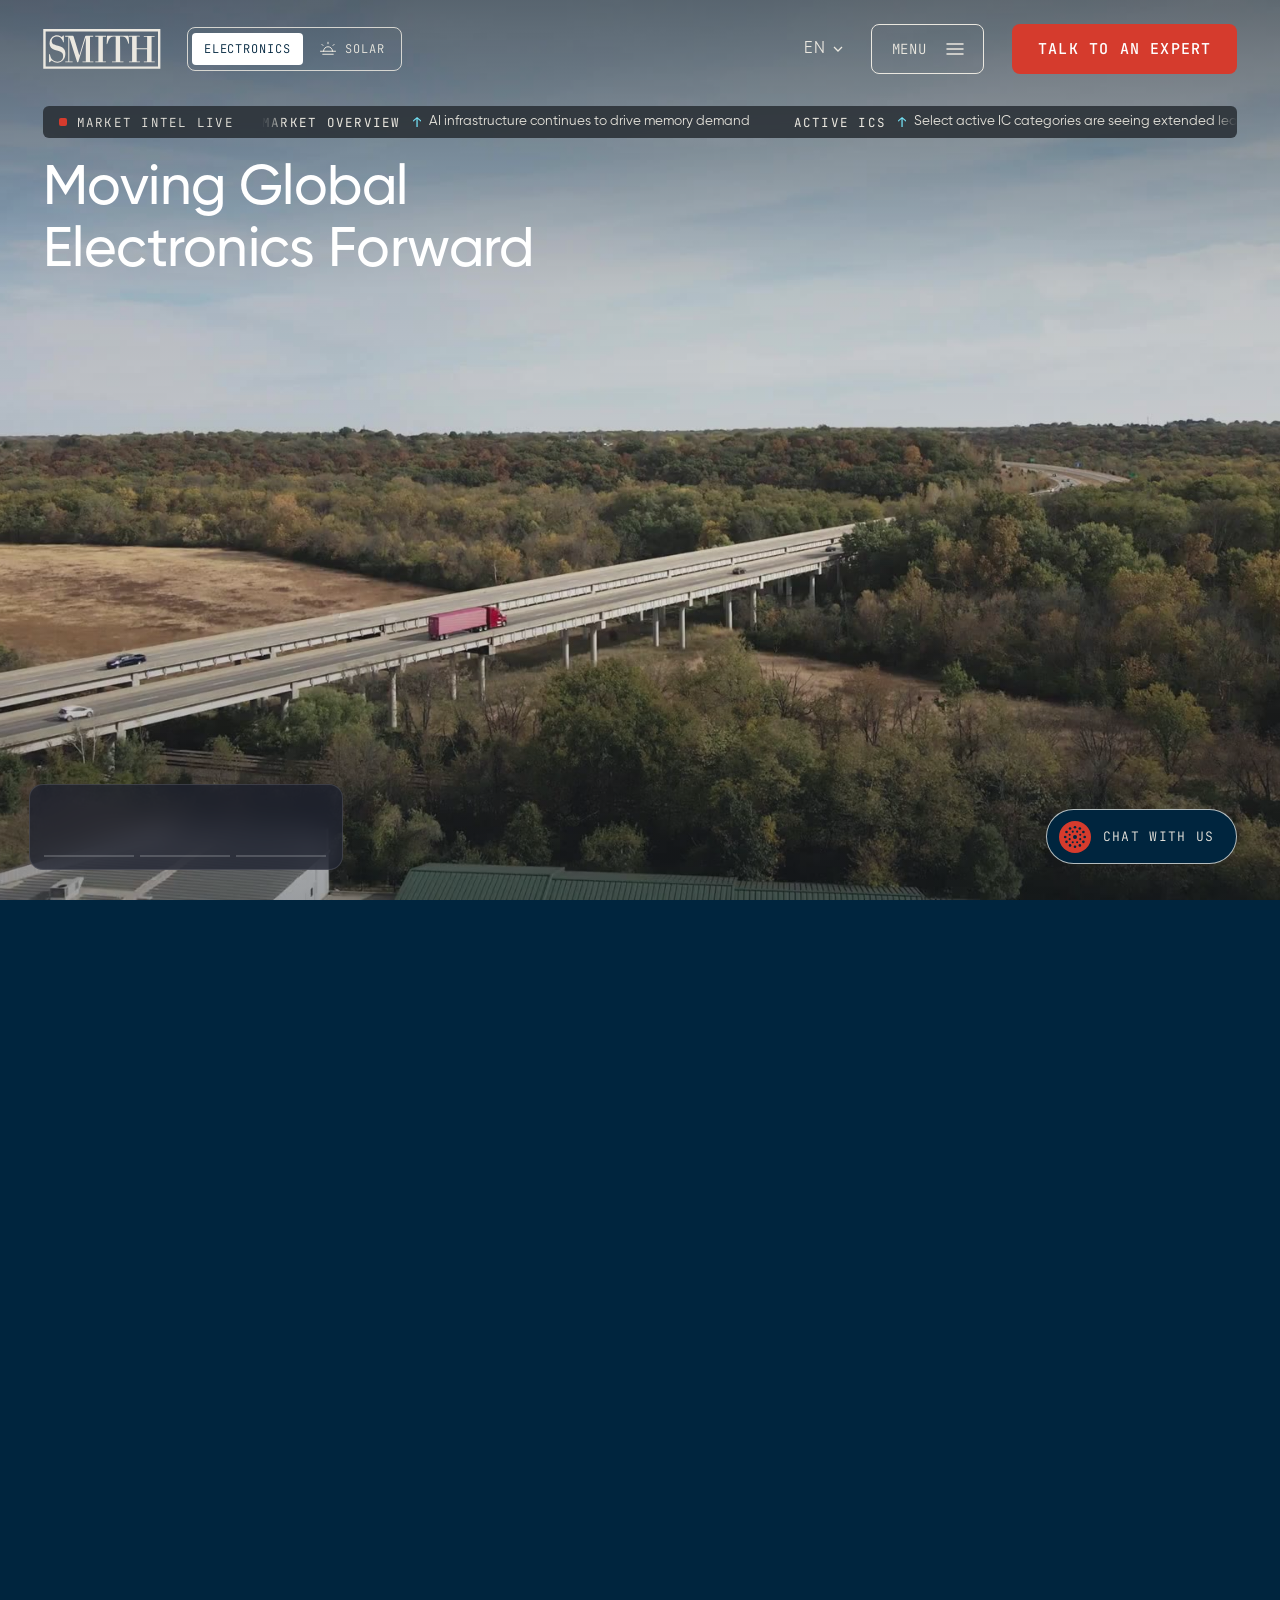
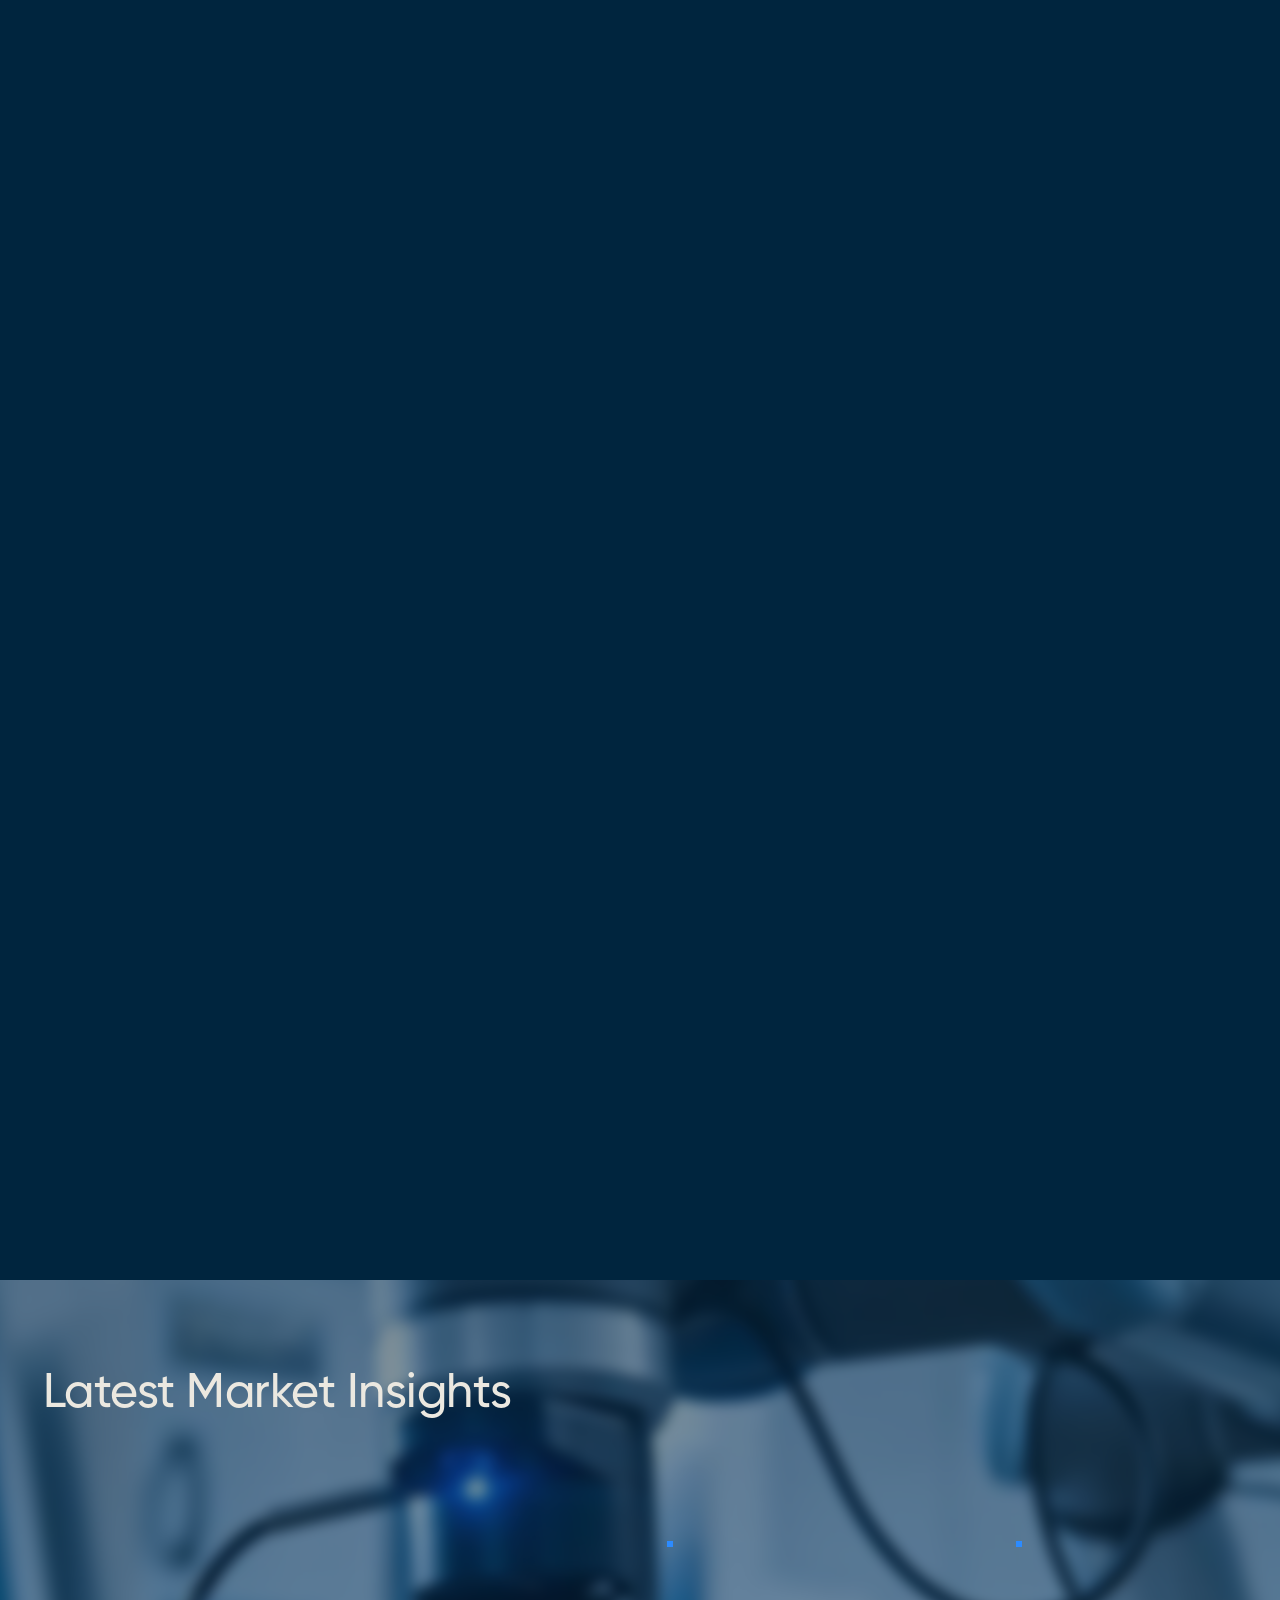
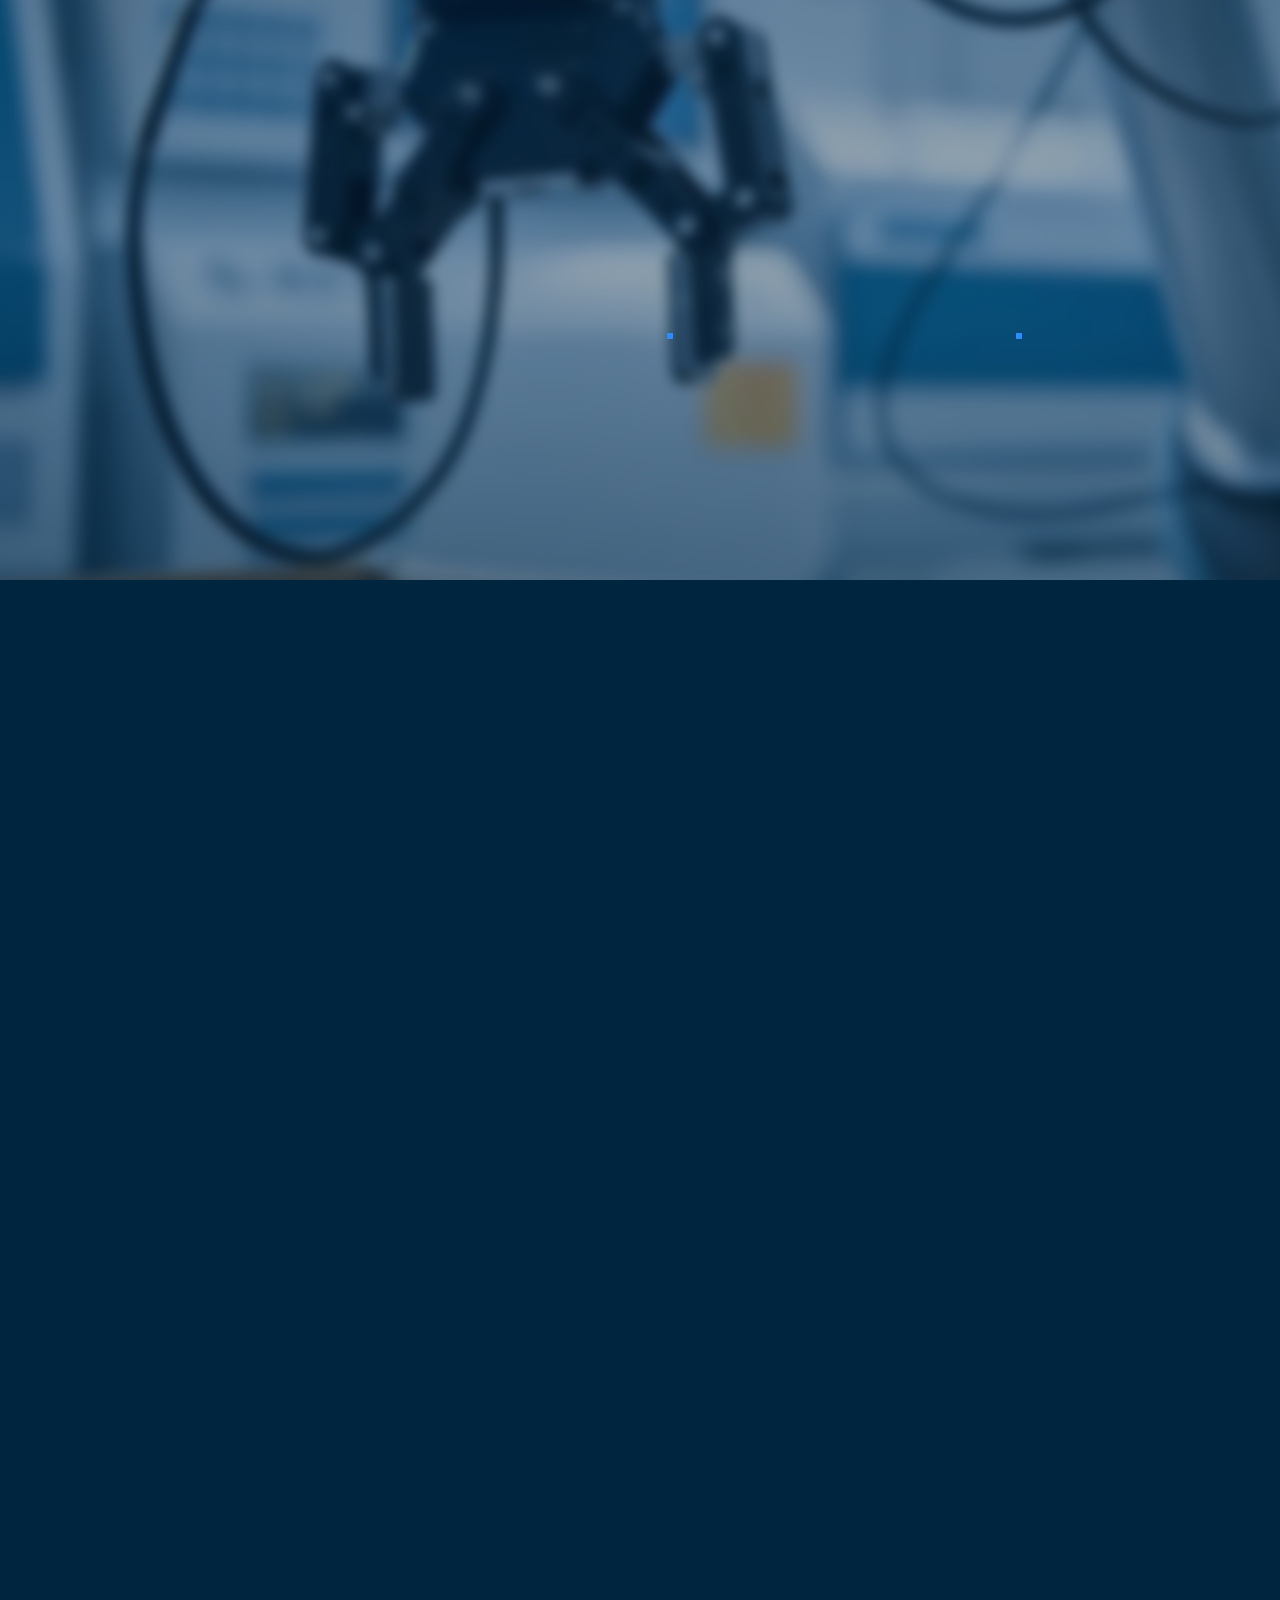
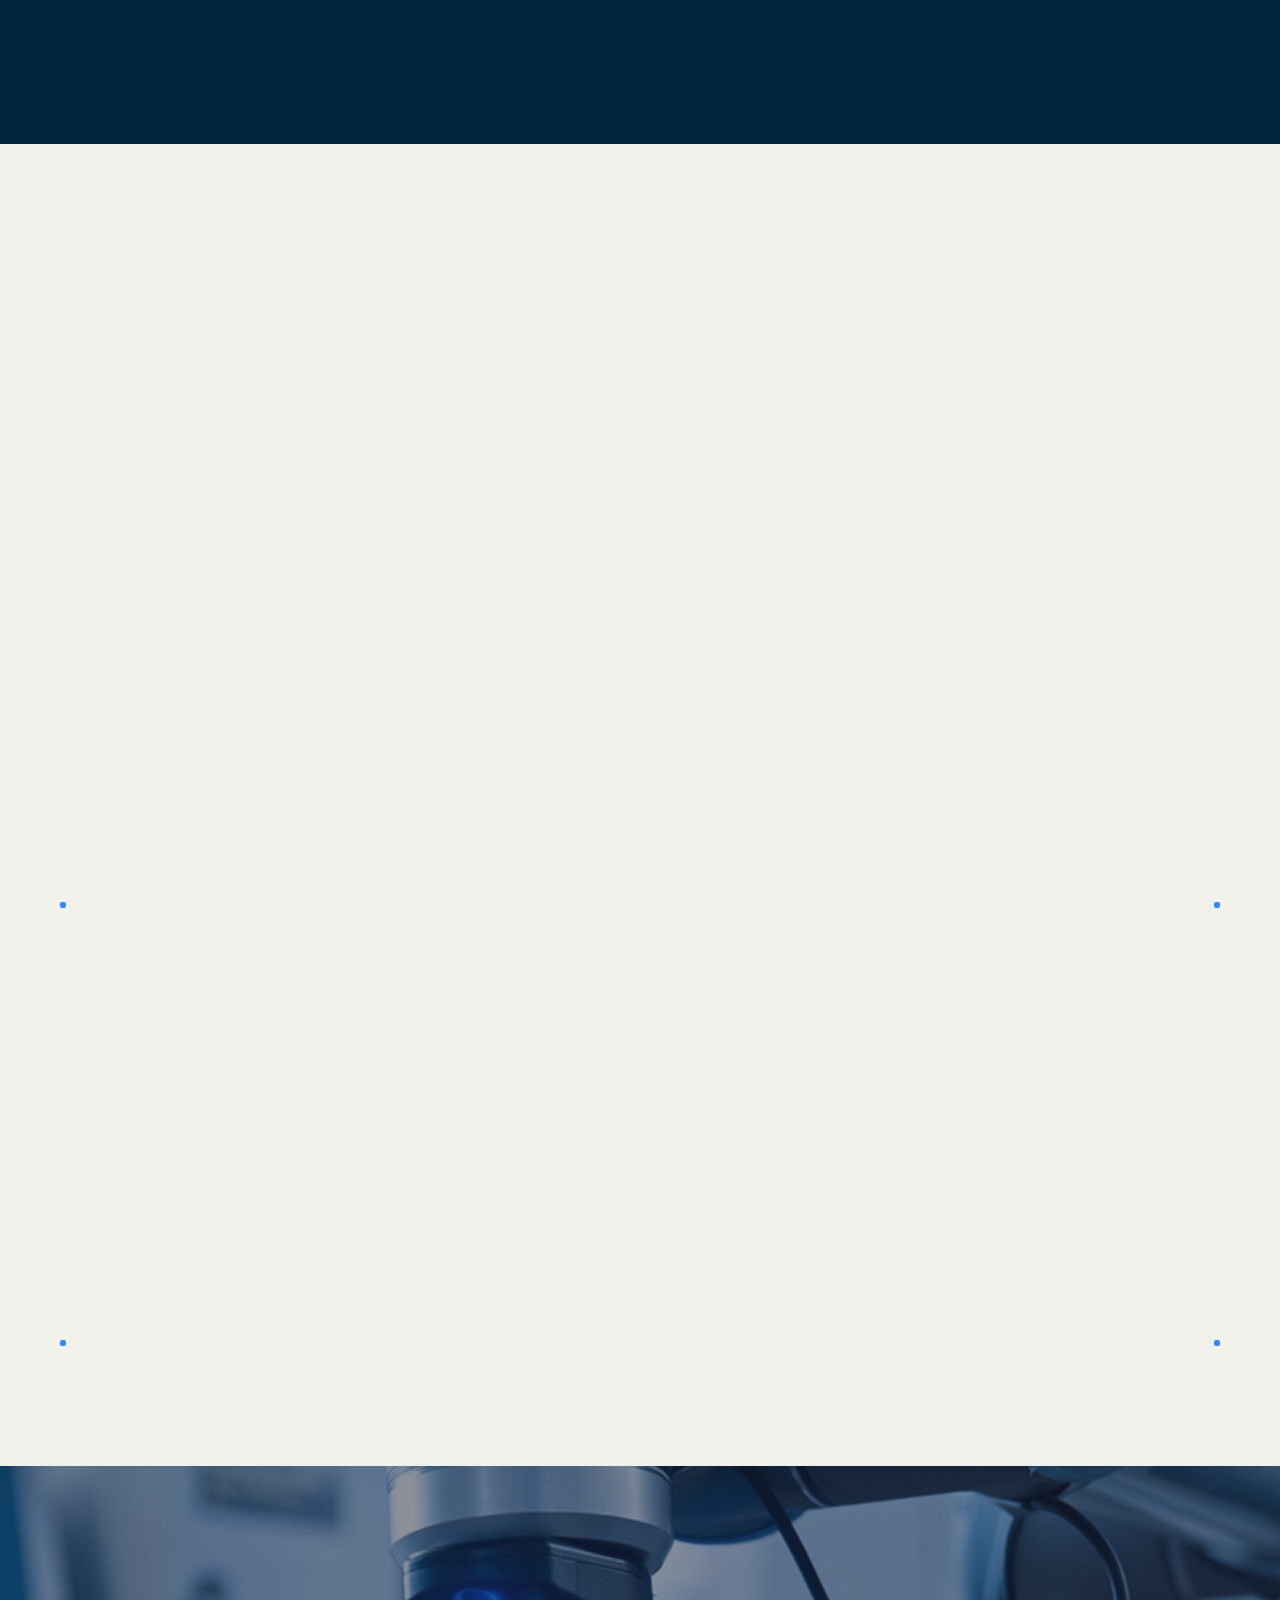
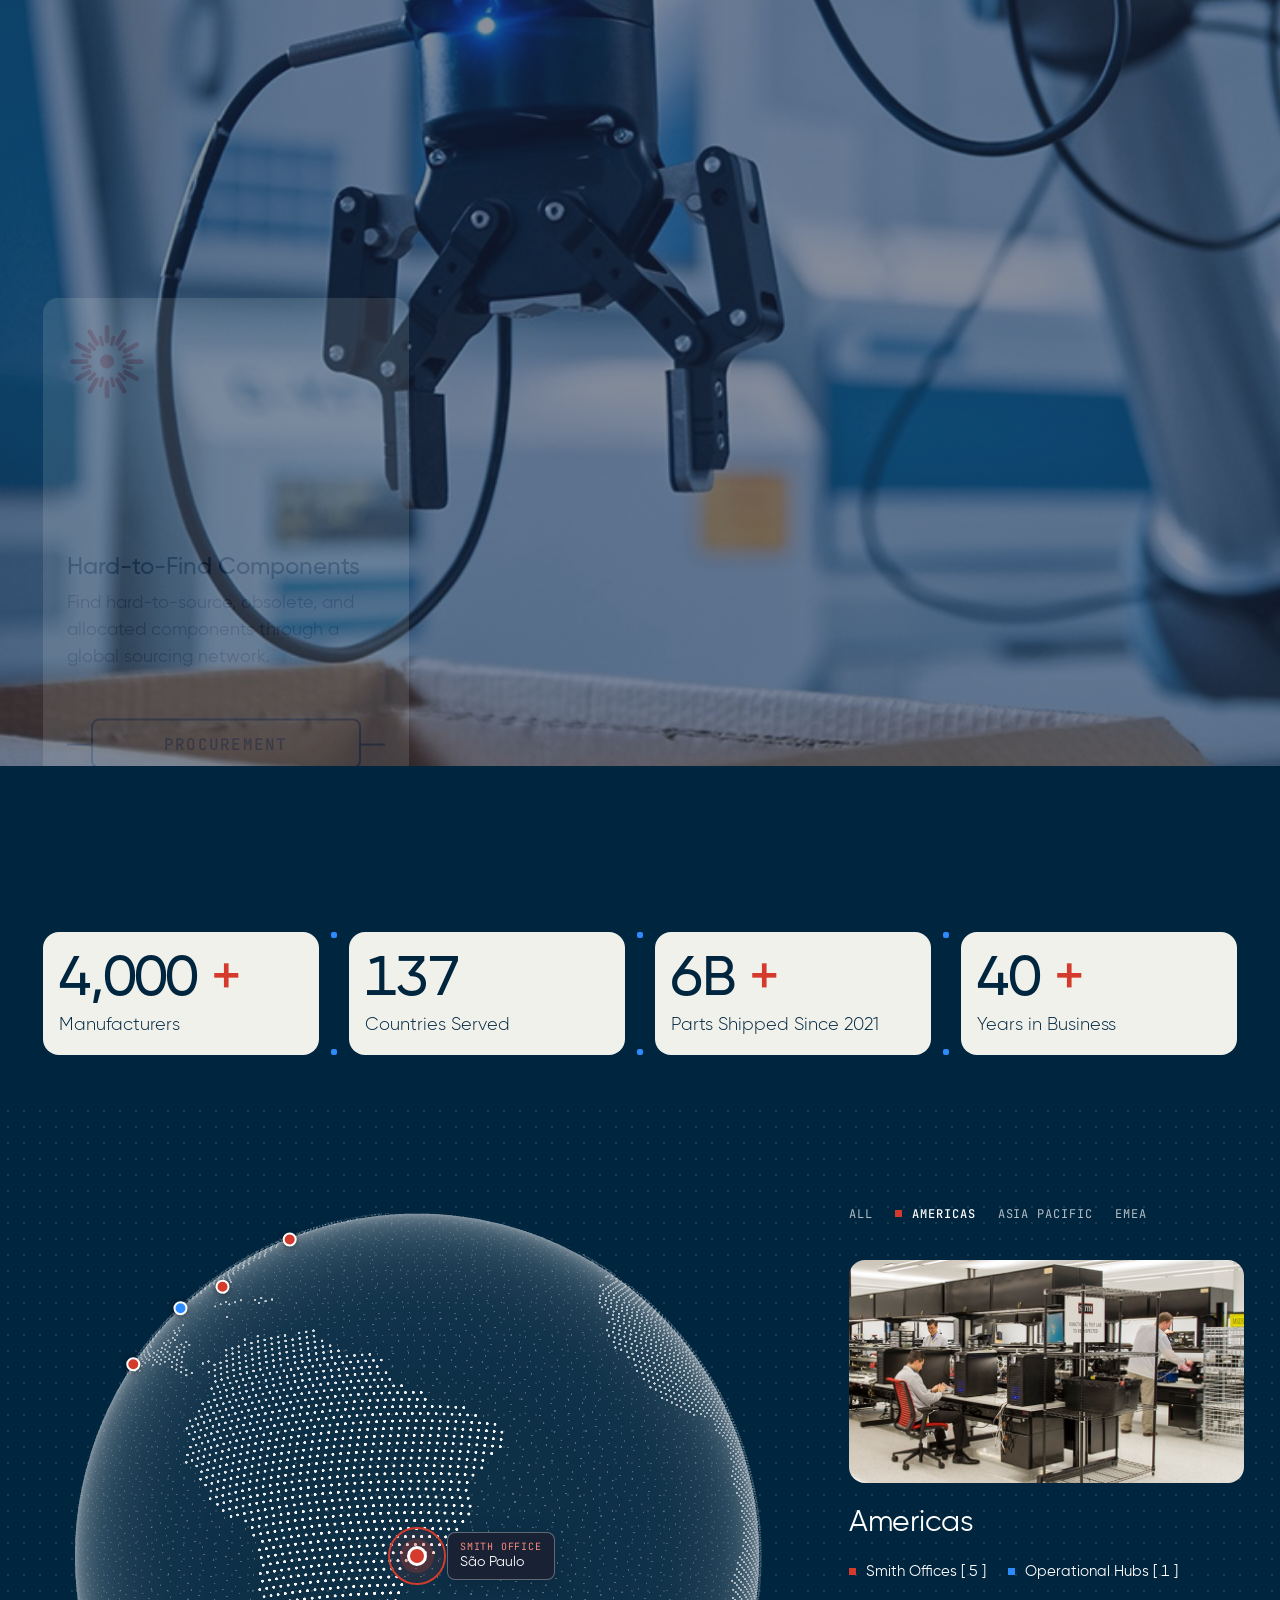
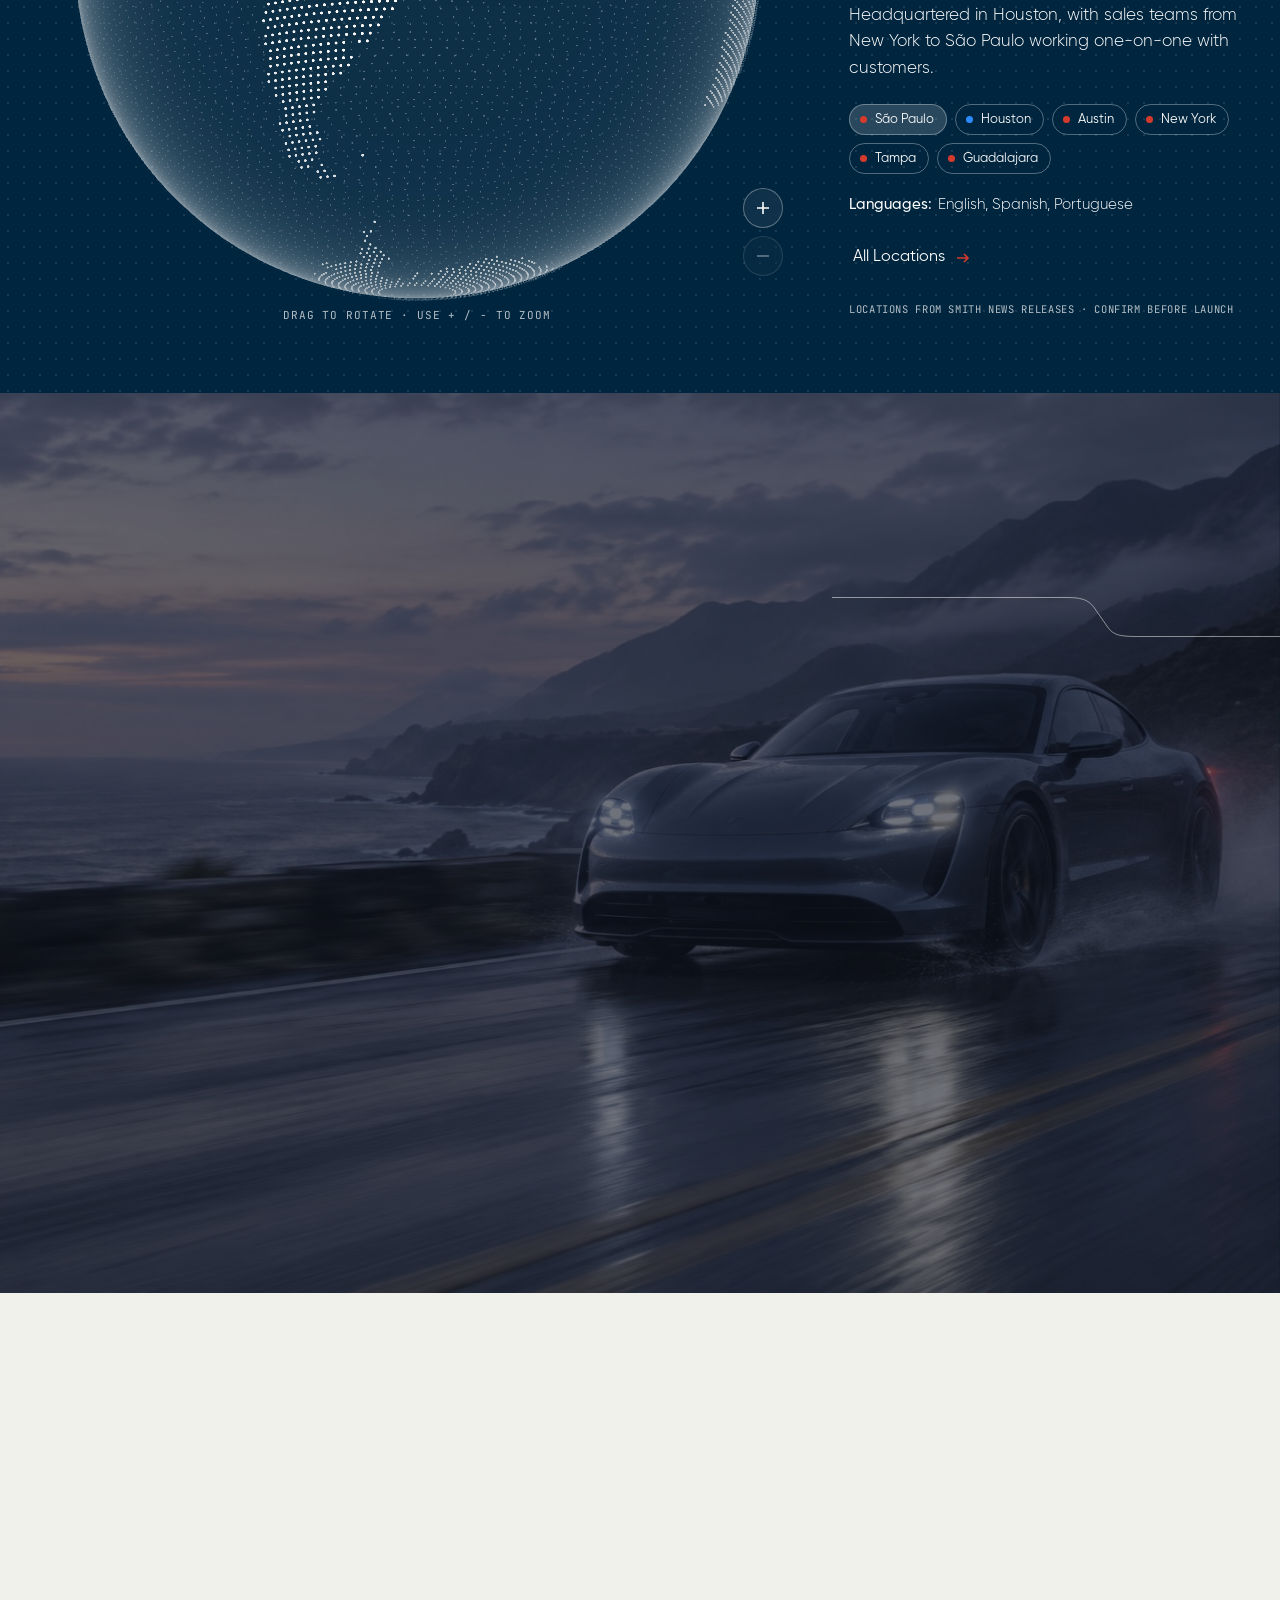
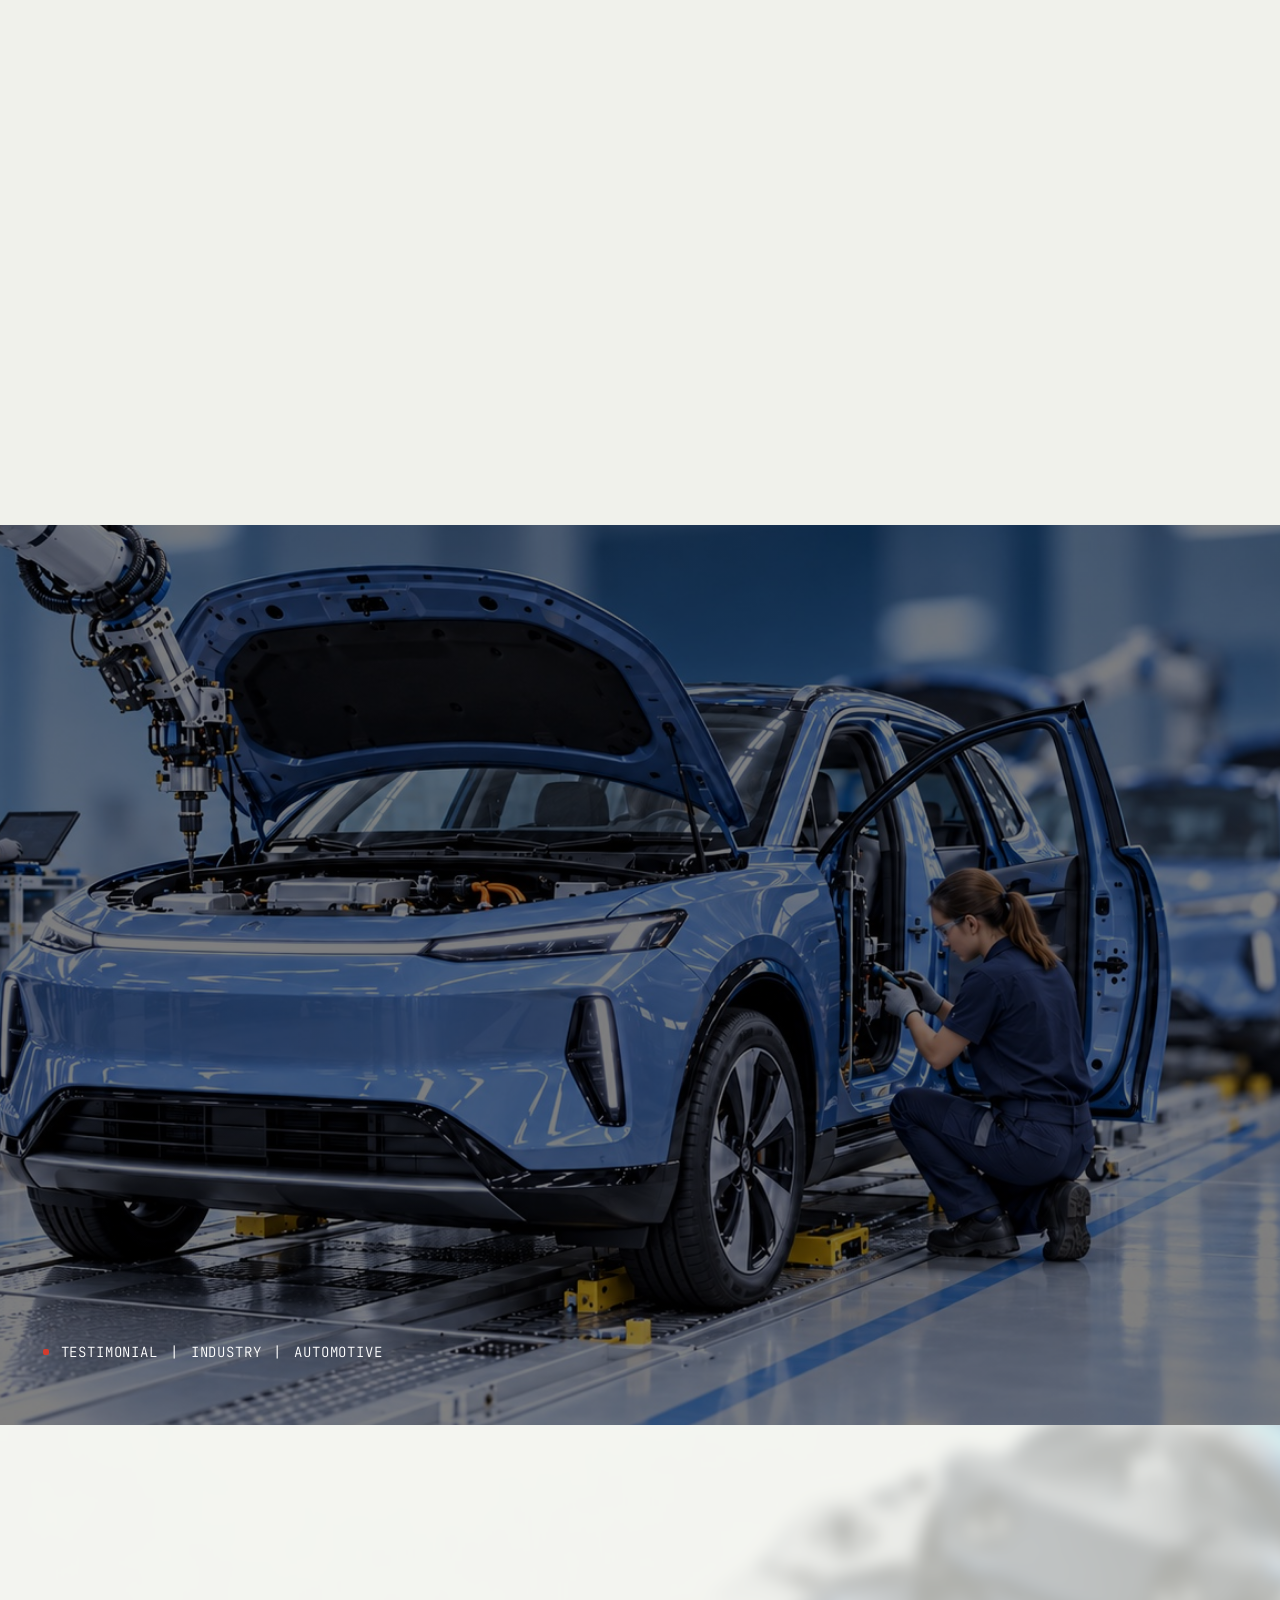
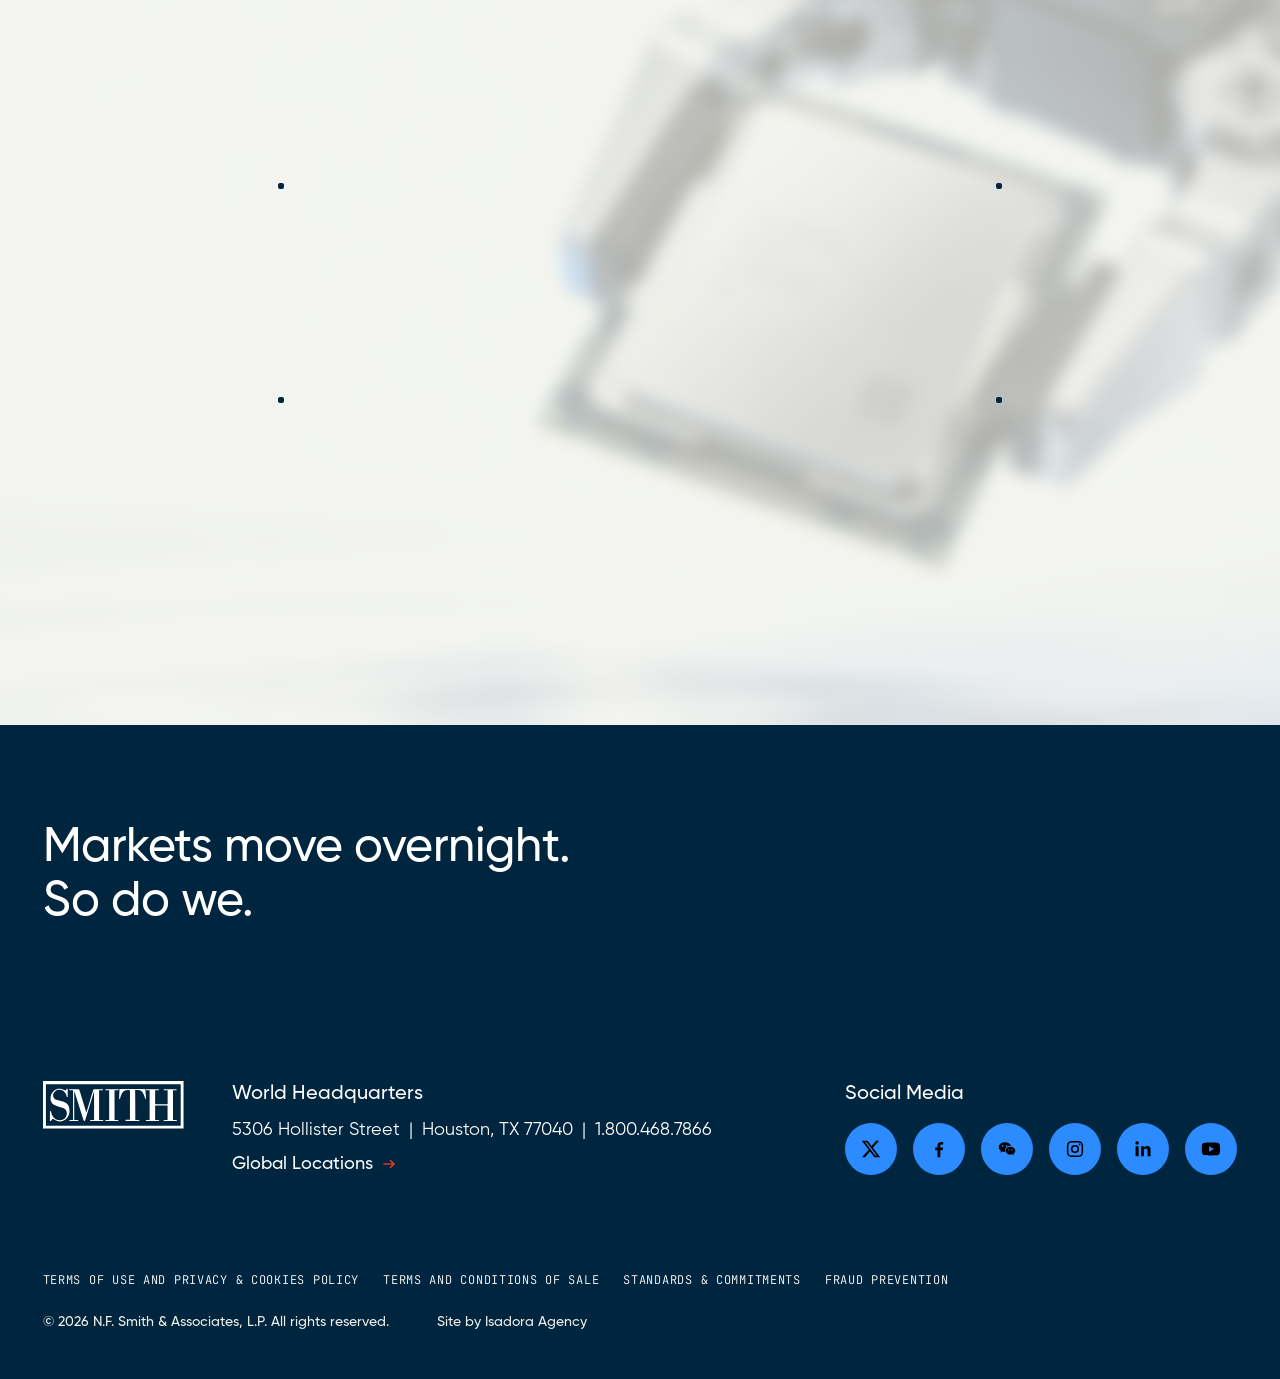
<file: index.html>
<!doctype html>
<html lang="en">
<head>
  <meta charset="utf-8" />
  <meta name="robots" content="noindex, nofollow" />
  <meta name="viewport" content="width=device-width, initial-scale=1" />
  <title>Smith — Moving Global Electronics Forward</title>

  <link rel="preconnect" href="https://fonts.googleapis.com" />
  <link rel="preconnect" href="https://fonts.gstatic.com" crossorigin />
  <link href="https://fonts.googleapis.com/css2?family=JetBrains+Mono:wght@400;500&display=swap" rel="stylesheet" />
  <link rel="preload" href="assets/fonts/Gilroy-Regular.woff2" as="font" type="font/woff2" crossorigin />
  <link rel="preload" href="assets/fonts/Gilroy-Medium.woff2" as="font" type="font/woff2" crossorigin />

  <link rel="stylesheet" href="vendor/lenis.css" />
  <link rel="stylesheet" href="css/style.css?v=53" />
</head>
<body>

  <!-- shared icon sprite -->
  <svg width="0" height="0" style="position:absolute" aria-hidden="true">
    <symbol id="i-arrow" viewBox="0 0 16 16"><path d="M2.5 8h10.5M9 4l4 4-4 4" fill="none" stroke="currentColor" stroke-width="1.6"/></symbol>
    <symbol id="i-mark" viewBox="0 0 24 24" fill="currentColor"><circle cx="12" cy="2.2" r="1.3"/><circle cx="16.85" cy="3.5" r="1.3"/><circle cx="20.4" cy="7.05" r="1.3"/><circle cx="21.7" cy="12" r="1.3"/><circle cx="20.4" cy="16.85" r="1.3"/><circle cx="16.85" cy="20.4" r="1.3"/><circle cx="12" cy="21.7" r="1.3"/><circle cx="7.05" cy="20.4" r="1.3"/><circle cx="3.5" cy="16.85" r="1.3"/><circle cx="2.2" cy="12" r="1.3"/><circle cx="3.5" cy="7.05" r="1.3"/><circle cx="7.05" cy="3.5" r="1.3"/><circle cx="14.15" cy="6.65" r="1.05"/><circle cx="17.25" cy="9.75" r="1.05"/><circle cx="17.25" cy="14.15" r="1.05"/><circle cx="14.15" cy="17.25" r="1.05"/><circle cx="9.75" cy="17.25" r="1.05"/><circle cx="6.65" cy="14.15" r="1.05"/><circle cx="6.65" cy="9.75" r="1.05"/><circle cx="9.75" cy="6.65" r="1.05"/><circle cx="12" cy="12" r="2"/></symbol>
    <symbol id="i-chart" viewBox="0 0 24 24"><path d="M21 21H6.2c-1.1 0-1.7 0-2.1-.2a2 2 0 0 1-.9-.9C3 19.5 3 18.9 3 17.8V3m18 4-5.4 5.4c-.2.2-.3.3-.4.3h-.4c-.1 0-.2-.1-.4-.3l-1.9-1.9c-.2-.2-.3-.3-.4-.3h-.4c-.1 0-.2.1-.4.3L7 15m14-8h-4m4 0v4" fill="none" stroke="currentColor" stroke-width="2" stroke-linecap="round" stroke-linejoin="round"/></symbol>
  </svg>

  <!-- =====================================================
       HEADER — fixed nav (Nav Bar AA) + live market ticker
       ===================================================== -->
  <header class="header">
    <div class="nav">
      <div class="nav__brand">
        <a href="#" class="logo" aria-label="Smith home"><img src="assets/img/logo.svg" alt="Smith" width="120" height="41" /></a>
        <nav class="switch" aria-label="Business unit">
          <a class="switch__btn is-active" href="./" aria-current="page">Electronics</a>
          <a class="switch__btn" href="https://isadoraagency.github.io/smith-solar/" data-site-switch>
            <!-- sun icon, from the Smith Solar nav toggle -->
            <svg class="switch__icon" width="18" height="18" viewBox="0 0 18 18" fill="none" aria-hidden="true"><path d="M9 2.25V3.75M3.98559 5.48559L2.92493 4.42493M14.0143 5.48559L15.075 4.42493M4.5 11.25C4.5 8.76472 6.51472 6.75 9 6.75C11.4853 6.75 13.5 8.76472 13.5 11.25M4.5 11.25H13.5M4.5 11.25H1.5M13.5 11.25H16.5M14.25 14.25H3.75" stroke="currentColor" stroke-linecap="round" stroke-linejoin="round"/></svg>
            Solar
          </a>
        </nav>
      </div>

      <div class="nav__right">
        <button type="button" class="nav__lang">EN <svg width="10" height="6" viewBox="0 0 10 6" fill="none" stroke="currentColor" stroke-width="1.3" aria-hidden="true"><path d="m1 1 4 4 4-4"/></svg></button>
        <button type="button" class="menu-btn" id="menuBtn" aria-expanded="false" aria-controls="siteMenu"><span class="menu-btn__label">Menu</span><svg class="menu-btn__open" width="24" height="24" viewBox="0 0 24 24" fill="none" stroke="currentColor" stroke-width="1.5" stroke-linecap="round" aria-hidden="true"><path d="M4 7h16M4 12h16M4 17h16"/></svg><svg class="menu-btn__close" width="24" height="24" viewBox="0 0 24 24" fill="none" stroke="currentColor" stroke-width="1.6" stroke-linecap="round" aria-hidden="true"><path d="M6 6l12 12M18 6 6 18"/></svg></button>
        <a href="#contact" class="cta">Talk to an Expert</a>
      </div>
    </div>

    <div class="ticker" id="ticker">
      <p class="ticker__live"><i></i>Market Intel Live</p>
      <div class="ticker__viewport">
        <ul class="ticker__track">
          <li><b>Market Overview</b><span class="up">↑</span>AI infrastructure continues to drive memory demand</li>
          <li><b>Active ICs</b><span class="up">↑</span>Select active IC categories are seeing extended lead times</li>
          <li><b>Passives</b><span class="up">↑</span>Pricing pressure increases across MLCCs and resistors</li>
          <li><b>Commodities</b><span class="up">↑</span>Nearline HDD demand centers on 20TB and 24TB drives</li>
          <li><b>Geopolitics</b><span class="up">↑</span>Export-control changes reshaping where high-performance parts can ship</li>
        </ul>
        <!-- a copy of the list is appended by JS for a seamless loop -->
      </div>
    </div>
    <!-- full-screen menu (sm-nav-desktop v2, state=open) — js/nav-menu.js -->
    <div class="site-menu" id="siteMenu" role="dialog" aria-modal="true" aria-label="Menu" hidden data-lenis-prevent>
      <div class="site-menu__inner">
        <ul class="site-menu__primary" aria-label="Menu">
            <li><button type="button" class="site-menu__item" data-panel="services" aria-controls="panel-services">Services<svg class="site-menu__arrow" viewBox="0 0 20 20" aria-hidden="true"><path d="M4 10h12M11 5l5 5-5 5"/></svg></button></li>
            <li><a href="#" class="site-menu__item">Products<svg class="site-menu__arrow" viewBox="0 0 20 20" aria-hidden="true"><path d="M4 10h12M11 5l5 5-5 5"/></svg></a></li>
            <li><button type="button" class="site-menu__item" data-panel="industries" aria-controls="panel-industries">Industries<svg class="site-menu__arrow" viewBox="0 0 20 20" aria-hidden="true"><path d="M4 10h12M11 5l5 5-5 5"/></svg></button></li>
            <li><a href="#" class="site-menu__item">Quality<svg class="site-menu__arrow" viewBox="0 0 20 20" aria-hidden="true"><path d="M4 10h12M11 5l5 5-5 5"/></svg></a></li>
            <li><a href="#" class="site-menu__item">Market Intelligence<svg class="site-menu__arrow" viewBox="0 0 20 20" aria-hidden="true"><path d="M4 10h12M11 5l5 5-5 5"/></svg></a></li>
            <li><button type="button" class="site-menu__item" data-panel="company" aria-controls="panel-company">Company<svg class="site-menu__arrow" viewBox="0 0 20 20" aria-hidden="true"><path d="M4 10h12M11 5l5 5-5 5"/></svg></button></li>
            <li class="site-menu__login-row"><a href="#" class="site-menu__login"><svg class="site-menu__user" viewBox="0 0 24 24" fill="none" stroke="currentColor" stroke-width="1.3" aria-hidden="true"><circle cx="12" cy="8" r="4.2"/><path d="M4 21c.8-4.2 4-6.5 8-6.5s7.2 2.3 8 6.5"/></svg><span>Log in</span></a></li>
        </ul>
        <div class="site-menu__panels">
          <div class="site-menu__panel" id="panel-services" data-panel="services" hidden>
            <p class="site-menu__title">Services</p>
            <ul><li><a class="is-inert" aria-disabled="true" tabindex="-1">Procurement<svg class="site-menu__arrow" viewBox="0 0 20 20" aria-hidden="true"><path d="M4 10h12M11 5l5 5-5 5"/></svg></a></li><li><a href="#">Supply Chain<svg class="site-menu__arrow" viewBox="0 0 20 20" aria-hidden="true"><path d="M4 10h12M11 5l5 5-5 5"/></svg></a></li><li><a href="#">Operational Capabilities<svg class="site-menu__arrow" viewBox="0 0 20 20" aria-hidden="true"><path d="M4 10h12M11 5l5 5-5 5"/></svg></a></li></ul>
          </div>
          <div class="site-menu__panel site-menu__panel--cols" id="panel-industries" data-panel="industries" hidden>
            <p class="site-menu__title">Industries</p>
            <ul><li><a href="industries/aerospace-defense/">Aerospace &amp; Defense<svg class="site-menu__arrow" viewBox="0 0 20 20" aria-hidden="true"><path d="M4 10h12M11 5l5 5-5 5"/></svg></a></li><li><a href="#">Automation<svg class="site-menu__arrow" viewBox="0 0 20 20" aria-hidden="true"><path d="M4 10h12M11 5l5 5-5 5"/></svg></a></li><li><a href="#">Automotive<svg class="site-menu__arrow" viewBox="0 0 20 20" aria-hidden="true"><path d="M4 10h12M11 5l5 5-5 5"/></svg></a></li><li><a href="#">Computing<svg class="site-menu__arrow" viewBox="0 0 20 20" aria-hidden="true"><path d="M4 10h12M11 5l5 5-5 5"/></svg></a></li><li><a href="#">Consumer Electronics<svg class="site-menu__arrow" viewBox="0 0 20 20" aria-hidden="true"><path d="M4 10h12M11 5l5 5-5 5"/></svg></a></li><li><a href="#">Data Centers<svg class="site-menu__arrow" viewBox="0 0 20 20" aria-hidden="true"><path d="M4 10h12M11 5l5 5-5 5"/></svg></a></li><li><a href="#">E-Commerce<svg class="site-menu__arrow" viewBox="0 0 20 20" aria-hidden="true"><path d="M4 10h12M11 5l5 5-5 5"/></svg></a></li><li><a href="#">Education<svg class="site-menu__arrow" viewBox="0 0 20 20" aria-hidden="true"><path d="M4 10h12M11 5l5 5-5 5"/></svg></a></li><li><a href="#">Gaming<svg class="site-menu__arrow" viewBox="0 0 20 20" aria-hidden="true"><path d="M4 10h12M11 5l5 5-5 5"/></svg></a></li><li><a href="#">IoT<svg class="site-menu__arrow" viewBox="0 0 20 20" aria-hidden="true"><path d="M4 10h12M11 5l5 5-5 5"/></svg></a></li><li><a href="#">Medical<svg class="site-menu__arrow" viewBox="0 0 20 20" aria-hidden="true"><path d="M4 10h12M11 5l5 5-5 5"/></svg></a></li><li><a href="#">Oil &amp; Gas<svg class="site-menu__arrow" viewBox="0 0 20 20" aria-hidden="true"><path d="M4 10h12M11 5l5 5-5 5"/></svg></a></li></ul>
          </div>
          <div class="site-menu__panel site-menu__panel--groups" id="panel-company" data-panel="company" hidden>
            <p class="site-menu__title">Company</p>
            <div class="site-menu__groups">
              <div class="site-menu__group"><p class="site-menu__group-title">About Us</p><ul><li><a class="is-inert" aria-disabled="true" tabindex="-1">Smith Advantage<svg class="site-menu__arrow" viewBox="0 0 20 20" aria-hidden="true"><path d="M4 10h12M11 5l5 5-5 5"/></svg></a></li><li><a href="#">Leadership<svg class="site-menu__arrow" viewBox="0 0 20 20" aria-hidden="true"><path d="M4 10h12M11 5l5 5-5 5"/></svg></a></li><li><a href="#">Locations<svg class="site-menu__arrow" viewBox="0 0 20 20" aria-hidden="true"><path d="M4 10h12M11 5l5 5-5 5"/></svg></a></li><li><a href="#">Careers<svg class="site-menu__arrow" viewBox="0 0 20 20" aria-hidden="true"><path d="M4 10h12M11 5l5 5-5 5"/></svg></a></li><li><a href="#">Newsroom<svg class="site-menu__arrow" viewBox="0 0 20 20" aria-hidden="true"><path d="M4 10h12M11 5l5 5-5 5"/></svg></a></li></ul></div>
              <div class="site-menu__group"><p class="site-menu__group-title">Our Values</p><ul><li><a href="#">Corporate Social Responsibility<svg class="site-menu__arrow" viewBox="0 0 20 20" aria-hidden="true"><path d="M4 10h12M11 5l5 5-5 5"/></svg></a></li><li><a href="#">Sustainability<svg class="site-menu__arrow" viewBox="0 0 20 20" aria-hidden="true"><path d="M4 10h12M11 5l5 5-5 5"/></svg></a></li><li><a href="#">Structure &amp; Finance<svg class="site-menu__arrow" viewBox="0 0 20 20" aria-hidden="true"><path d="M4 10h12M11 5l5 5-5 5"/></svg></a></li></ul></div>
            </div>
          </div>
        </div>
      </div>
    </div>
  </header>

  <main>

    <!-- =====================================================
         SECTION 1 + 2 — one pinned "stage"  (colleague's prototype)
         Hero video plays full-screen, then shrinks into the
         big circle while the lines, bubbles and statement
         animate in on the navy background.
         ===================================================== -->
    <section class="stage" id="stage">

      <div class="flow" id="flow" aria-hidden="true">
        <svg class="flow__lines" viewBox="0 0 1440 560" preserveAspectRatio="xMidYMid meet">
          <path class="line" d="M-100 367 H320 C375 367 382 211 460 211 H1640" />
          <path class="line" d="M-100 367 H160 C215 367 218 463 282 463 H650 C712 463 704 367 768 367 H1640" />
          <!-- static markers on the lines (all one size), like the about-section example -->
          <g class="markers">
            <circle class="marker marker--white" cx="90"   cy="367" r="17" />
            <g transform="translate(930 211) rotate(45)"><rect class="marker marker--blue" x="-12" y="-12" width="24" height="24" /></g>
            <circle class="marker marker--red"   cx="1375" cy="211" r="17" />
            <g transform="translate(430 463) rotate(45)"><rect class="marker marker--grey" x="-12" y="-12" width="24" height="24" /></g>
            <circle class="marker marker--red"   cx="900"  cy="367" r="17" />
            <g transform="translate(1290 367) rotate(45)"><rect class="marker marker--blue" x="-12" y="-12" width="24" height="24" /></g>
          </g>
        </svg>

        <span class="flow__slot" id="heroSlot"></span>

        <div class="bubble bubble--dock">
          <video src="assets/dock.mp4?v=2" poster="assets/dock-poster.jpg?v=2" muted loop playsinline preload="metadata"></video>
        </div>
        <div class="bubble bubble--lab">
          <video src="assets/lab.mp4" poster="assets/lab-poster.jpg" muted loop playsinline preload="metadata"></video>
        </div>
      </div>

      <div class="stage__media" id="heroMedia">
        <video id="heroVideo" src="assets/hero.mp4" poster="assets/hero-poster.jpg"
               autoplay muted loop playsinline preload="auto"></video>
        <div class="stage__shade" id="heroShade"></div>
      </div>

      <div class="hero" id="hero">
        <h1 class="hero__title">Moving Global<br />Electronics Forward</h1>
        <!-- sm-hero__smiths-news: three headlines rotate every 5s, red bars track progress; hover pauses -->
        <a href="#" class="news" aria-label="Smith news: Smith will exhibit at electronica Munich 2026, Hall B5, Stand 341. Our commitment to move towards a more sustainable era. New report: power semiconductor supply remains tight.">
          <span class="news__rot" aria-hidden="true">
            <span class="news__item"><i></i><span>Smith will exhibit at electronica Munich 2026, Hall B5, Stand&nbsp;341</span></span>
            <span class="news__item"><i></i><span>Our commitment to move towards a more sustainable era.</span></span>
            <span class="news__item"><i></i><span>New report: Power semiconductor supply remains tight.</span></span>
          </span>
          <span class="news__bar" aria-hidden="true"><i></i><i></i><i></i></span>
        </a>
      </div>

      <!-- words from data-muted-from onward end in beige, like the Figma -->
      <p class="statement" id="statement" data-muted-from="testing">
        Smith combines market insight, global sourcing, and independent quality testing to help supply chains act with confidence.
      </p>
    </section>

    <!-- =====================================================
         SECTION 3 — Latest Market Insights  (colleague's prototype)
         ===================================================== -->
    <section class="insights" id="insights">
      <div class="insights__bg" aria-hidden="true"></div>
      <h2 class="insights__title">Latest Market Insights</h2>

      <div class="insights__rail">
        <div class="track" id="track">

          <a href="#insight" class="card" data-modal-open="insightModal" aria-haspopup="dialog">
            <svg class="card__icon" viewBox="0 0 64 64" fill="currentColor" aria-hidden="true">
              <circle cx="32" cy="32" r="6"/>
              <circle cx="32" cy="19" r="3.2"/><circle cx="32" cy="45" r="3.2"/><circle cx="19" cy="32" r="3.2"/><circle cx="45" cy="32" r="3.2"/>
              <circle cx="23" cy="23" r="3.2"/><circle cx="41" cy="23" r="3.2"/><circle cx="23" cy="41" r="3.2"/><circle cx="41" cy="41" r="3.2"/>
              <circle cx="32" cy="5" r="3.8"/><circle cx="32" cy="59" r="3.8"/><circle cx="5" cy="32" r="3.8"/><circle cx="59" cy="32" r="3.8"/>
              <circle cx="13" cy="13" r="3.8"/><circle cx="51" cy="13" r="3.8"/><circle cx="13" cy="51" r="3.8"/><circle cx="51" cy="51" r="3.8"/>
              <circle cx="21.5" cy="7" r="3.6"/><circle cx="42.5" cy="7" r="3.6"/><circle cx="21.5" cy="57" r="3.6"/><circle cx="42.5" cy="57" r="3.6"/>
              <circle cx="7" cy="21.5" r="3.6"/><circle cx="7" cy="42.5" r="3.6"/><circle cx="57" cy="21.5" r="3.6"/><circle cx="57" cy="42.5" r="3.6"/>
            </svg>
            <div class="card__meta"><span class="tag"><i></i>Semiconductors</span><time>10.13.2026</time></div>
            <h3>Chip sales hit $159.7B in August, up 144% year over year.</h3>
            <span class="card__read">Read <svg width="16" height="12" viewBox="0 0 16 12" fill="none" stroke="currentColor" stroke-width="1.6"><path d="M1 6h13M9.5 1.5 14 6l-4.5 4.5"/></svg></span>
          </a>

          <span class="sep" aria-hidden="true"><i></i><i></i></span>

          <a href="#" class="card">
            <svg class="card__icon" viewBox="0 0 64 64" aria-hidden="true">
              <path fill="currentColor" fill-rule="evenodd" d="M32 2l5.2 8.6 9.8-2.4 1.4 10 9.4 3.8-4.4 9.1 6.6 7.6-8.7 5.2.4 10.1-9.9-.9L36.6 61 32 53.9 27.4 61l-5.2-8.9-9.9.9.4-10.1L4 37.7l6.6-7.6L6.2 21l9.4-3.8 1.4-10 9.8 2.4zM32 23a9 9 0 1 0 0 18 9 9 0 0 0 0-18z"/>
            </svg>
            <div class="card__meta"><span class="tag"><i></i>Passives</span><time>10.8.2026</time></div>
            <h3>Passive demand keeps outpacing inventory.</h3>
            <span class="card__read">Read <svg width="16" height="12" viewBox="0 0 16 12" fill="none" stroke="currentColor" stroke-width="1.6"><path d="M1 6h13M9.5 1.5 14 6l-4.5 4.5"/></svg></span>
          </a>

          <span class="sep" aria-hidden="true"><i></i><i></i></span>

          <a href="#" class="card">
            <svg class="card__icon" viewBox="0 0 64 64" fill="none" stroke="currentColor" stroke-width="2.6" aria-hidden="true">
              <circle cx="32" cy="32" r="27"/>
              <circle cx="32" cy="32" r="6" fill="currentColor" stroke="none"/>
              <ellipse cx="32" cy="17" rx="6" ry="9"/><ellipse cx="32" cy="47" rx="6" ry="9"/>
              <ellipse cx="17" cy="32" rx="9" ry="6"/><ellipse cx="47" cy="32" rx="9" ry="6"/>
              <ellipse cx="21.4" cy="21.4" rx="6" ry="9" transform="rotate(-45 21.4 21.4)"/><ellipse cx="42.6" cy="42.6" rx="6" ry="9" transform="rotate(-45 42.6 42.6)"/>
              <ellipse cx="42.6" cy="21.4" rx="6" ry="9" transform="rotate(45 42.6 21.4)"/><ellipse cx="21.4" cy="42.6" rx="6" ry="9" transform="rotate(45 21.4 42.6)"/>
            </svg>
            <div class="card__meta"><span class="tag"><i></i>Allocation</span><time>9.29.2026</time></div>
            <h3>AI forecasts squeeze traditionally stable segments.</h3>
            <span class="card__read">Read <svg width="16" height="12" viewBox="0 0 16 12" fill="none" stroke="currentColor" stroke-width="1.6"><path d="M1 6h13M9.5 1.5 14 6l-4.5 4.5"/></svg></span>
          </a>

          <span class="sep" aria-hidden="true"><i></i><i></i></span>

          <a href="#" class="card">
            <svg class="card__icon" viewBox="0 0 64 64" aria-hidden="true">
              <g stroke="currentColor" stroke-width="3.4" stroke-linecap="round">
                <line x1="32" y1="4" x2="32" y2="16"/><line x1="32" y1="48" x2="32" y2="60"/>
                <line x1="4" y1="32" x2="16" y2="32"/><line x1="48" y1="32" x2="60" y2="32"/>
                <line x1="12.2" y1="12.2" x2="20.7" y2="20.7"/><line x1="43.3" y1="43.3" x2="51.8" y2="51.8"/>
                <line x1="12.2" y1="51.8" x2="20.7" y2="43.3"/><line x1="43.3" y1="20.7" x2="51.8" y2="12.2"/>
                <line x1="21.3" y1="6.2" x2="24.3" y2="13.5"/><line x1="39.7" y1="50.5" x2="42.7" y2="57.8"/>
                <line x1="6.2" y1="42.7" x2="13.5" y2="39.7"/><line x1="50.5" y1="24.3" x2="57.8" y2="21.3"/>
                <line x1="42.7" y1="6.2" x2="39.7" y2="13.5"/><line x1="24.3" y1="50.5" x2="21.3" y2="57.8"/>
                <line x1="6.2" y1="21.3" x2="13.5" y2="24.3"/><line x1="50.5" y1="39.7" x2="57.8" y2="42.7"/>
              </g>
              <circle cx="32" cy="32" r="6.5" fill="currentColor"/>
            </svg>
            <div class="card__meta"><span class="tag"><i></i>Networking</span><time>9.24.2026</time></div>
            <h3>AI networking drives demand for InfiniBand and NICs.</h3>
            <span class="card__read">Read <svg width="16" height="12" viewBox="0 0 16 12" fill="none" stroke="currentColor" stroke-width="1.6"><path d="M1 6h13M9.5 1.5 14 6l-4.5 4.5"/></svg></span>
          </a>

          <span class="sep" aria-hidden="true"><i></i><i></i></span>

          <a href="#" class="card">
            <svg class="card__icon" viewBox="0 0 64 64" fill="currentColor" aria-hidden="true">
              <rect x="26" y="3"  width="12" height="12" rx="2" transform="rotate(45 32 9)"/>
              <rect x="26" y="49" width="12" height="12" rx="2" transform="rotate(45 32 55)"/>
              <rect x="3"  y="26" width="12" height="12" rx="2" transform="rotate(45 9 32)"/>
              <rect x="49" y="26" width="12" height="12" rx="2" transform="rotate(45 55 32)"/>
              <rect x="15.5" y="15.5" width="8" height="8" rx="1.5" transform="rotate(45 19.5 19.5)"/>
              <rect x="40.5" y="15.5" width="8" height="8" rx="1.5" transform="rotate(45 44.5 19.5)"/>
              <rect x="15.5" y="40.5" width="8" height="8" rx="1.5" transform="rotate(45 19.5 44.5)"/>
              <rect x="40.5" y="40.5" width="8" height="8" rx="1.5" transform="rotate(45 44.5 44.5)"/>
              <rect x="24" y="24" width="16" height="16" rx="3" transform="rotate(45 32 32)"/>
            </svg>
            <div class="card__meta"><span class="tag"><i></i>Memory</span><time>9.9.2026</time></div>
            <h3>AI infrastructure continues to drive memory demand.</h3>
            <span class="card__read">Read <svg width="16" height="12" viewBox="0 0 16 12" fill="none" stroke="currentColor" stroke-width="1.6"><path d="M1 6h13M9.5 1.5 14 6l-4.5 4.5"/></svg></span>
          </a>

          <span class="sep" aria-hidden="true"><i></i><i></i></span>

          <a href="#" class="card">
            <svg class="card__icon" viewBox="0 0 64 64" fill="none" stroke="currentColor" stroke-width="3.6" stroke-linecap="round" aria-hidden="true">
              <path d="M32 5a27 27 0 0 1 27 27"/><path d="M32 17a15 15 0 0 1 15 15"/>
              <path d="M5 32A27 27 0 0 1 32 5" opacity=".55"/><path d="M59 32a27 27 0 0 1-27 27" opacity=".55"/>
              <path d="M32 59A27 27 0 0 1 5 32" opacity=".3"/>
              <circle cx="32" cy="32" r="6" fill="currentColor" stroke="none"/>
            </svg>
            <div class="card__meta"><span class="tag"><i></i>Supply</span><time>9.2.2026</time></div>
            <h3>Power semiconductor supply remains tight into 2027.</h3>
            <span class="card__read">Read <svg width="16" height="12" viewBox="0 0 16 12" fill="none" stroke="currentColor" stroke-width="1.6"><path d="M1 6h13M9.5 1.5 14 6l-4.5 4.5"/></svg></span>
          </a>

        </div>
      </div>
    </section>

    <!-- =====================================================
         SECTION 4 — Market chart  (sm-chart)
         ===================================================== -->
    <section class="section section--paper chart-section" id="chart" data-nav="light">
      <div class="chart reveal" data-nav="dark">
        <h2 class="chart__title">Open-Market Demand Is Rising</h2>
        <p class="meta meta--light"><i></i>Market Insights <span>|</span> Open Market Demand Trends <svg aria-hidden="true"><use href="#i-chart"/></svg></p>

        <div class="chart__plot">
          <svg viewBox="-4 -8 1160 380" preserveAspectRatio="none" class="chart__svg" aria-label="Open-market demand by product type, July 2025 to March 2026. All products and ICs rise most; passives and memory stay steady." role="img">
            <defs><clipPath id="chartReveal"><rect id="chartRevealRect" x="-4" y="-40" width="0" height="440" /></clipPath></defs>
            <g clip-path="url(#chartReveal)">
            <g class="chart__series" data-label="All">
              <path class="chart__glow" d="M0 112L8 114L16 110L25 112L33 130L41 141L49 123L58 44L66 20L74 13L82 18L90 9L99 11L107 2L115 0L123 7L132 40L140 37L148 37L156 22L165 26L173 15L181 18L189 15L197 22L206 53L214 73L222 81L230 86L239 121L247 117L255 121L263 119L271 117L280 121L288 128L296 128L304 110L313 97L321 86L329 95L337 90L345 99L354 73L362 68L370 70L378 79L387 84L395 79L403 97L411 103L420 99L428 92L436 99L444 152L452 169L461 161L469 145L477 108L485 90L494 84L502 70L510 53L518 26L526 18L535 20L543 46L551 64L559 73L568 90L576 97L584 101L592 101L600 112L609 123L617 117L625 101L633 106L642 106L650 99L658 108L666 108L675 123L683 132L691 136L699 183L707 200L716 194L724 178L732 165L740 156L749 123L757 92L765 26L773 15L781 11L790 13L798 20L806 22L814 68L823 92L831 103L839 117L847 112L855 114L864 110L872 112L880 101L888 92L897 57L905 44L913 48L921 57L930 66L938 79L946 90L954 88L962 84L971 64L979 57L987 55L995 46L1004 44L1012 48L1020 55"/>
            </g>
            <g class="chart__series" data-label="ICs">
              <path class="chart__glow" d="M0 196L8 197L16 195L25 196L33 208L41 215L49 203L58 151L66 135L74 131L82 134L90 128L99 129L107 123L115 122L123 126L132 148L140 147L148 147L156 137L165 139L173 132L181 134L189 132L197 137L206 157L214 170L222 176L230 179L239 202L247 199L255 202L263 200L271 199L280 202L288 206L296 206L304 195L313 186L321 179L329 184L337 181L345 187L354 170L362 167L370 168L378 174L387 177L395 174L403 186L411 190L420 187L428 183L436 187L444 222L452 234L461 228L469 218L477 193L485 181L494 177L502 168L510 157L518 139L526 134L535 135L543 152L551 164L559 170L568 181L576 186L584 189L592 189L600 196L609 203L617 199L625 189L633 192L642 192L650 187L658 193L666 193L675 203L683 209L691 212L699 242L707 254L716 250L724 239L732 231L740 225L749 203L757 183L765 139L773 132L781 129L790 131L798 135L806 137L814 167L823 183L831 190L839 199L847 196L855 197L864 195L872 196L880 189L888 183L897 160L905 151L913 154L921 160L930 166L938 174L946 181L954 180L962 177L971 164L979 160L987 158L995 152L1004 151L1012 154L1020 158"/>
            </g>
            <g class="chart__series" data-label="Passives">
              <path class="chart__glow" d="M0 278L8 279L16 278L25 278L33 282L41 284L49 281L58 265L66 261L74 260L82 260L90 259L99 259L107 257L115 257L123 258L132 265L140 264L148 264L156 261L165 262L173 260L181 260L189 260L197 261L206 267L214 271L222 273L230 273L239 280L247 279L255 280L263 280L271 279L280 280L288 281L296 281L304 278L313 275L321 273L329 275L337 274L345 276L354 271L362 270L370 270L378 272L387 273L395 272L403 275L411 277L420 276L428 275L436 276L444 286L452 289L461 288L469 285L477 278L485 274L494 273L502 270L510 267L518 262L526 260L535 261L543 266L551 269L559 271L568 274L576 275L584 276L592 276L600 278L609 281L617 279L625 276L633 277L642 277L650 276L658 278L666 278L675 281L683 282L691 283L699 292L707 295L716 294L724 291L732 289L740 287L749 281L757 275L765 262L773 260L781 259L790 260L798 261L806 261L814 270L823 275L831 277L839 279L847 278L855 279L864 278L872 278L880 276L888 275L897 268L905 265L913 266L921 268L930 270L938 272L946 274L954 274L962 273L971 269L979 268L987 268L995 266L1004 265L1012 266L1020 268"/>
            </g>
            <g class="chart__series" data-label="Memory">
              <path class="chart__glow" d="M0 328L8 328L16 327L25 327L33 328L41 328L49 327L58 323L66 322L74 321L82 321L90 321L99 321L107 320L115 320L123 320L132 322L140 321L148 321L156 320L165 320L173 320L181 320L189 319L197 320L206 321L214 322L222 322L230 323L239 324L247 324L255 324L263 324L271 324L280 324L288 324L296 324L304 323L313 322L321 321L329 321L337 321L345 321L354 320L362 319L370 319L378 320L387 320L395 320L403 320L411 321L420 320L428 320L436 320L444 323L452 324L461 323L469 322L477 320L485 319L494 318L502 317L510 316L518 315L526 314L535 314L543 315L551 316L559 317L568 317L576 318L584 318L592 318L600 318L609 319L617 318L625 317L633 317L642 317L650 317L658 317L666 317L675 318L683 318L691 318L699 320L707 321L716 321L724 320L732 319L740 318L749 316L757 315L765 311L773 310L781 310L790 310L798 310L806 310L814 312L823 314L831 314L839 315L847 314L855 314L864 314L872 314L880 313L888 312L897 310L905 310L913 310L921 310L930 310L938 311L946 311L954 311L962 311L971 310L979 309L987 309L995 308L1004 308L1012 308L1020 308"/>
            </g>
            </g>
          </svg>
          <!-- end-of-line markers + labels are positioned by JS from each path's last point -->
          <div class="chart__labels" id="chartLabels" aria-hidden="true"></div>
          <ol class="chart__axis" aria-hidden="true">
            <li>Jul 2025</li><li>Sep 2025</li><li>Nov 2025</li><li>Jan 2026</li><li>Mar 2026</li>
          </ol>
        </div>
        <p class="chart__caption">All Products by Product Type</p>
      </div>
    </section>

    <!-- =====================================================
         SECTION 5 — Market quote
         ===================================================== -->
    <section class="section section--paper quote" id="quote" data-nav="light">
      <div class="quote__frame">
        <span class="board-dots" aria-hidden="true"><i></i><i></i></span>
        <div class="quote__body reveal">
          <p class="meta"><i></i>Market Insights <span>|</span> Open Market Demand Trends <svg aria-hidden="true"><use href="#i-chart"/></svg></p>
          <h2 class="quote__text">Our data shows continued momentum driven by AI infrastructure and persistent supply constraints.</h2>
          <a href="#" class="btn btn--secondary"><span>View the Full Report</span></a>
        </div>
        <span class="board-dots" aria-hidden="true"><i></i><i></i></span>
      </div>
    </section>

    <!-- =====================================================
         SECTION 6 — From market change to customer impact
         ===================================================== -->
    <section class="section impact" id="impact">
      <div class="photo-bg photo-bg--impact" aria-hidden="true"></div>
      <h2 class="section__title section__title--inverse reveal">From market change<br />to customer impact</h2>

      <div class="impact__cards">
        <article class="svc-card">
          <img class="svc-card__icon" src="assets/img/icon-sourcing.svg" alt="" width="80" height="80" />
          <div class="svc-card__stack">
            <div>
              <h3>Hard-to-Find Components</h3>
              <p>Find hard-to-source, obsolete, and allocated components through a global sourcing network.</p>
            </div>
            <a class="btn btn--secondary btn--link is-inert" aria-disabled="true" tabindex="-1"><span>Procurement</span></a>
          </div>
        </article>
        <article class="svc-card">
          <img class="svc-card__icon" src="assets/img/icon-intel.svg" alt="" width="80" height="80" />
          <div class="svc-card__stack">
            <div>
              <h3>Facing Supply or Pricing Uncertainty</h3>
              <p>Turn changing lead times, availability, and pricing into practical sourcing decisions.</p>
            </div>
            <a href="#" class="btn btn--secondary btn--link"><span>Operations</span></a>
          </div>
        </article>
        <article class="svc-card">
          <img class="svc-card__icon" src="assets/img/icon-production.svg" alt="" width="80" height="80" />
          <div class="svc-card__stack">
            <div>
              <h3>Keep Production Moving</h3>
              <p>Keep production moving with proactive supply planning and flexible sourcing support.</p>
            </div>
            <a href="#" class="btn btn--secondary btn--link"><span>Supply Chain</span></a>
          </div>
        </article>
      </div>
    </section>

    <!-- =====================================================
         SECTION 7 — Global reach  (stats + interactive globe)
         ===================================================== -->
    <section class="section section--cobalt reach" id="reach">
      <h2 class="section__title section__title--inverse reveal">Global reach. Local accountability</h2>

      <ul class="stats">
        <li class="stat"><b data-count="4000" data-suffix=" +">4,000 <span class="plus">+</span></b><span>Manufacturers</span></li>
        <li class="board-dots" aria-hidden="true"><i></i><i></i></li>
        <li class="stat"><b data-count="137">137</b><span>Countries Served</span></li>
        <li class="board-dots" aria-hidden="true"><i></i><i></i></li>
        <li class="stat"><b data-count="6" data-suffix="B +">6B <span class="plus">+</span></b><span>Parts Shipped Since 2021</span></li>
        <li class="board-dots" aria-hidden="true"><i></i><i></i></li>
        <li class="stat"><b data-count="40" data-suffix=" +">40 <span class="plus">+</span></b><span>Years in Business</span></li>
      </ul>

      <iframe class="reach__globe" id="globeFrame" src="globe/index.html?embed&amp;v=3" title="Smith offices and manufacturing hubs on an interactive globe" loading="lazy"></iframe>
    </section>

    <!-- =====================================================
         SECTION 8 — Industries
         ===================================================== -->
    <section class="section industries" id="industries">
      <!-- one photo per industry; hovering (or tapping) an industry cross-fades to it -->
      <div class="industries__media" data-ind-media aria-hidden="true">
        <img class="industries__layer" src="assets/img/industry-aerospace.jpg" alt="" data-ind-layer="0" loading="lazy" />
        <img class="industries__layer is-active" src="assets/img/industry.jpg" alt="" data-ind-layer="1" />
        <img class="industries__layer" src="assets/img/industry-consumer.jpg" alt="" data-ind-layer="2" loading="lazy" />
        <img class="industries__layer" src="assets/img/industry-datacenter.jpg" alt="" data-ind-layer="3" loading="lazy" />
        <img class="industries__layer" src="assets/img/industry-education.jpg" alt="" data-ind-layer="4" loading="lazy" />
        <img class="industries__layer" src="assets/img/industries-mobile.jpg" alt="" data-ind-layer="5" loading="lazy" />
        <img class="industries__layer" src="assets/img/industry-healthcare.jpg" alt="" data-ind-layer="6" loading="lazy" />
        <img class="industries__layer" src="assets/img/industry-oilgas.jpg" alt="" data-ind-layer="7" loading="lazy" />
      </div>
      <div class="industries__inner">
        <h2 class="section__title section__title--inverse reveal">Industries evolve.<br />Expertise delivers.</h2>
        <ul class="industries__list" id="industryList" aria-label="Industries">
          <li><button type="button" class="industries__item" data-ind="0" aria-pressed="false">Aerospace and Defense</button></li>
          <li><button type="button" class="industries__item" data-ind="1" aria-pressed="false">Automotive</button></li>
          <li><button type="button" class="industries__item" data-ind="2" aria-pressed="false">Consumer Electronics</button></li>
          <li><button type="button" class="industries__item" data-ind="3" aria-pressed="false">Data Center</button></li>
          <li><button type="button" class="industries__item" data-ind="4" aria-pressed="false">Education</button></li>
          <li><button type="button" class="industries__item" data-ind="5" aria-pressed="false">Gaming</button></li>
          <li><button type="button" class="industries__item" data-ind="6" aria-pressed="false">Healthcare &amp; Medical</button></li>
          <li><button type="button" class="industries__item" data-ind="7" aria-pressed="false">Oil &amp; Gas</button></li>
          <span class="industries__dot" data-ind-dot aria-hidden="true"></span>
          <!-- same line as the Smith Solar product categories: shape, size and stretch -->
          <svg class="industries__line" data-ind-line viewBox="0 0 520 80" aria-hidden="true">
            <path d="M0 1H270C290 1 296 8 302 22L318 62C324 76 332 79 350 79H520" fill="none" stroke="currentColor" stroke-width="1" vector-effect="non-scaling-stroke" />
          </svg>
        </ul>
      </div>
    </section>

    <!-- =====================================================
         SECTION 9 — New and Advanced Technologies
         ===================================================== -->
    <section class="section section--paper tech" id="tech" data-nav="light">
      <div class="tech__head reveal">
        <h2 class="section__title">New and Advanced Technologies</h2>
        <a href="#" class="link">Smith Quality <svg aria-hidden="true"><use href="#i-arrow"/></svg></a>
      </div>

      <div class="tech__row">
        <article class="product">
          <div class="product__media">
            <img src="assets/img/argus.jpg" alt="" loading="lazy" />
            <p class="product__tag"><span class="product__mark"><svg aria-hidden="true"><use href="#i-mark"/></svg></span>AI-Powered Visual Inspection at Scale</p>
          </div>
          <div class="product__body">
            <h3><span>ARGUS</span><span class="product__mark-sym">TM</span></h3>
            <p>Smith’s AI-powered visual-inspection software captures and analyzes high-resolution images of every component surface to detect anomalies and flag parts for review.</p>
          </div>
        </article>
        <article class="product">
          <div class="product__media">
            <img src="assets/img/swipe.jpg" alt="" loading="lazy" />
            <p class="product__tag"><span class="product__mark"><svg aria-hidden="true"><use href="#i-mark"/></svg></span>Scale Inspections with AI Precision</p>
          </div>
          <div class="product__body">
            <h3><span class="is-upper">Swipe</span><span class="product__mark-sym">®</span></h3>
            <p>Smith’s patented solution for storage devices assesses functionality, records identifying info, and securely removes data. The proprietary wiping algorithm adapts to your data-security needs.</p>
          </div>
        </article>
        <article class="product">
          <div class="product__media">
            <img src="assets/img/obelisk.jpg" alt="" loading="lazy" />
            <p class="product__tag"><span class="product__mark"><svg aria-hidden="true"><use href="#i-mark"/></svg></span>Scale Inspections with AI Precision</p>
          </div>
          <div class="product__body">
            <h3><span>Obelisk</span></h3>
            <p>Smith’s high-definition microscopes magnify up to 6000X and produce 4K images. We inspect components with unmatched color accuracy and no distortion or delay.</p>
          </div>
        </article>
      </div>
    </section>

    <!-- =====================================================
         SECTION 10 — Testimonial
         ===================================================== -->
    <section class="section testimonial" id="testimonial">
      <div class="photo-bg photo-bg--strong photo-bg--testimonial" aria-hidden="true"></div>
      <figure class="testimonial__body reveal">
        <blockquote>“Partnering with Smith, our client turned EOL waste into profitable, eco-friendly revenue.”</blockquote>
        <figcaption><b>Alexander Grant</b><span>CEO &amp; Founder [Company Name]</span></figcaption>
      </figure>
      <p class="meta meta--light testimonial__meta"><i></i>Testimonial <span>|</span> Industry <span>|</span> Automotive</p>
    </section>

    <!-- =====================================================
         SECTION 11 — CTA
         ===================================================== -->
    <section class="section section--paper cta-section" id="contact" data-nav="light">
      <img class="cta-section__img" src="assets/img/cta.jpg" alt="" aria-hidden="true" loading="lazy" />
      <h2 class="section__title reveal">Help your supply chain<br />act with confidence.</h2>
      <div class="cta-section__row">
        <span class="board-dots board-dots--navy" aria-hidden="true"><i></i><i></i></span>
        <div class="cta-section__stack">
          <div class="cta-card"><p>Get a quote before placing an order.</p><a href="#" class="btn btn--primary">Request a Quote</a></div>
          <div class="cta-card"><p>Talk to a trader.</p><a href="#" class="btn btn--primary">Contact Us</a></div>
        </div>
        <span class="board-dots board-dots--navy" aria-hidden="true"><i></i><i></i></span>
      </div>
    </section>

    <!-- =====================================================
         FOOTER  (sm-footer)
         ===================================================== -->
    <footer class="footer">
      <div class="footer__cta">
        <p class="footer__quote">Markets move overnight.<br />So do we.</p>

        <!-- one-line circuit, same motif as the About section -->
        <svg class="footer__circuit" viewBox="0 0 1440 80" aria-hidden="true">
          <path class="footer__circuit-line" d="M-10 60 H360 C400 60 405 20 445 20 H980 C1020 20 1025 60 1065 60 H1450" />
          <circle class="marker marker--red" cx="700" cy="20" r="12" />
          <g transform="translate(1250 60) rotate(45)"><rect class="marker marker--blue" x="-8.5" y="-8.5" width="17" height="17" /></g>
          <circle class="marker marker--white" cx="180" cy="60" r="12" />
        </svg>
      </div>

      <div class="footer__info">
        <img class="footer__logo" src="assets/img/logo.svg" alt="Smith" width="141" height="48" />
        <div class="footer__address">
          <h3>World Headquarters</h3>
          <p>5306 Hollister Street <span>|</span> Houston, TX 77040 <span>|</span> <a href="tel:18004687866">1.800.468.7866</a></p>
          <a href="#" class="link link--inverse">Global Locations <svg aria-hidden="true"><use href="#i-arrow"/></svg></a>
        </div>
        <div class="footer__social">
          <h3>Social Media</h3>
          <ul>
            <li><a href="#" aria-label="X"><svg viewBox="0 0 22 22" fill="currentColor" aria-hidden="true"><path d="M16.2 2.7H19L12.9 9.7l7.2 9.5h-5.6L10 13.4l-5 5.8H2.1l6.6-7.5-6.9-9h5.8l4 5.3 4.6-5.3Zm-1 14.9h1.6L6.7 4.3H5.1l10.1 13.3Z"/></svg></a></li>
            <li><a href="#" aria-label="Facebook"><svg viewBox="0 0 22 22" fill="currentColor" aria-hidden="true"><path d="M12.3 19.2v-6.9h2.4l.4-2.7h-2.8V7.8c0-.8.3-1.3 1.4-1.3h1.5V4c-.3 0-1.1-.1-2.1-.1-2.2 0-3.6 1.3-3.6 3.7v2H7.3v2.7h2.2v6.9h2.8Z"/></svg></a></li>
            <li><a href="#" aria-label="WeChat"><svg viewBox="0 0 24 24" aria-hidden="true"><path fill="currentColor" d="M9.5 4.5C5.9 4.5 3 6.9 3 9.9c0 1.7.9 3.2 2.4 4.2L4.8 16l2.3-1.2c.7.2 1.5.3 2.4.3l.5-.1a4.6 4.6 0 0 1-.2-1.3c0-3 2.8-5.3 6.3-5.3h.4c-.6-2.2-3.3-3.9-7-3.9z"/><path fill="currentColor" d="M21 13.8c0-2.4-2.4-4.3-5.3-4.3s-5.3 1.9-5.3 4.3 2.4 4.3 5.3 4.3c.6 0 1.2-.1 1.8-.3l1.9 1-.5-1.6c1.3-.8 2.1-2 2.1-3.4z"/><circle cx="7.3" cy="8.6" r=".9" fill="var(--eye)"/><circle cx="11.6" cy="8.6" r=".9" fill="var(--eye)"/><circle cx="14" cy="13" r=".75" fill="var(--eye)"/><circle cx="17.4" cy="13" r=".75" fill="var(--eye)"/></svg></a></li>
            <li><a href="#" aria-label="Instagram"><svg viewBox="0 0 24 24" fill="none" stroke="currentColor" stroke-width="1.7" aria-hidden="true"><rect x="4" y="4" width="16" height="16" rx="4.5"/><circle cx="12" cy="12" r="3.6"/><circle cx="16.9" cy="7.1" r="1" fill="currentColor" stroke="none"/></svg></a></li>
            <li><a href="#" aria-label="LinkedIn"><svg viewBox="0 0 22 22" fill="currentColor" aria-hidden="true"><path d="M6.6 8.2h-3v10.1h3V8.2Z"/><circle cx="5.1" cy="5.05" r="1.75"/><path d="M9.1 8.2h2.8v1.5c.4-.9 1.5-1.8 3.2-1.8 2.9 0 3.5 1.9 3.5 4.4v6h-3v-5.2c0-1.1 0-2.7-1.7-2.7-1.8 0-1.9 1.3-1.9 2.7v5.2H9.1V8.2Z"/></svg></a></li>
            <li><a href="#" aria-label="YouTube"><svg viewBox="0 0 22 22" fill="currentColor" aria-hidden="true"><path d="M19.7 6.5c-.1-.8-.8-1.4-1.6-1.6-1.5-.4-7.2-.4-7.2-.4s-5.6 0-7.1.4c-.8.2-1.5.8-1.7 1.6-.3 1.5-.3 4.4-.3 4.4s0 3 .3 4.4c.2.9.9 1.5 1.7 1.7 1.5.4 7.1.4 7.1.4s5.7 0 7.2-.4c.8-.2 1.5-.8 1.6-1.7.4-1.4.4-4.4.4-4.4s0-2.9-.4-4.4Z"/><path d="m9.1 13.7 4.8-2.7-4.8-2.8v5.5Z" fill="var(--eye)"/></svg></a></li>
          </ul>
        </div>
      </div>

      <div class="footer__legal">
        <ul>
          <li><a href="#">Terms of Use and Privacy &amp; Cookies Policy</a></li>
          <li><a href="#">Terms and Conditions of Sale</a></li>
          <li><a href="#">Standards &amp; Commitments</a></li>
          <li><a href="#">Fraud Prevention</a></li>
        </ul>
        <div class="footer__meta">
          <span>© 2026 N.F. Smith &amp; Associates, L.P. All rights reserved.</span>
          <span>Site by Isadora Agency</span>
        </div>
      </div>
    </footer>
  </main>

  <!-- floating chat (sm-chat) -->
  <button type="button" class="chat" id="chatBtn" aria-expanded="false" aria-controls="chatPanel">
    <span class="chat__icon" aria-hidden="true"><svg><use href="#i-mark"/></svg></span>
    Chat with Us
  </button>

  <section class="chat-panel" id="chatPanel" role="dialog" aria-label="Chat with Ana Souza" hidden>
    <header class="chat-panel__head">
      <span class="chat-panel__avatar" aria-hidden="true">AS</span>
      <div class="chat-panel__who">
        <h2>Ana Souza</h2>
        <p>Account manager São Paulo · replies in minutes</p>
      </div>
      <button type="button" class="chat-panel__close" id="chatClose" aria-label="Close chat">
        <svg viewBox="0 0 24 24" aria-hidden="true"><path d="M6 6l12 12M18 6 6 18" fill="none" stroke="currentColor" stroke-width="1.8" stroke-linecap="round"/></svg>
      </button>
    </header>
    <div class="chat-panel__thread" id="chatThread" data-lenis-prevent>
      <p class="msg msg--them">Hi, I’m Ana from Smith. Tell me which parts you need and I’ll check availability and pricing for you.</p>
      <div class="chat-panel__quick" id="chatQuick">
        <button type="button">Request a Quote</button>
        <button type="button">Check Stock</button>
        <button type="button">Talk to a Trader</button>
      </div>
    </div>
    <form class="chat-panel__composer" id="chatForm">
      <label class="sr-only" for="chatInput">Message</label>
      <input id="chatInput" type="text" placeholder="Type a part number or question" autocomplete="off" />
      <button type="submit" aria-label="Send"><svg aria-hidden="true"><use href="#i-arrow"/></svg></button>
    </form>
  </section>

  <!-- Market Insight Modal (full-page view over the homepage) -->
  <div class="modal" id="insightModal" role="dialog" aria-modal="true" aria-labelledby="modalTitle" hidden data-lenis-prevent>
    <div class="modal__bar">
      <button type="button" class="modal__back" data-modal-close><svg aria-hidden="true"><use href="#i-arrow"/></svg>Back</button>
      <button type="button" class="modal__close" data-modal-close aria-label="Close">
        <svg viewBox="0 0 24 24" aria-hidden="true"><path d="M7 7l10 10M17 7 7 17" fill="none" stroke="currentColor" stroke-width="1.8" stroke-linecap="round"/></svg>
      </button>
    </div>
    <article class="modal__content">
      <svg class="modal__icon" viewBox="0 0 64 64" fill="currentColor" aria-hidden="true">
        <circle cx="32" cy="32" r="6"/>
        <circle cx="32" cy="19" r="3.2"/><circle cx="32" cy="45" r="3.2"/><circle cx="19" cy="32" r="3.2"/><circle cx="45" cy="32" r="3.2"/>
        <circle cx="23" cy="23" r="3.2"/><circle cx="41" cy="23" r="3.2"/><circle cx="23" cy="41" r="3.2"/><circle cx="41" cy="41" r="3.2"/>
        <circle cx="32" cy="5" r="3.8"/><circle cx="32" cy="59" r="3.8"/><circle cx="5" cy="32" r="3.8"/><circle cx="59" cy="32" r="3.8"/>
        <circle cx="13" cy="13" r="3.8"/><circle cx="51" cy="13" r="3.8"/><circle cx="13" cy="51" r="3.8"/><circle cx="51" cy="51" r="3.8"/>
      </svg>
      <p class="modal__meta"><span class="chip"><i></i>Semiconductors</span>Updated 13 Oct 2026</p>
      <h2 class="modal__title" id="modalTitle">Chip sales hit $159.7B in August, up 144% year over year.</h2>
      <div class="modal__text">
        <p>Semiconductor manufacturers are taking steps to accommodate the increased demand driven by this year's AI infrastructure boom, prompting a wave of fab expansions and new construction projects.</p>
        <p>The resulting surge in equipment orders has placed significant pressure on supply chains, lengthening delivery schedules at major equipment suppliers. A shipment that would have been delivered in six months now takes up to a year to arrive, significantly slowing manufacturers' efforts to expand production lines and increase capacity.</p>
        <p>The objective of keeping capacity ahead of demand is becoming increasingly difficult for advanced node manufacturers due to these equipment bottlenecks. Foundries and IDMs are struggling to perfect manufacturing allocation, as they work to balance supporting the most advanced products with serving clients working in less active market segments.</p>
        <p>Between delayed production expansions and tightening supply as manufacturers adjust allocation, supply relief will likely remain out of reach for the foreseeable future.</p>
      </div>

      <section class="related">
        <h3>Related Blog Posts</h3>
        <a href="#" class="related__card">
          <img src="assets/img/icon-sourcing.svg" alt="" width="56" height="56" />
          <span><span class="chip"><i></i>Pricing</span><b>Pricing pressure increases across MLCCs and resistors.</b><span class="link">Read <svg aria-hidden="true"><use href="#i-arrow"/></svg></span></span>
        </a>
        <a href="#" class="related__card">
          <img src="assets/img/icon-production.svg" alt="" width="56" height="56" />
          <span><span class="chip"><i></i>Demand</span><b>AI infrastructure continues to drive memory demand.</b><span class="link">Read <svg aria-hidden="true"><use href="#i-arrow"/></svg></span></span>
        </a>
      </section>
    </article>
  </div>

  <script src="vendor/gsap.min.js"></script>
  <script src="vendor/ScrollTrigger.min.js"></script>
  <script src="vendor/lenis.min.js"></script>
  <script src="js/main.js?v=40"></script>
  <script src="js/nav-menu.js?v=6"></script>
</body>
</html>
</file>
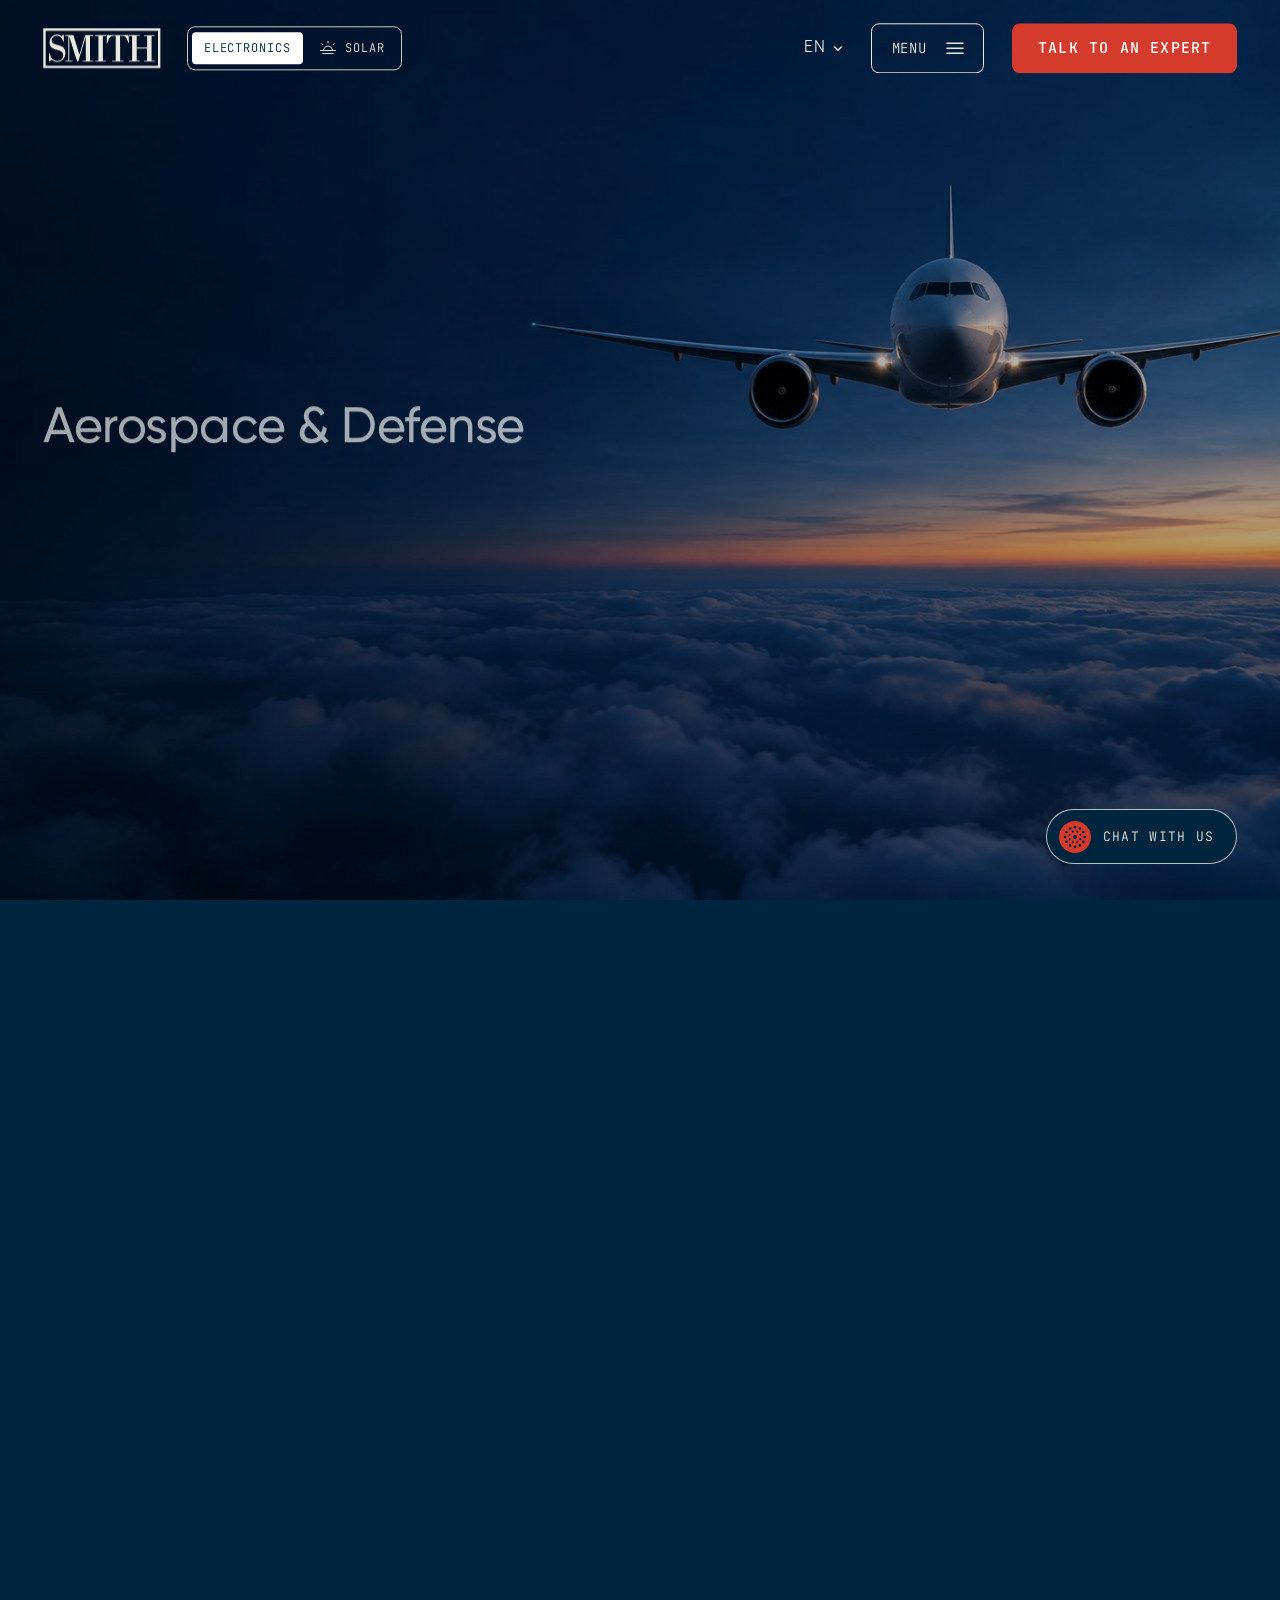
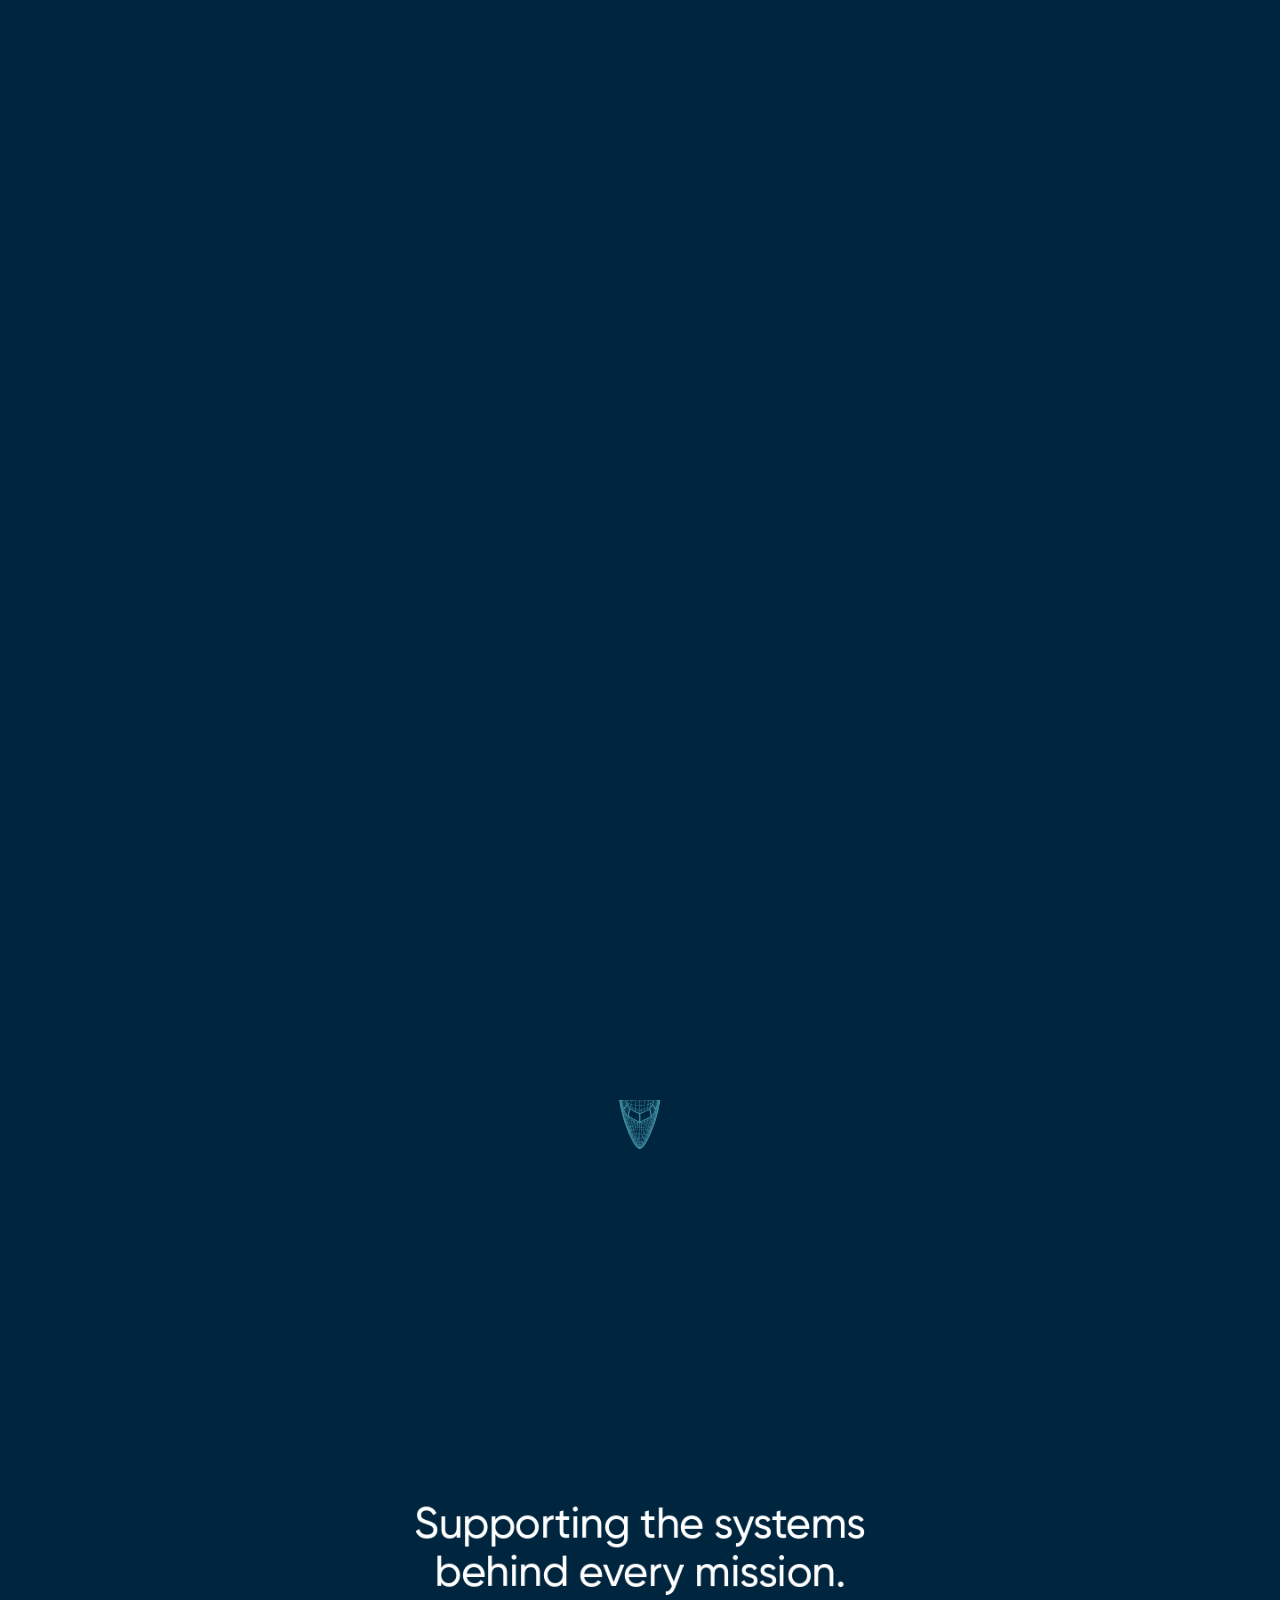
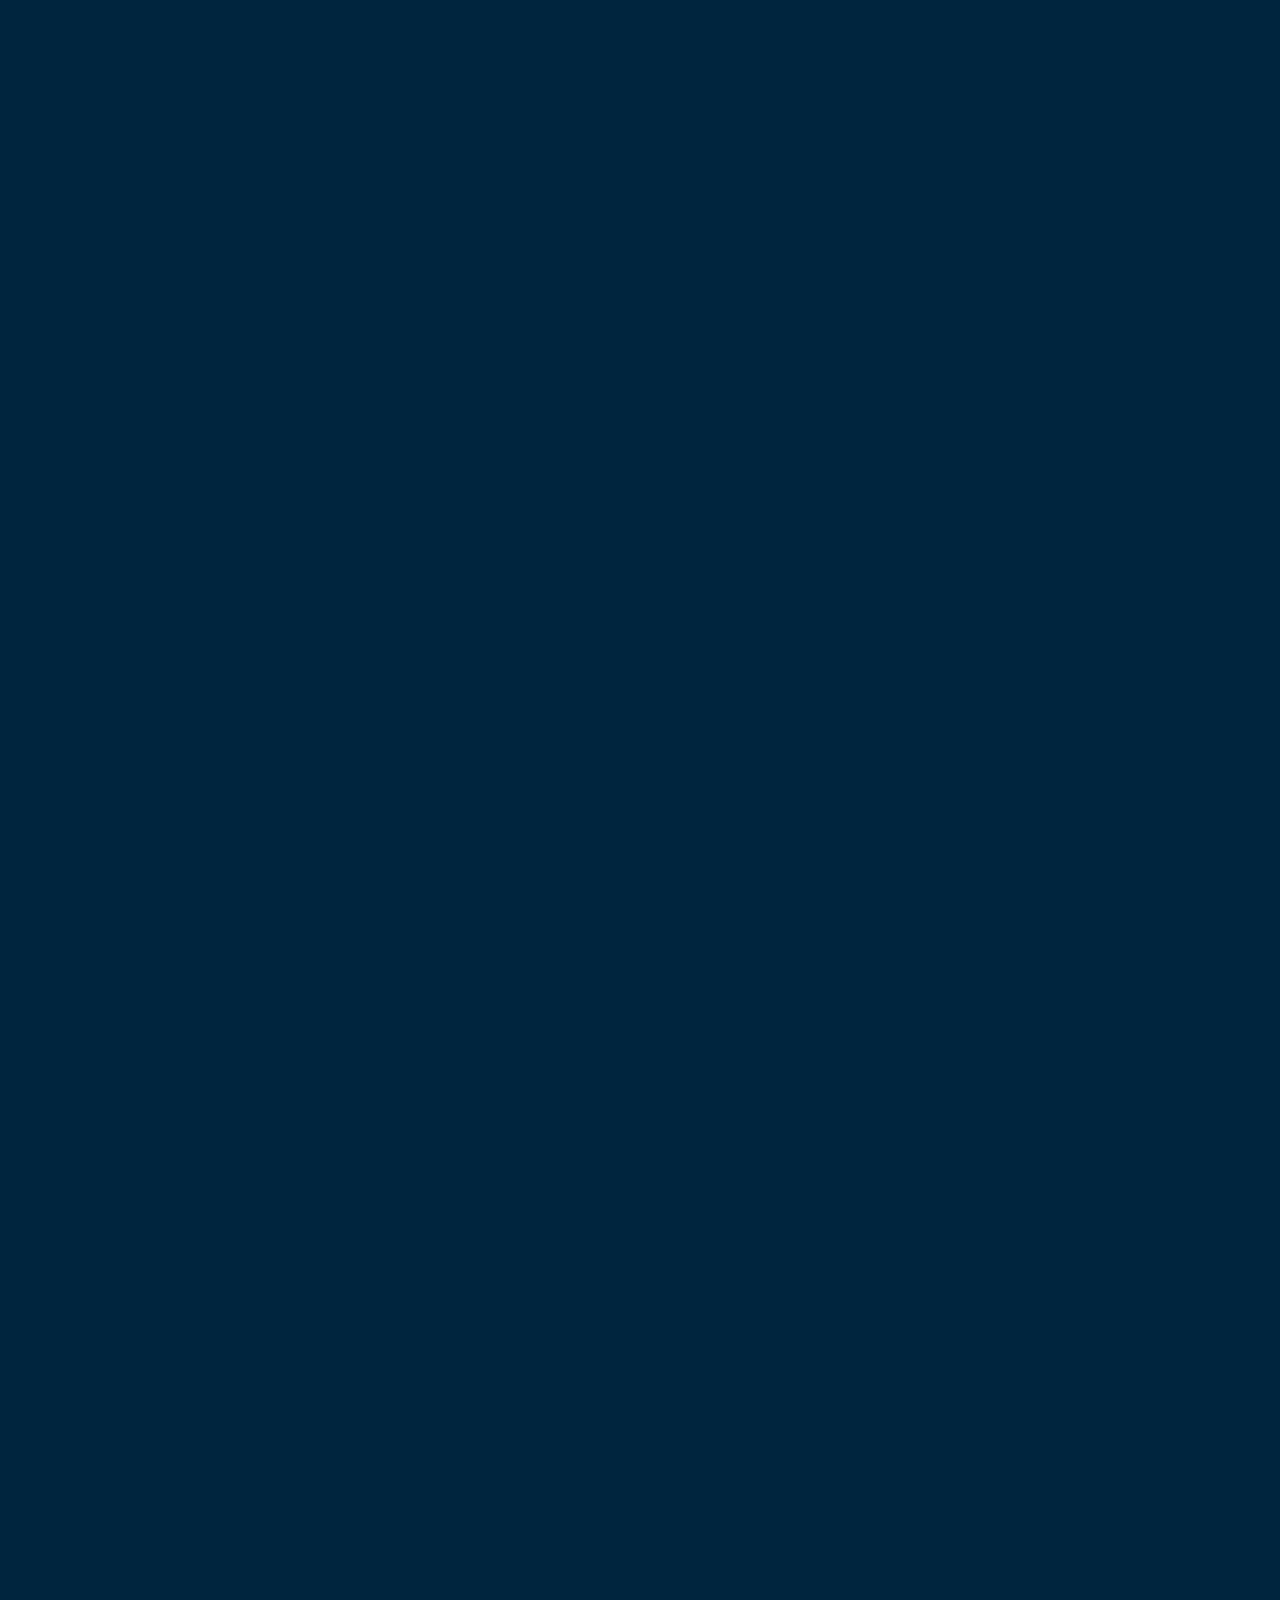
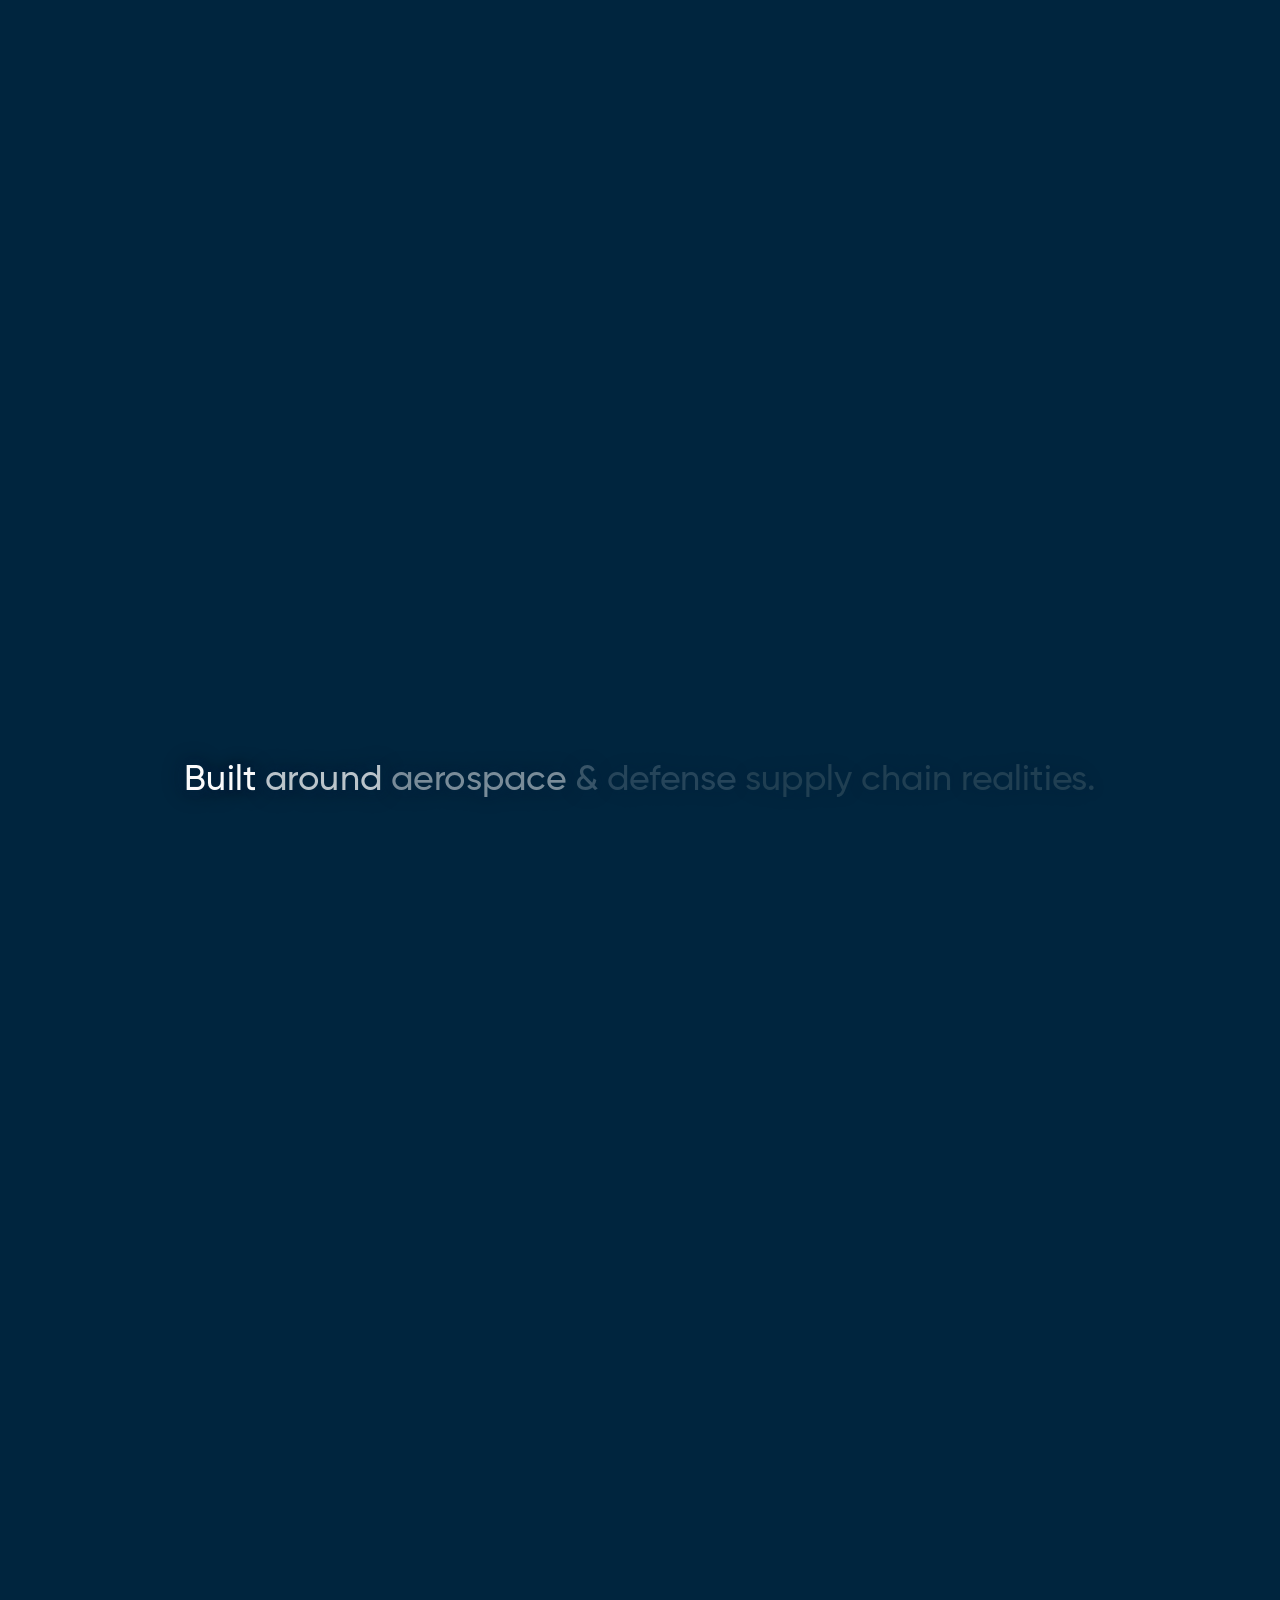
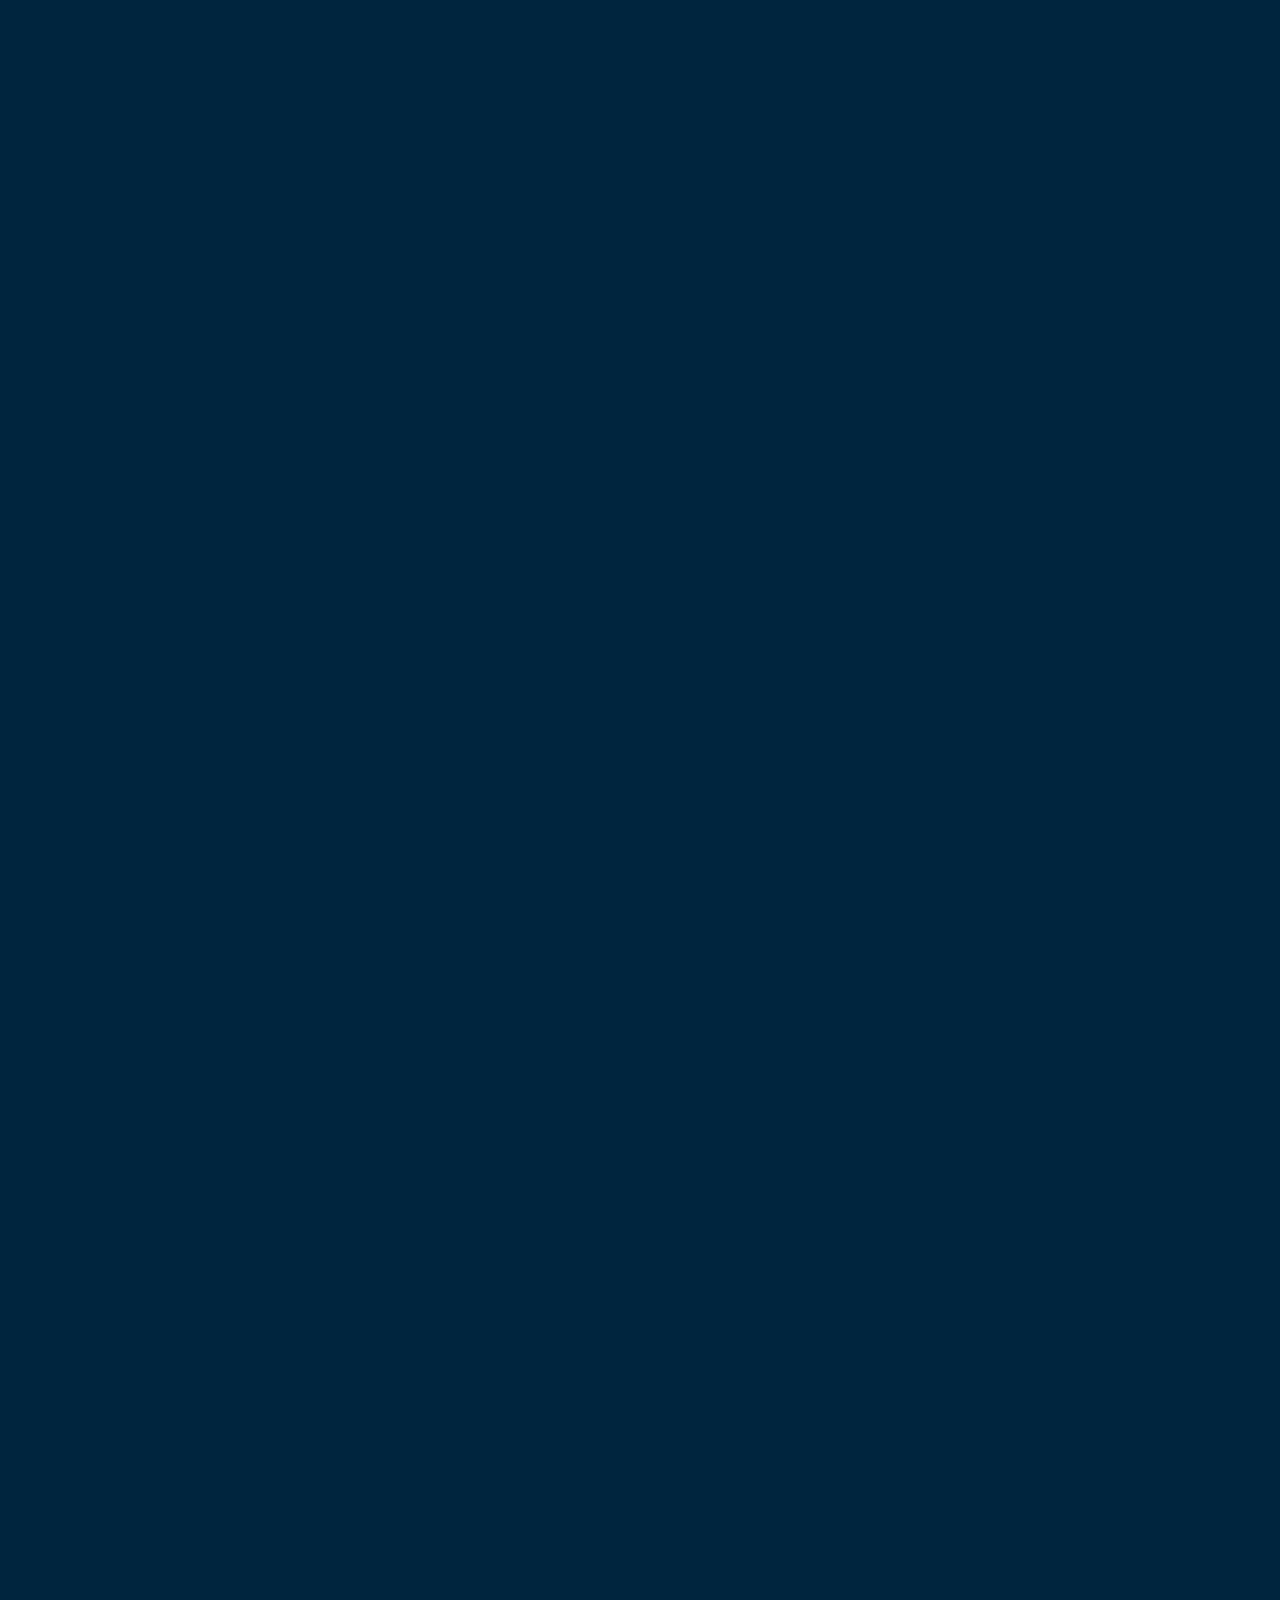
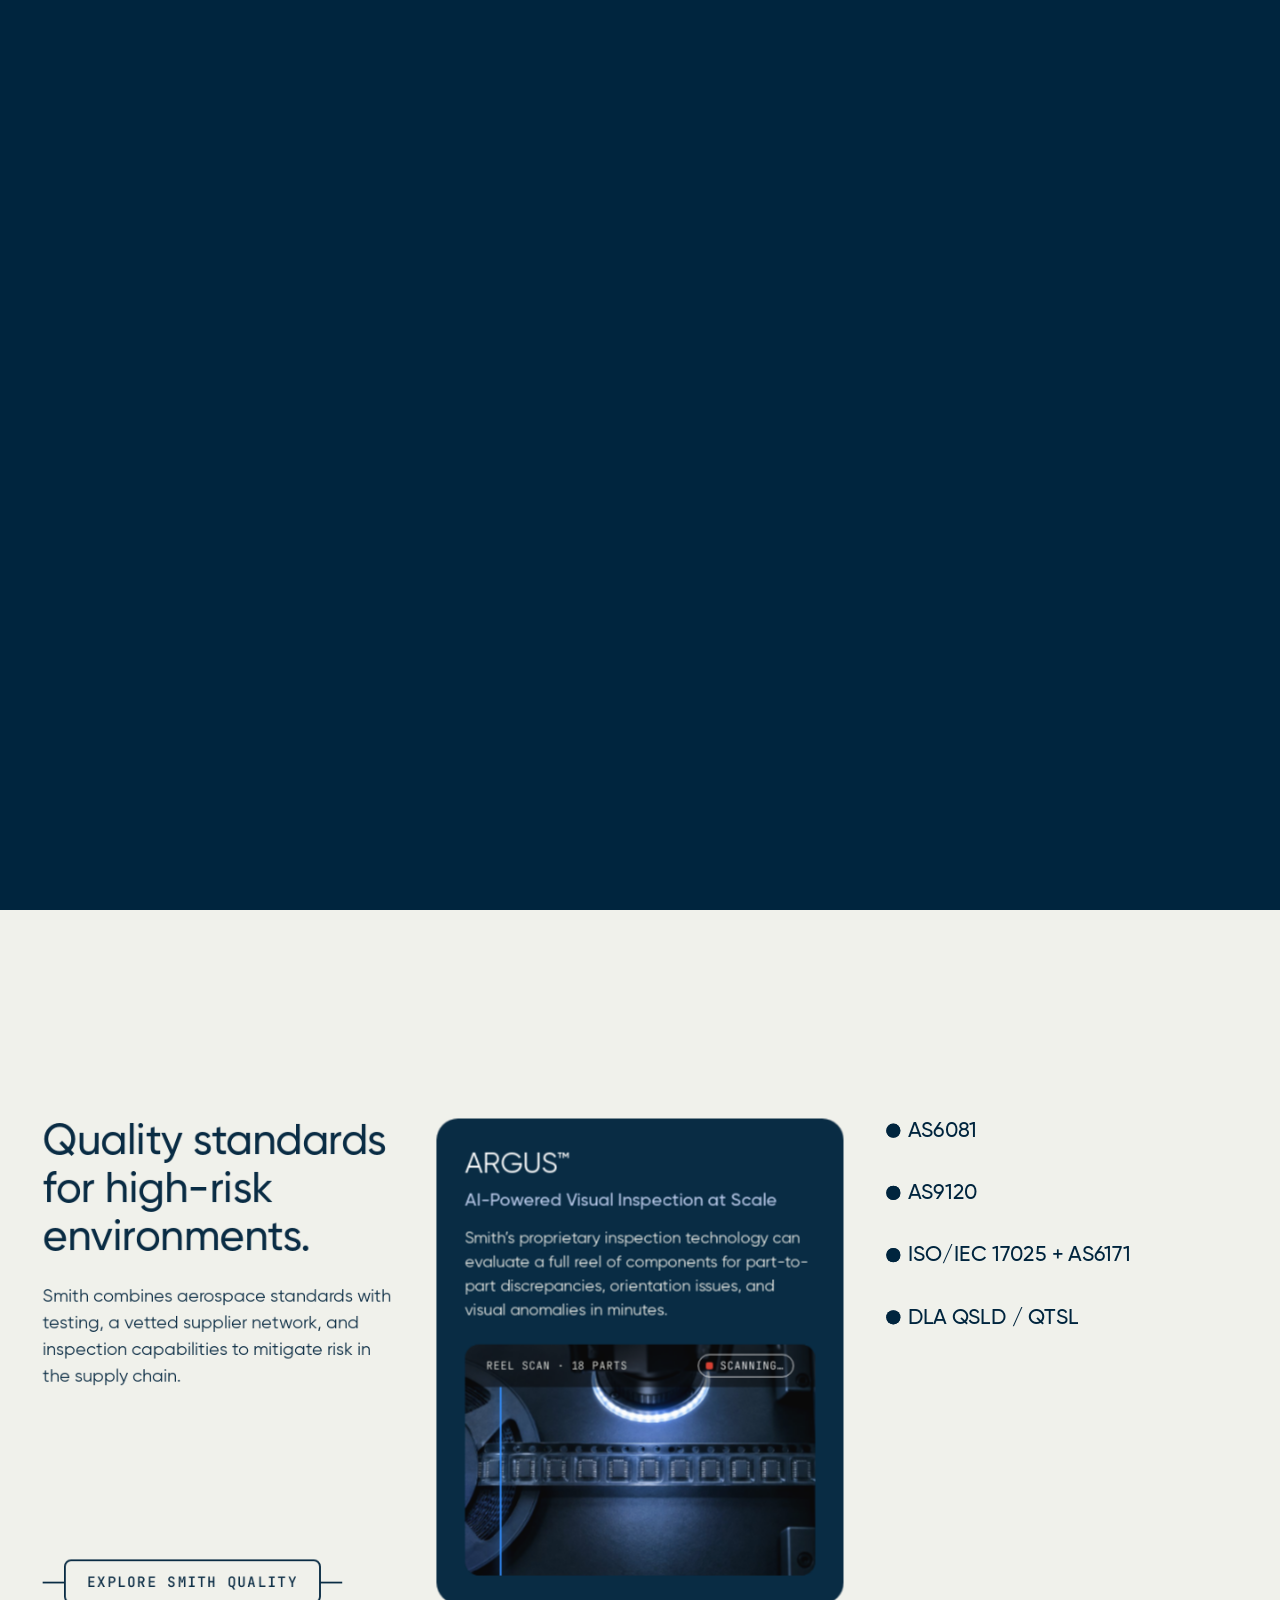
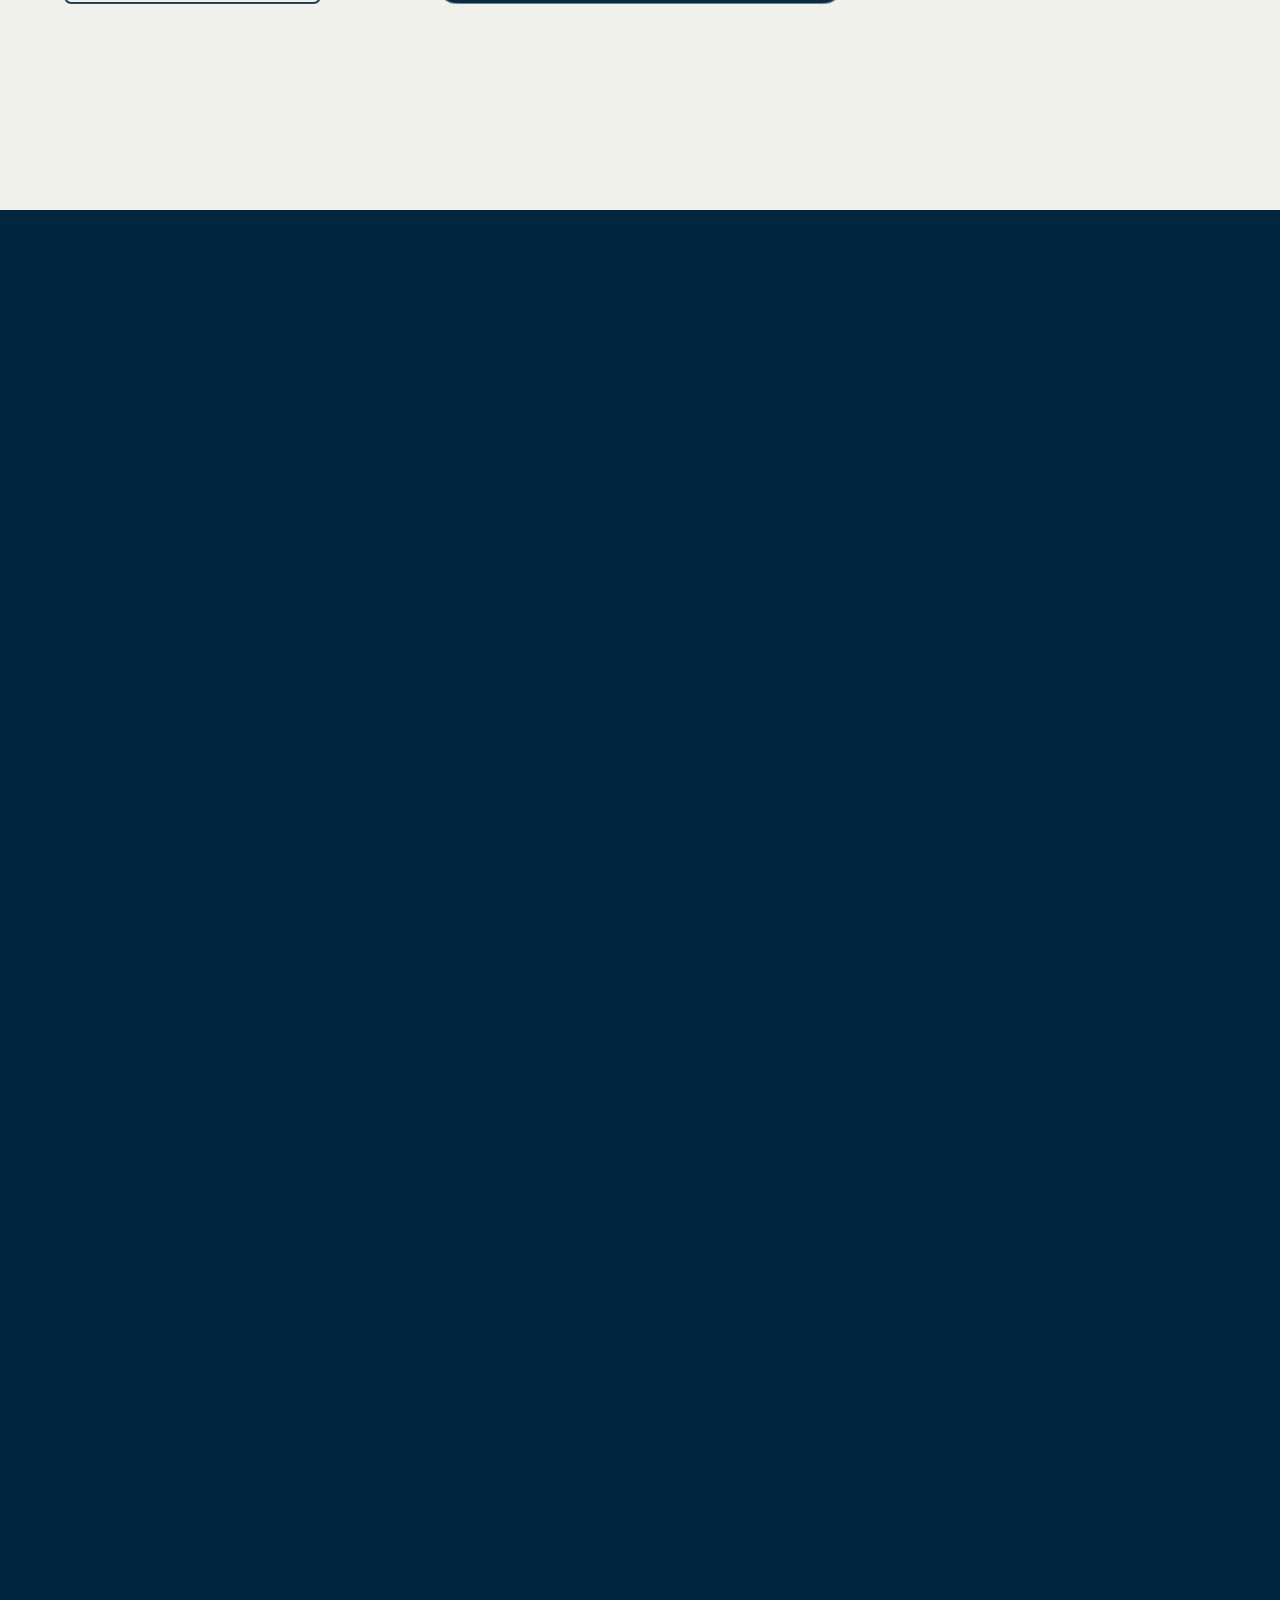
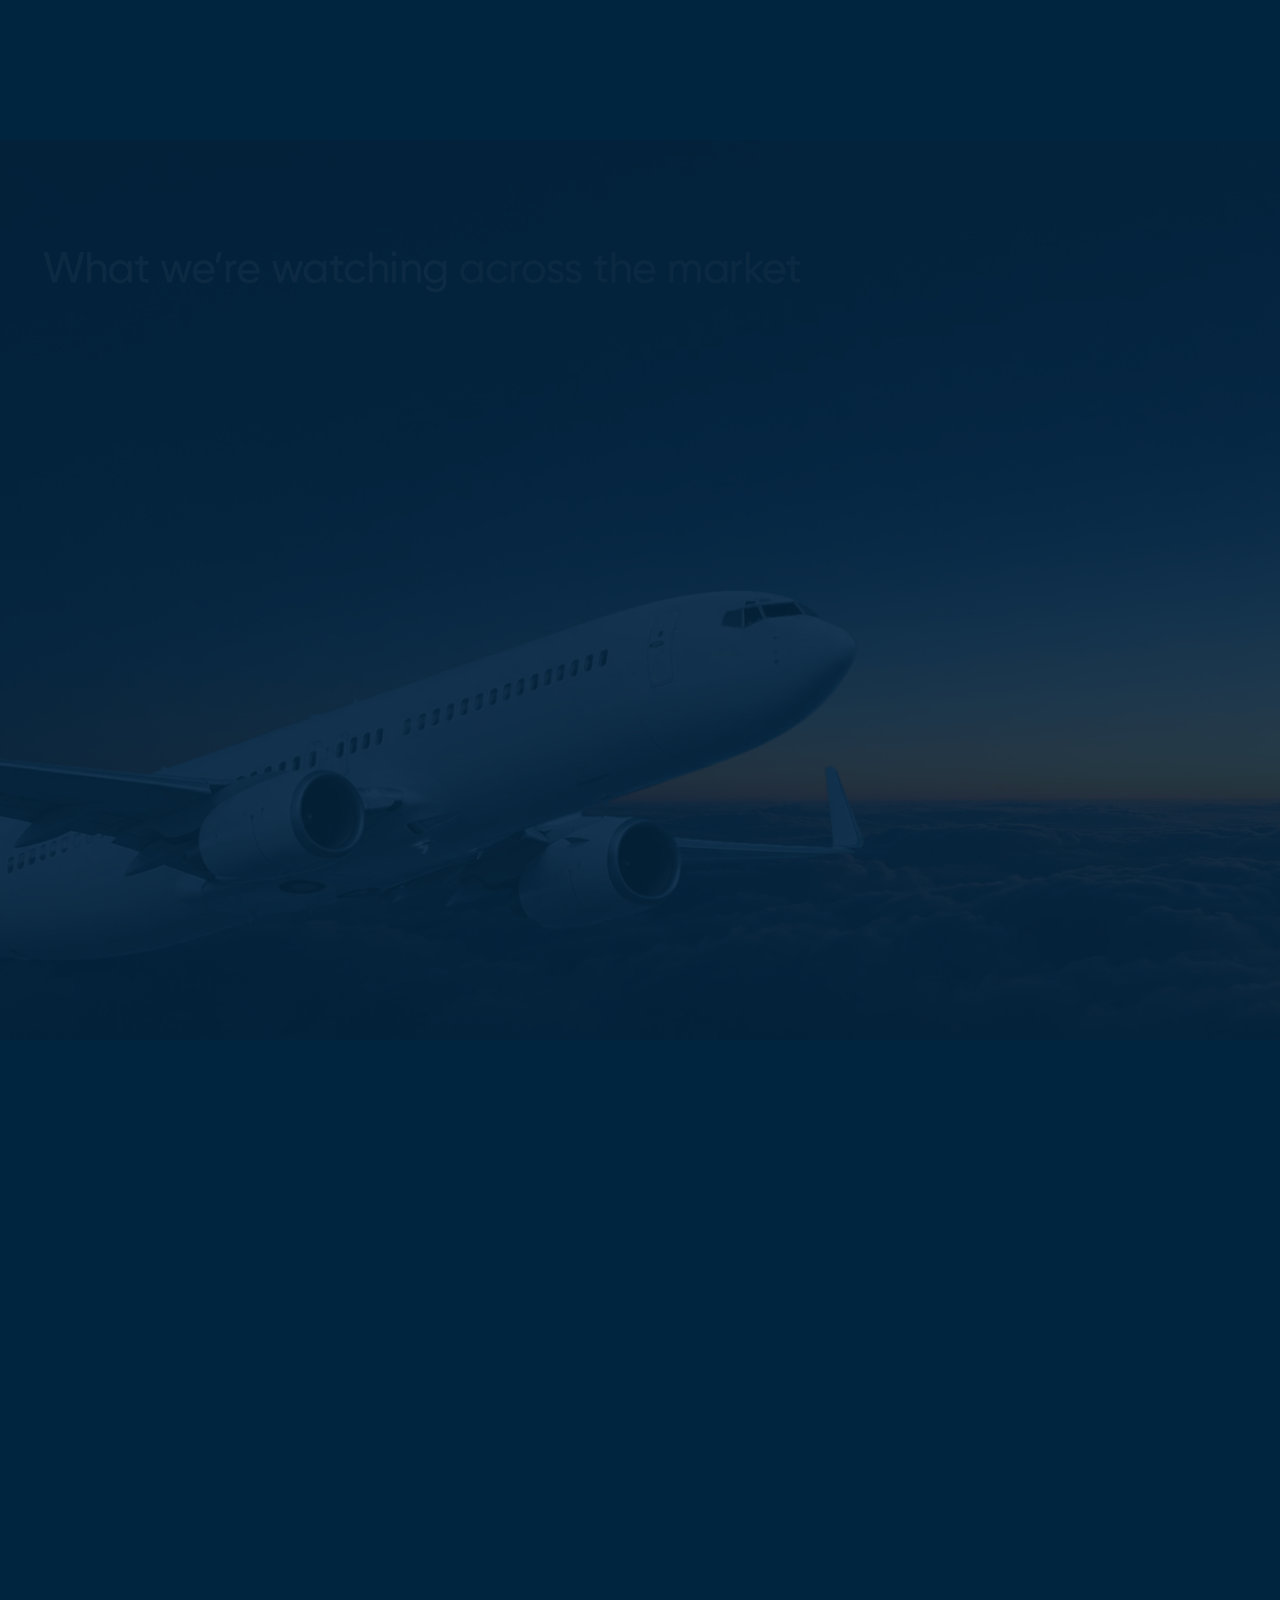
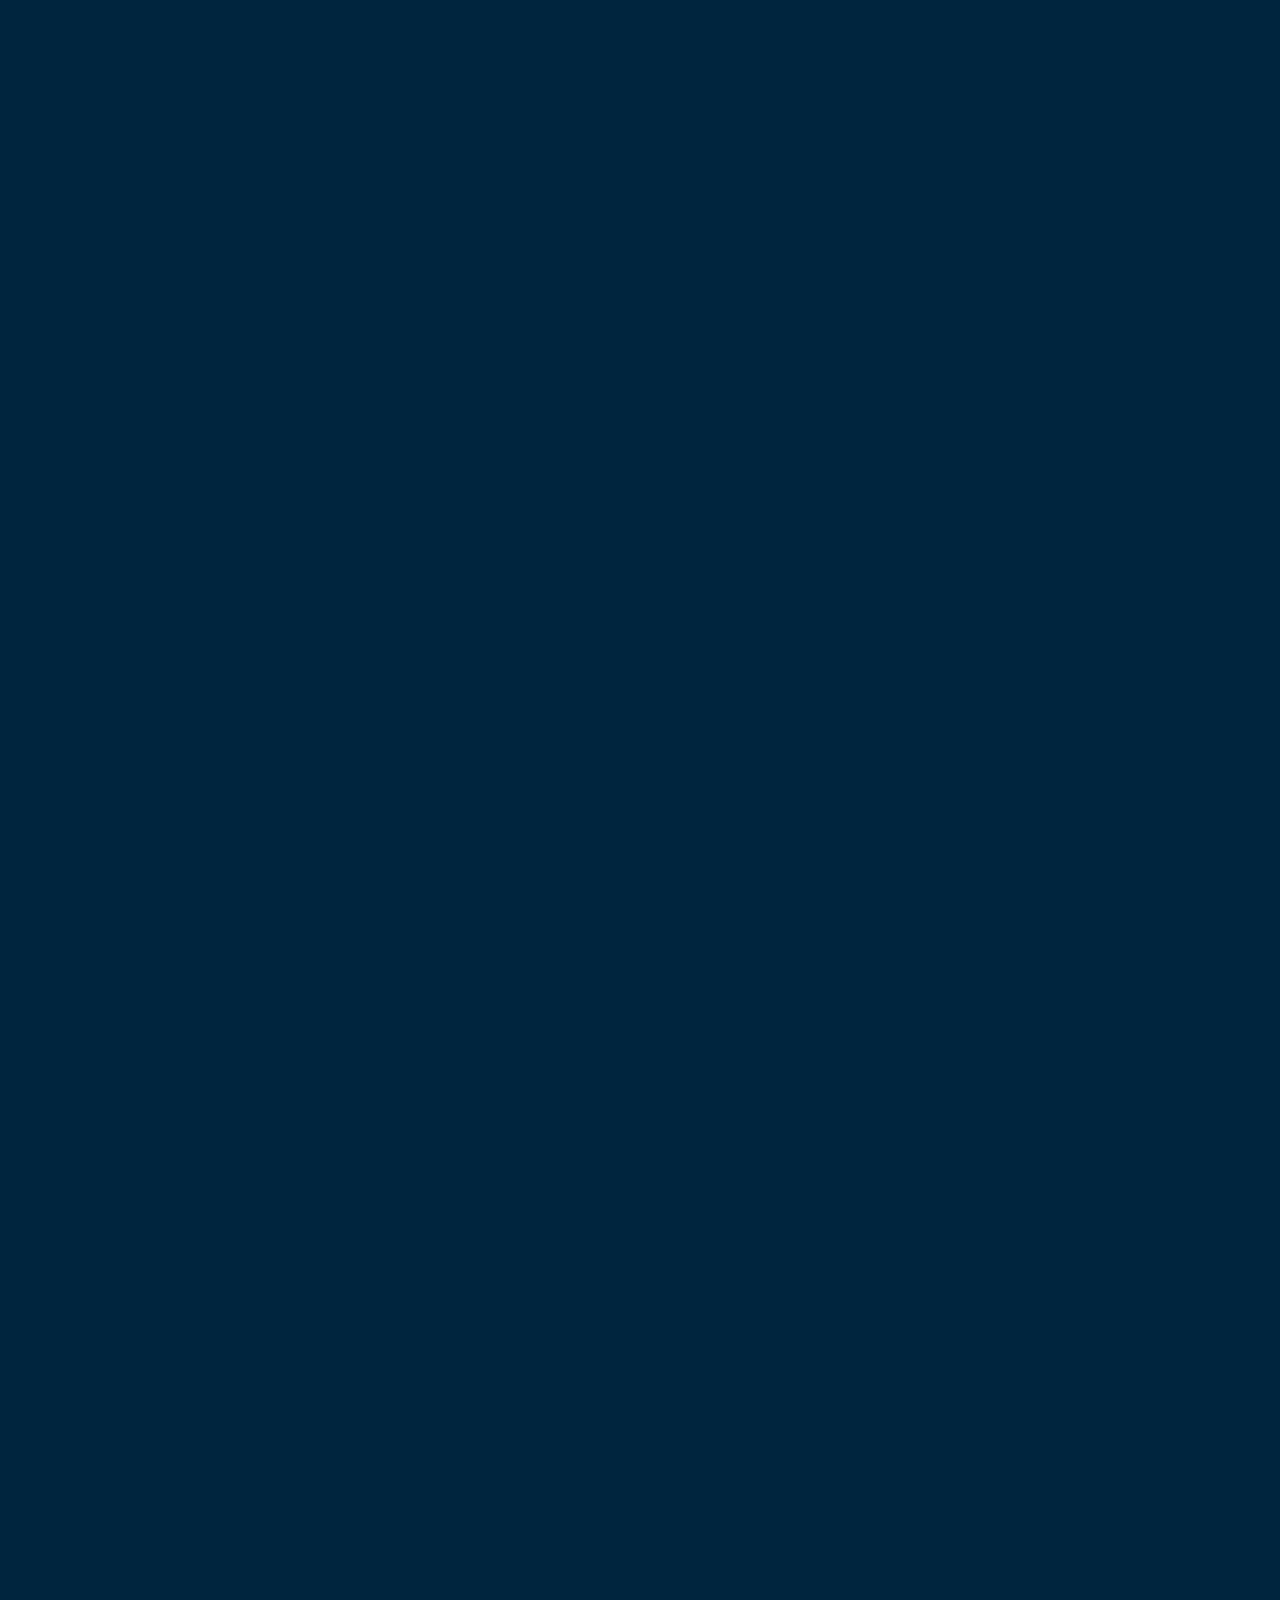
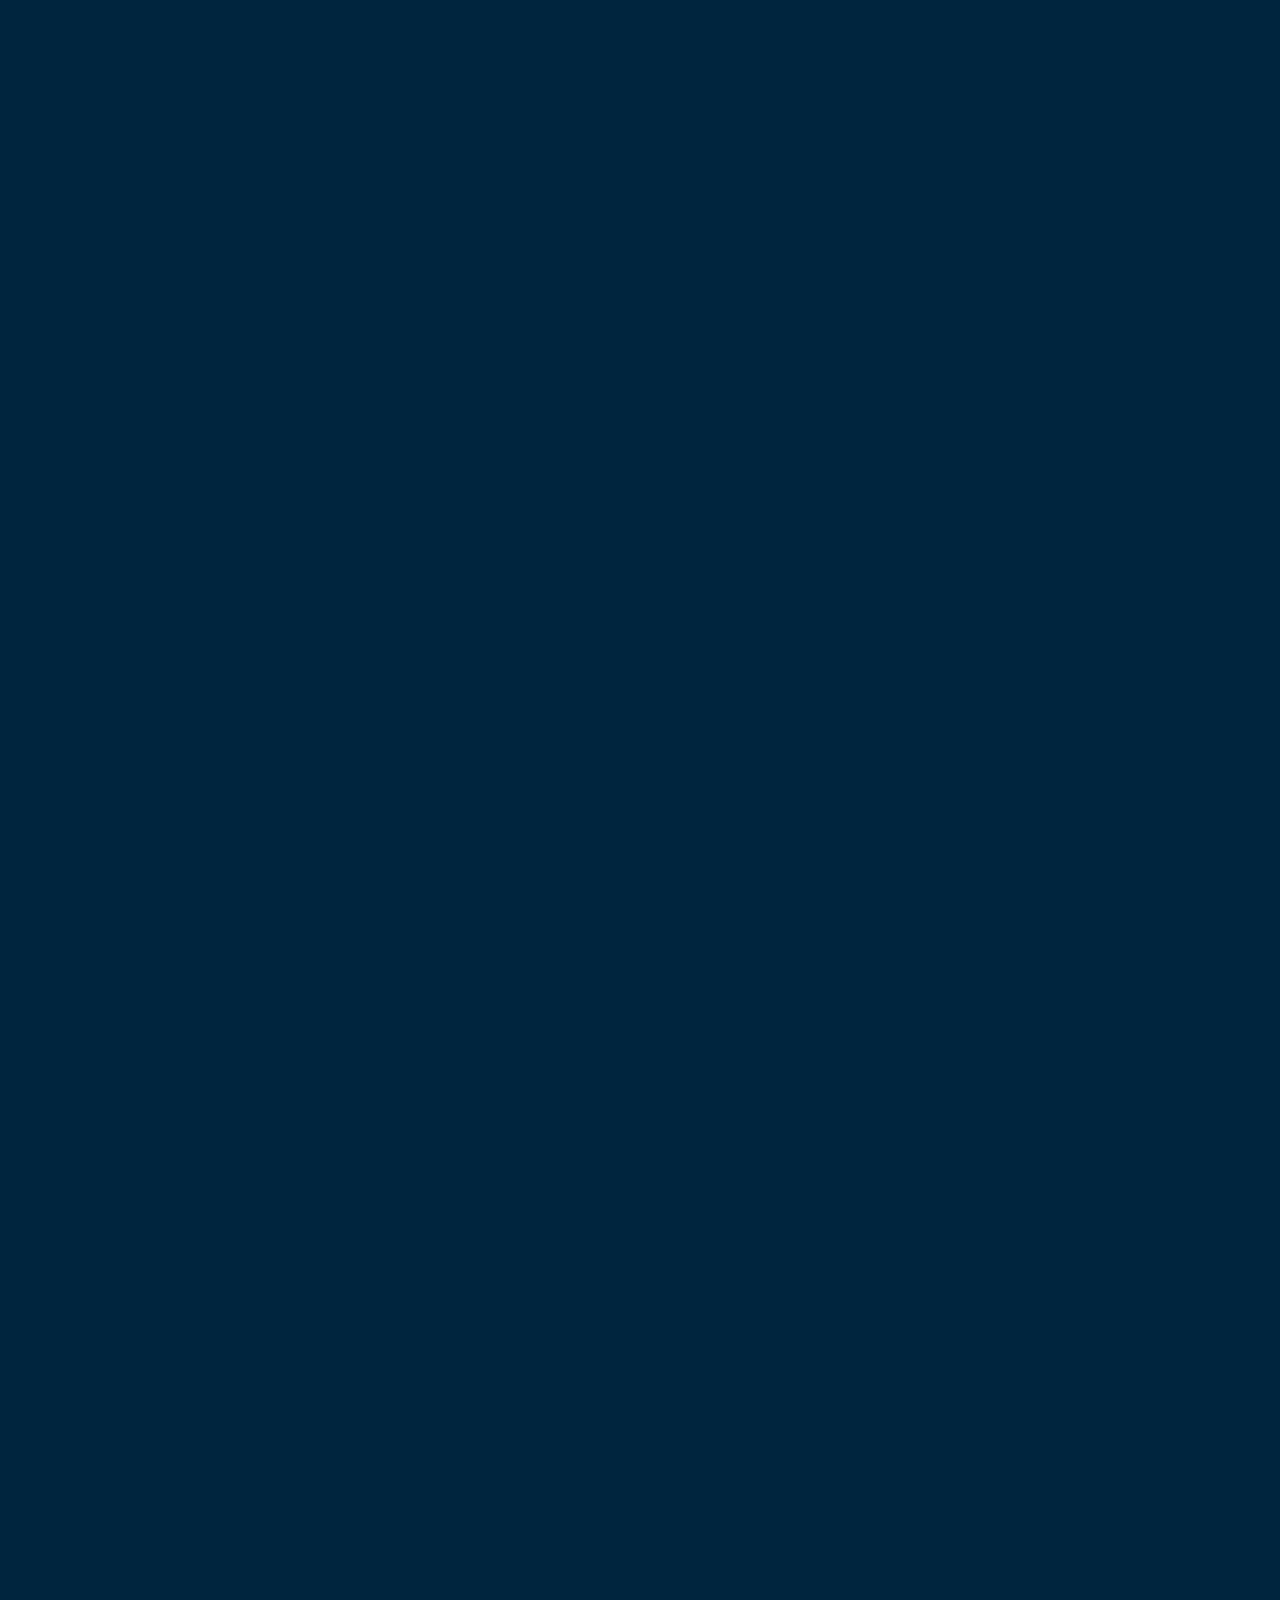
<file: industries/aerospace-defense/index.html>
<!doctype html>
<html lang="en">
<head>
  <meta charset="utf-8" />
  <script>document.documentElement.classList.add("js")</script>
  <meta name="robots" content="noindex, nofollow" />
  <meta name="viewport" content="width=device-width, initial-scale=1" />
  <title>Aerospace &amp; Defense — Smith</title>

  <link rel="preconnect" href="https://fonts.googleapis.com" />
  <link rel="preconnect" href="https://fonts.gstatic.com" crossorigin />
  <link href="https://fonts.googleapis.com/css2?family=JetBrains+Mono:wght@400;500&display=swap" rel="stylesheet" />
  <link rel="preload" href="../../assets/fonts/Gilroy-Regular.woff2" as="font" type="font/woff2" crossorigin />
  <link rel="preload" href="../../assets/fonts/Gilroy-Medium.woff2" as="font" type="font/woff2" crossorigin />

  <link rel="stylesheet" href="../../vendor/lenis.css" />
  <link rel="stylesheet" href="../../css/style.css?v=53" />
  <link rel="stylesheet" href="../../css/aerospace.css?v=56" />
</head>
<body class="page-ad">

  <!-- shared icon sprite -->
  <svg width="0" height="0" style="position:absolute" aria-hidden="true">
    <symbol id="i-arrow" viewBox="0 0 16 16"><path d="M2.5 8h10.5M9 4l4 4-4 4" fill="none" stroke="currentColor" stroke-width="1.6"/></symbol>
    <symbol id="i-mark" viewBox="0 0 24 24" fill="currentColor"><circle cx="12" cy="2.2" r="1.3"/><circle cx="16.85" cy="3.5" r="1.3"/><circle cx="20.4" cy="7.05" r="1.3"/><circle cx="21.7" cy="12" r="1.3"/><circle cx="20.4" cy="16.85" r="1.3"/><circle cx="16.85" cy="20.4" r="1.3"/><circle cx="12" cy="21.7" r="1.3"/><circle cx="7.05" cy="20.4" r="1.3"/><circle cx="3.5" cy="16.85" r="1.3"/><circle cx="2.2" cy="12" r="1.3"/><circle cx="3.5" cy="7.05" r="1.3"/><circle cx="7.05" cy="3.5" r="1.3"/><circle cx="14.15" cy="6.65" r="1.05"/><circle cx="17.25" cy="9.75" r="1.05"/><circle cx="17.25" cy="14.15" r="1.05"/><circle cx="14.15" cy="17.25" r="1.05"/><circle cx="9.75" cy="17.25" r="1.05"/><circle cx="6.65" cy="14.15" r="1.05"/><circle cx="6.65" cy="9.75" r="1.05"/><circle cx="9.75" cy="6.65" r="1.05"/><circle cx="12" cy="12" r="2"/></symbol>
    <symbol id="i-chart" viewBox="0 0 24 24"><path d="M21 21H6.2c-1.1 0-1.7 0-2.1-.2a2 2 0 0 1-.9-.9C3 19.5 3 18.9 3 17.8V3m18 4-5.4 5.4c-.2.2-.3.3-.4.3h-.4c-.1 0-.2-.1-.4-.3l-1.9-1.9c-.2-.2-.3-.3-.4-.3h-.4c-.1 0-.2.1-.4.3L7 15m14-8h-4m4 0v4" fill="none" stroke="currentColor" stroke-width="2" stroke-linecap="round" stroke-linejoin="round"/></symbol>
  </svg>

  <!-- =====================================================
       HEADER — fixed nav (Nav Bar AA) + live market ticker
       ===================================================== -->
  <header class="header">
    <div class="nav">
      <div class="nav__brand">
        <a href="../../" class="logo" aria-label="Smith home"><img src="../../assets/img/logo.svg" alt="Smith" width="120" height="41" /></a>
        <nav class="switch" aria-label="Business unit">
          <a class="switch__btn is-active" href="../../">Electronics</a>
          <a class="switch__btn" href="https://isadoraagency.github.io/smith-solar/" data-site-switch>
            <!-- sun icon, from the Smith Solar nav toggle -->
            <svg class="switch__icon" width="18" height="18" viewBox="0 0 18 18" fill="none" aria-hidden="true"><path d="M9 2.25V3.75M3.98559 5.48559L2.92493 4.42493M14.0143 5.48559L15.075 4.42493M4.5 11.25C4.5 8.76472 6.51472 6.75 9 6.75C11.4853 6.75 13.5 8.76472 13.5 11.25M4.5 11.25H13.5M4.5 11.25H1.5M13.5 11.25H16.5M14.25 14.25H3.75" stroke="currentColor" stroke-linecap="round" stroke-linejoin="round"/></svg>
            Solar
          </a>
        </nav>
      </div>

      <div class="nav__right">
        <button type="button" class="nav__lang">EN <svg width="10" height="6" viewBox="0 0 10 6" fill="none" stroke="currentColor" stroke-width="1.3" aria-hidden="true"><path d="m1 1 4 4 4-4"/></svg></button>
        <button type="button" class="menu-btn" id="menuBtn" aria-expanded="false" aria-controls="siteMenu"><span class="menu-btn__label">Menu</span><svg class="menu-btn__open" width="24" height="24" viewBox="0 0 24 24" fill="none" stroke="currentColor" stroke-width="1.5" stroke-linecap="round" aria-hidden="true"><path d="M4 7h16M4 12h16M4 17h16"/></svg><svg class="menu-btn__close" width="24" height="24" viewBox="0 0 24 24" fill="none" stroke="currentColor" stroke-width="1.6" stroke-linecap="round" aria-hidden="true"><path d="M6 6l12 12M18 6 6 18"/></svg></button>
        <a href="#contact" class="cta">Talk to an Expert</a>
      </div>
    </div>

    <!-- full-screen menu (sm-nav-desktop v2, state=open) — js/nav-menu.js -->
    <div class="site-menu" id="siteMenu" role="dialog" aria-modal="true" aria-label="Menu" hidden data-lenis-prevent>
      <div class="site-menu__inner">
        <ul class="site-menu__primary" aria-label="Menu">
            <li><button type="button" class="site-menu__item" data-panel="services" aria-controls="panel-services">Services<svg class="site-menu__arrow" viewBox="0 0 20 20" aria-hidden="true"><path d="M4 10h12M11 5l5 5-5 5"/></svg></button></li>
            <li><a href="#" class="site-menu__item">Products<svg class="site-menu__arrow" viewBox="0 0 20 20" aria-hidden="true"><path d="M4 10h12M11 5l5 5-5 5"/></svg></a></li>
            <li><button type="button" class="site-menu__item is-current" data-panel="industries" aria-controls="panel-industries">Industries<svg class="site-menu__arrow" viewBox="0 0 20 20" aria-hidden="true"><path d="M4 10h12M11 5l5 5-5 5"/></svg></button></li>
            <li><a href="#" class="site-menu__item">Quality<svg class="site-menu__arrow" viewBox="0 0 20 20" aria-hidden="true"><path d="M4 10h12M11 5l5 5-5 5"/></svg></a></li>
            <li><a href="#" class="site-menu__item">Market Intelligence<svg class="site-menu__arrow" viewBox="0 0 20 20" aria-hidden="true"><path d="M4 10h12M11 5l5 5-5 5"/></svg></a></li>
            <li><button type="button" class="site-menu__item" data-panel="company" aria-controls="panel-company">Company<svg class="site-menu__arrow" viewBox="0 0 20 20" aria-hidden="true"><path d="M4 10h12M11 5l5 5-5 5"/></svg></button></li>
            <li class="site-menu__login-row"><a href="#" class="site-menu__login"><svg class="site-menu__user" viewBox="0 0 24 24" fill="none" stroke="currentColor" stroke-width="1.3" aria-hidden="true"><circle cx="12" cy="8" r="4.2"/><path d="M4 21c.8-4.2 4-6.5 8-6.5s7.2 2.3 8 6.5"/></svg><span>Log in</span></a></li>
        </ul>
        <div class="site-menu__panels">
          <div class="site-menu__panel" id="panel-services" data-panel="services" hidden>
            <p class="site-menu__title">Services</p>
            <ul><li><a class="is-inert" aria-disabled="true" tabindex="-1">Procurement<svg class="site-menu__arrow" viewBox="0 0 20 20" aria-hidden="true"><path d="M4 10h12M11 5l5 5-5 5"/></svg></a></li><li><a href="#">Supply Chain<svg class="site-menu__arrow" viewBox="0 0 20 20" aria-hidden="true"><path d="M4 10h12M11 5l5 5-5 5"/></svg></a></li><li><a href="#">Operational Capabilities<svg class="site-menu__arrow" viewBox="0 0 20 20" aria-hidden="true"><path d="M4 10h12M11 5l5 5-5 5"/></svg></a></li></ul>
          </div>
          <div class="site-menu__panel site-menu__panel--cols" id="panel-industries" data-panel="industries" hidden>
            <p class="site-menu__title">Industries</p>
            <ul><li><a href="../../industries/aerospace-defense/" aria-current="page">Aerospace &amp; Defense<svg class="site-menu__arrow" viewBox="0 0 20 20" aria-hidden="true"><path d="M4 10h12M11 5l5 5-5 5"/></svg></a></li><li><a href="#">Automation<svg class="site-menu__arrow" viewBox="0 0 20 20" aria-hidden="true"><path d="M4 10h12M11 5l5 5-5 5"/></svg></a></li><li><a href="#">Automotive<svg class="site-menu__arrow" viewBox="0 0 20 20" aria-hidden="true"><path d="M4 10h12M11 5l5 5-5 5"/></svg></a></li><li><a href="#">Computing<svg class="site-menu__arrow" viewBox="0 0 20 20" aria-hidden="true"><path d="M4 10h12M11 5l5 5-5 5"/></svg></a></li><li><a href="#">Consumer Electronics<svg class="site-menu__arrow" viewBox="0 0 20 20" aria-hidden="true"><path d="M4 10h12M11 5l5 5-5 5"/></svg></a></li><li><a href="#">Data Centers<svg class="site-menu__arrow" viewBox="0 0 20 20" aria-hidden="true"><path d="M4 10h12M11 5l5 5-5 5"/></svg></a></li><li><a href="#">E-Commerce<svg class="site-menu__arrow" viewBox="0 0 20 20" aria-hidden="true"><path d="M4 10h12M11 5l5 5-5 5"/></svg></a></li><li><a href="#">Education<svg class="site-menu__arrow" viewBox="0 0 20 20" aria-hidden="true"><path d="M4 10h12M11 5l5 5-5 5"/></svg></a></li><li><a href="#">Gaming<svg class="site-menu__arrow" viewBox="0 0 20 20" aria-hidden="true"><path d="M4 10h12M11 5l5 5-5 5"/></svg></a></li><li><a href="#">IoT<svg class="site-menu__arrow" viewBox="0 0 20 20" aria-hidden="true"><path d="M4 10h12M11 5l5 5-5 5"/></svg></a></li><li><a href="#">Medical<svg class="site-menu__arrow" viewBox="0 0 20 20" aria-hidden="true"><path d="M4 10h12M11 5l5 5-5 5"/></svg></a></li><li><a href="#">Oil &amp; Gas<svg class="site-menu__arrow" viewBox="0 0 20 20" aria-hidden="true"><path d="M4 10h12M11 5l5 5-5 5"/></svg></a></li></ul>
          </div>
          <div class="site-menu__panel site-menu__panel--groups" id="panel-company" data-panel="company" hidden>
            <p class="site-menu__title">Company</p>
            <div class="site-menu__groups">
              <div class="site-menu__group"><p class="site-menu__group-title">About Us</p><ul><li><a class="is-inert" aria-disabled="true" tabindex="-1">Smith Advantage<svg class="site-menu__arrow" viewBox="0 0 20 20" aria-hidden="true"><path d="M4 10h12M11 5l5 5-5 5"/></svg></a></li><li><a href="#">Leadership<svg class="site-menu__arrow" viewBox="0 0 20 20" aria-hidden="true"><path d="M4 10h12M11 5l5 5-5 5"/></svg></a></li><li><a href="#">Locations<svg class="site-menu__arrow" viewBox="0 0 20 20" aria-hidden="true"><path d="M4 10h12M11 5l5 5-5 5"/></svg></a></li><li><a href="#">Careers<svg class="site-menu__arrow" viewBox="0 0 20 20" aria-hidden="true"><path d="M4 10h12M11 5l5 5-5 5"/></svg></a></li><li><a href="#">Newsroom<svg class="site-menu__arrow" viewBox="0 0 20 20" aria-hidden="true"><path d="M4 10h12M11 5l5 5-5 5"/></svg></a></li></ul></div>
              <div class="site-menu__group"><p class="site-menu__group-title">Our Values</p><ul><li><a href="#">Corporate Social Responsibility<svg class="site-menu__arrow" viewBox="0 0 20 20" aria-hidden="true"><path d="M4 10h12M11 5l5 5-5 5"/></svg></a></li><li><a href="#">Sustainability<svg class="site-menu__arrow" viewBox="0 0 20 20" aria-hidden="true"><path d="M4 10h12M11 5l5 5-5 5"/></svg></a></li><li><a href="#">Structure &amp; Finance<svg class="site-menu__arrow" viewBox="0 0 20 20" aria-hidden="true"><path d="M4 10h12M11 5l5 5-5 5"/></svg></a></li></ul></div>
            </div>
          </div>
        </div>
      </div>
    </div>
  </header>


  <main class="ad">

    <!-- 1 + 2. HERO → OVERVIEW: one pinned stage. The head-on aircraft photo
         shrinks into the overview circle while the cyan line draws in. -->
    <section class="ad-stage scene" id="stage" data-nav="dark">
      <div class="canvas">
        <svg class="ov__line" viewBox="0 0 1440 900" aria-hidden="true">
          <path class="ov__path" pathLength="1" d="M-314 213.24H-172.416C-143.694 213.24 -117.153 228.56 -102.792 253.44C-99.2792 259.52 -96.579 266.04 -94.7606 272.83L-82.3242 319.24C-74.5036 348.43 -48.0311 368.7 -17.8146 368.65L318.566 368.09C348.804 368.04 375.249 347.71 383.076 318.5L398.251 261.86C406.053 232.75 432.439 212.5 462.583 212.5H1456"/>
        </svg>
        <i class="ov__marker" aria-hidden="true"></i>
        <div class="ov__slot" id="ovSlot" aria-hidden="true"></div>
        <p class="ov__statement" id="ovStatement">Aerospace and defense programs depend on components that may remain in service for decades, even as technologies, suppliers, regulations, and availability change. Smith helps organizations navigate that complexity with global procurement expertise, rigorous quality controls, and long-term component lifecycle support.</p>
        <aside class="ov__card" id="ovCard">
          <b>#1</b>
          <h2>Independent Global Distributor</h2>
          <p>Ranked by Supply Chain Connect.</p>
        </aside>
      </div>

      <!-- the hero sits on top; its photo becomes the circle -->
      <div class="hero-media" id="heroMedia"><img src="../../assets/img/ad/hero.jpg" alt="A commercial airliner flying head-on above the clouds at dusk" /></div>
      <div class="ad-hero" id="heroCopy">
        <h1 class="ad-hero__title" id="heroTitle">Aerospace &amp; Defense</h1>
      </div>
    </section>

    <!-- 3. APPLICATIONS: pinned. Intro title over the top-view wireframe,
         then tabs + panel + perspective wireframe; the categories autoplay
         (and follow hover) and light up the matching part of the aircraft. -->
    <section class="apps scene" id="apps" data-nav="dark">
      <div class="canvas">
        <div class="apps__topwrap" aria-hidden="true"><img class="apps__top" src="../../assets/img/ad/wire-aircraft-top.png?v=2" alt="" /></div>
        <h2 class="apps__intro">Supporting the systems<br />behind every mission.</h2>

        <div class="apps__zoom">
        <div class="apps__visual" data-visual="0">
          <img class="apps__plane" src="../../assets/img/ad/wire-aircraft-perspective.png" alt="Wireframe of a commercial aircraft" />
          <div class="hl" data-hl="0" data-dim="1"><img class="hl__cut" src="../../assets/img/ad/cut-engine.png" alt="" style="left:1000.91px;top:580.35px;width:113.22px;height:99.05px" /><img class="hl__detail" src="../../assets/img/ad/detail-fadec.jpg" alt="" style="left:1132px;top:475px;width:220px;height:220px" /><p class="hl__label" style="left:1114px;top:711px">Engine control computer (FADEC)</p></div><div class="hl" data-hl="1" data-dim="1"><img class="hl__cut" src="../../assets/img/ad/cut-eebay.png" alt="" style="left:655.04px;top:619.97px;width:187.1px;height:115.71px" /><p class="hl__label" style="left:764px;top:702px">Avionics &amp; power electronics (E&amp;E bay)</p></div><div class="hl" data-hl="2" data-dim="1"><img class="hl__cut" src="../../assets/img/ad/cut-radome.png" alt="" style="left:602.21px;top:617.1px;width:65.46px;height:121.16px" /><p class="hl__label" style="left:687px;top:663px">Weather radar &amp; air-data probes</p></div><div class="hl" data-hl="3" data-dim="1"><img class="hl__cut" src="../../assets/img/ad/cut-recorder.png" alt="" style="left:1061.3px;top:324.92px;width:83.17px;height:152.26px" /><img class="hl__detail" src="../../assets/img/ad/detail-fdr-inside.jpg" alt="" style="left:1180px;top:420px;width:220px;height:220px" /><p class="hl__label" style="left:1180px;top:656px">Flight recorder memory unit</p></div><div class="hl" data-hl="4" data-dim="1"><img class="hl__cut" src="../../assets/img/ad/cut-flightdeck.png" alt="" style="left:602.3px;top:542.35px;width:173.7px;height:195.81px" /><img class="hl__detail" src="../../assets/img/ad/detail-cockpit.jpg" alt="" style="left:808px;top:488px;width:240px;height:240px" /><p class="hl__label" style="left:808px;top:744px">Flight deck displays &amp; controls</p></div>
        </div>
        <div class="apps__visual" data-visual="1"><img class="apps__jet" src="../../assets/img/ad/wire-fighter-jet.png" alt="Wireframe of a fighter jet" /></div>
        <div class="apps__visual" data-visual="2"><svg class="apps__draw" viewBox="0 0 640 520" aria-hidden="true"><path pathLength="1" d="M 290 220 L 350 220 L 350 300 L 290 300 Z"/><path pathLength="1" d="M 300 236 L 340 236 M 300 252 L 340 252 M 300 268 L 340 268 M 300 284 L 340 284"/><path pathLength="1" d="M 150 236 L 266 236 L 266 284 L 150 284 Z"/><path pathLength="1" d="M 374 236 L 490 236 L 490 284 L 374 284 Z"/><path pathLength="1" d="M 179 236 L 179 284 M 208 236 L 208 284 M 237 236 L 237 284 M 403 236 L 403 284 M 432 236 L 432 284 M 461 236 L 461 284"/><path pathLength="1" d="M 266 260 L 290 260 M 350 260 L 374 260"/><path pathLength="1" d="M 320 220 L 320 180"/><path pathLength="1" d="M 300 168 Q 320 150 340 168"/><path pathLength="1" d="M 320 300 L 320 334 L 304 350 M 320 334 L 336 350"/></svg></div>
        <div class="apps__visual" data-visual="3"><svg class="apps__draw" viewBox="0 0 640 520" aria-hidden="true"><path pathLength="1" d="M 230 210 Q 300 340 420 250"/><path pathLength="1" d="M 230 210 L 420 250"/><path pathLength="1" d="M 325 230 L 352 160"/><path pathLength="1" d="M 352 160 m -5 0 a 5 5 0 1 0 10 0 a 5 5 0 1 0 -10 0"/><path pathLength="1" d="M 320 262 L 300 360 L 340 360 Z"/><path pathLength="1" d="M 260 360 L 380 360"/><path pathLength="1" d="M 384 128 Q 404 148 396 176"/><path pathLength="1" d="M 404 108 Q 438 146 420 196"/><path pathLength="1" d="M 424 88 Q 474 146 444 216"/></svg></div>
        </div>

        <div class="apps__ui">
          <div class="apps__tabs" role="tablist" aria-label="Systems"><button type="button" class="apps__tab is-active" role="tab" aria-selected="true" data-tab="0">Commercial Aircraft</button><button type="button" class="apps__tab" role="tab" aria-selected="false" data-tab="1">Defense Aircraft</button><button type="button" class="apps__tab" role="tab" aria-selected="false" data-tab="2">Satellite &amp; Space Systems</button><button type="button" class="apps__tab" role="tab" aria-selected="false" data-tab="3">Radar &amp; Communications</button></div>
          <div class="apps__panels"><div class="apps__panel is-active" data-panel="0" role="tabpanel"><h3>Commercial Aircraft</h3><p>Components supporting flight, communications, navigation, power, monitoring, and onboard electronic systems.</p><ul class="apps__tags"><li><button type="button" class="apps__tag" data-tag="0"><i></i>Processors</button></li><li><button type="button" class="apps__tag" data-tag="1"><i></i>Semiconductors</button></li><li><button type="button" class="apps__tag" data-tag="2"><i></i>Sensors</button></li><li><button type="button" class="apps__tag" data-tag="3"><i></i>Memory</button></li><li><button type="button" class="apps__tag" data-tag="4"><i></i>Interface Components</button></li></ul></div><div class="apps__panel" data-panel="1" role="tabpanel"><h3>Defense Aircraft</h3><p>Electronic components supporting long-lifecycle platforms and mission-critical systems.</p><ul class="apps__tags"><li><button type="button" class="apps__tag" data-tag="0"><i></i>High-Reliability Semiconductors</button></li><li><button type="button" class="apps__tag" data-tag="1"><i></i>RF</button></li><li><button type="button" class="apps__tag" data-tag="2"><i></i>Processing</button></li><li><button type="button" class="apps__tag" data-tag="3"><i></i>Memory</button></li></ul></div><div class="apps__panel" data-panel="2" role="tabpanel"><h3>Satellite &amp; Space Systems</h3><p>Components supporting communications, processing, control, and power systems.</p><ul class="apps__tags"><li><button type="button" class="apps__tag" data-tag="0"><i></i>RF</button></li><li><button type="button" class="apps__tag" data-tag="1"><i></i>Processing</button></li><li><button type="button" class="apps__tag" data-tag="2"><i></i>Power</button></li><li><button type="button" class="apps__tag" data-tag="3"><i></i>Memory</button></li></ul></div><div class="apps__panel" data-panel="3" role="tabpanel"><h3>Radar &amp; Communications</h3><p>Components supporting sensing, signal processing, communications, and connectivity.</p><ul class="apps__tags"><li><button type="button" class="apps__tag" data-tag="0"><i></i>RF Semiconductors</button></li><li><button type="button" class="apps__tag" data-tag="1"><i></i>Amplifiers</button></li><li><button type="button" class="apps__tag" data-tag="2"><i></i>Transceivers</button></li><li><button type="button" class="apps__tag" data-tag="3"><i></i>Processing</button></li></ul></div></div>
        </div>
      </div>
    </section>

    <!-- 4. REALITIES: pinned card stack (sm-realities-card) -->
    <section class="real scene" id="realities" data-nav="dark">
      <div class="real__nosewrap" aria-hidden="true"><div class="real__crop"><img class="real__nose" src="../../assets/img/ad/wire-realities-plane.png" alt="" /></div></div>
      <div class="real__fill" data-nav="light" aria-hidden="true"></div>
      <div class="canvas">
        <h2 class="real__title">Built around aerospace &amp; defense <span>supply chain realities.</span></h2>
        <div class="real__track"><article class="rcard" data-rcard="0"><i class="rcard__dot" aria-hidden="true"></i><h3>Obsolescence &amp; Long Program Lifecycles</h3><p>Aircraft and defense platforms often outlast their parts. Smith helps customers pinpoint key needs, secure end-of-life stock, and plan inventory for lasting program support.</p></article><span class="board-dots" aria-hidden="true"><i></i><i></i></span><article class="rcard" data-rcard="1"><i class="rcard__dot" aria-hidden="true"></i><h3>Counterfeit &amp; Quality Risk</h3><p>Open-market sourcing demands rigorous authenticity controls. Smith pairs a vetted global supplier network with inspection, in-house testing and aerospace-specific standards.</p></article><span class="board-dots" aria-hidden="true"><i></i><i></i></span><article class="rcard" data-rcard="2"><i class="rcard__dot" aria-hidden="true"></i><h3>Supply Continuity</h3><p>Allocation, disruption and competing demand can stall production and maintenance. Smith secures critical inventory and holds buffer stock for future requirements, not one-off spot buys.</p></article><span class="board-dots" aria-hidden="true"><i></i><i></i></span><article class="rcard" data-rcard="3"><i class="rcard__dot" aria-hidden="true"></i><h3>Trade &amp; Compliance Complexity</h3><p>Export controls, tariffs and rated orders shape where parts can move. Smith maintains dedicated compliance expertise for sourcing and the responsible disposition of excess inventory.</p></article></div>
        <div class="real__cta"><div class="ctacard"><p class="ctacard__text">Navigate shortages and obsolescence.</p><a class="btn btn--primary is-inert" aria-disabled="true" tabindex="-1">Procurement</a></div><span class="board-dots" aria-hidden="true"><i></i><i></i></span><div class="ctacard"><p class="ctacard__text">Plan stock for long-term demand.</p><a href="#" class="btn btn--primary">Supply Chain Solutions</a></div></div>
      </div>
    </section>

    <!-- 5. QUALITY + ARGUS: one module. Head on top; the ARGUS card on the
         left, the standards cylinder on the right (pinned) -->
    <section class="section section--paper quality" id="quality" data-nav="light">
      <div class="quality__canvas">
        <div class="quality__body">
          <div class="quality__head">
            <h2 class="section__title reveal">Quality standards for high-risk environments.</h2>
            <p class="reveal">Smith combines aerospace standards with testing, a vetted supplier network, and inspection capabilities to mitigate risk in the supply chain.</p>
            <a href="#" class="btn btn--secondary reveal"><span>Explore Smith Quality</span></a>
          </div>
          <article class="argus reveal" id="argus">
            <h3 class="argus__title">ARGUS™</h3>
            <p class="argus__sub">AI-Powered Visual Inspection at Scale</p>
            <p class="argus__text">Smith’s proprietary inspection technology can evaluate a full reel of components for part-to-part discrepancies, orientation issues, and visual anomalies in minutes.</p>
            <figure class="argus__scan" id="argusScan">
              <img src="../../assets/img/ad/argus.jpg" alt="ARGUS camera scanning a reel of electronic components" />
              <figcaption class="argus__bar"><span>Reel Scan · 18 Parts</span><span class="argus__status"><i></i>Scanning…</span></figcaption>
              <i class="argus__line" aria-hidden="true"></i>
              <span class="argus__flag" style="--x:215" data-at="0.3"><i></i><em>Flag · Orientation</em></span>
              <span class="argus__flag argus__flag--up" style="--x:415" data-at="0.58"><i></i><em>Flag · Marking</em></span>
            </figure>
          </article>
          <ol class="quality__list"><li class="std"><div class="std__head"><i aria-hidden="true"></i><h3>AS6081</h3></div><p><span>Counterfeit avoidance, detection, mitigation, and disposition.</span></p></li><li class="std"><div class="std__head"><i aria-hidden="true"></i><h3>AS9120</h3></div><p><span>Quality-management requirements for aerospace-industry distributors.</span></p></li><li class="std"><div class="std__head"><i aria-hidden="true"></i><h3>ISO/IEC 17025 + AS6171</h3></div><p><span>Accredited testing supporting risk-based component authenticity testing.</span></p></li><li class="std"><div class="std__head"><i aria-hidden="true"></i><h3>DLA QSLD / QTSL</h3></div><p><span>Qualified supplier status supporting U.S. Defense Logistics Agency procurement.</span></p></li></ol>
        </div>
      </div>
      <div class="quality__fill" data-nav="dark" aria-hidden="true"></div>
    </section>

    <!-- 7. MARKET INTELLIGENCE: pinned. Title over the aircraft photo, then the
         cards travel in from the right (same pattern as the homepage insights). -->
    <section class="market" id="market" data-nav="dark">
      <div class="market__stage">
        <div class="market__bg" aria-hidden="true"><canvas class="market__plane" id="marketPlane"></canvas></div>
        <div class="market__cover" aria-hidden="true"></div>
        <div class="market__canvas">
          <h2 class="market__title">What we’re watching <span>across the market</span></h2>
          <div class="market__rail">
            <div class="market__track" id="marketTrack">
              <a href="#" class="mfeat" id="marketFeat">
                <span class="mchip mchip--light"><i></i>Featured Insight</span>
                <h3>AI server demand is drawing down the same COTS parts aerospace programs rely on.</h3>
                <span class="mfeat__meta"><time>Updated 22 Sep 2026</time><span class="link">Read the Insight <svg aria-hidden="true"><use href="#i-arrow"/></svg></span></span>
              </a><span class="sep" aria-hidden="true"><i></i><i></i></span><a href="#" class="mcard"><svg class="mcard__icon" viewBox="0 0 64 64" aria-hidden="true"><g stroke="currentColor" stroke-width="3.4" stroke-linecap="round"><line x1="32" y1="4" x2="32" y2="16"/><line x1="32" y1="48" x2="32" y2="60"/><line x1="4" y1="32" x2="16" y2="32"/><line x1="48" y1="32" x2="60" y2="32"/><line x1="12.2" y1="12.2" x2="20.7" y2="20.7"/><line x1="43.3" y1="43.3" x2="51.8" y2="51.8"/><line x1="12.2" y1="51.8" x2="20.7" y2="43.3"/><line x1="43.3" y1="20.7" x2="51.8" y2="12.2"/><line x1="21.3" y1="6.2" x2="24.3" y2="13.5"/><line x1="39.7" y1="50.5" x2="42.7" y2="57.8"/><line x1="6.2" y1="42.7" x2="13.5" y2="39.7"/><line x1="50.5" y1="24.3" x2="57.8" y2="21.3"/><line x1="21.3" y1="57.8" x2="24.3" y2="50.5"/><line x1="39.7" y1="13.5" x2="42.7" y2="6.2"/><line x1="6.2" y1="21.3" x2="13.5" y2="24.3"/><line x1="50.5" y1="39.7" x2="57.8" y2="42.7"/></g><circle cx="32" cy="32" r="6" fill="currentColor"/></svg><span class="mchip"><i></i>Obsolescence</span><h3>Last-Time Buy windows closing ahead of published dates</h3><span class="mcard__read">Read <svg aria-hidden="true"><use href="#i-arrow"/></svg></span></a><span class="sep" aria-hidden="true"><i></i><i></i></span><a href="#" class="mcard"><svg class="mcard__icon" viewBox="0 0 64 64" aria-hidden="true"><g stroke="currentColor" stroke-width="3.4" stroke-linecap="round"><line x1="32" y1="4" x2="32" y2="16"/><line x1="32" y1="48" x2="32" y2="60"/><line x1="4" y1="32" x2="16" y2="32"/><line x1="48" y1="32" x2="60" y2="32"/><line x1="12.2" y1="12.2" x2="20.7" y2="20.7"/><line x1="43.3" y1="43.3" x2="51.8" y2="51.8"/><line x1="12.2" y1="51.8" x2="20.7" y2="43.3"/><line x1="43.3" y1="20.7" x2="51.8" y2="12.2"/><line x1="21.3" y1="6.2" x2="24.3" y2="13.5"/><line x1="39.7" y1="50.5" x2="42.7" y2="57.8"/><line x1="6.2" y1="42.7" x2="13.5" y2="39.7"/><line x1="50.5" y1="24.3" x2="57.8" y2="21.3"/><line x1="21.3" y1="57.8" x2="24.3" y2="50.5"/><line x1="39.7" y1="13.5" x2="42.7" y2="6.2"/><line x1="6.2" y1="21.3" x2="13.5" y2="24.3"/><line x1="50.5" y1="39.7" x2="57.8" y2="42.7"/></g><circle cx="32" cy="32" r="6" fill="currentColor"/></svg><span class="mchip"><i></i>Compliance</span><h3>Export-control changes reshape shipping of high-performance parts.</h3><span class="mcard__read">Read <svg aria-hidden="true"><use href="#i-arrow"/></svg></span></a><span class="sep" aria-hidden="true"><i></i><i></i></span><a href="#" class="mcard"><svg class="mcard__icon" viewBox="0 0 64 64" aria-hidden="true"><g stroke="currentColor" stroke-width="3.4" stroke-linecap="round"><line x1="32" y1="4" x2="32" y2="16"/><line x1="32" y1="48" x2="32" y2="60"/><line x1="4" y1="32" x2="16" y2="32"/><line x1="48" y1="32" x2="60" y2="32"/><line x1="12.2" y1="12.2" x2="20.7" y2="20.7"/><line x1="43.3" y1="43.3" x2="51.8" y2="51.8"/><line x1="12.2" y1="51.8" x2="20.7" y2="43.3"/><line x1="43.3" y1="20.7" x2="51.8" y2="12.2"/><line x1="21.3" y1="6.2" x2="24.3" y2="13.5"/><line x1="39.7" y1="50.5" x2="42.7" y2="57.8"/><line x1="6.2" y1="42.7" x2="13.5" y2="39.7"/><line x1="50.5" y1="24.3" x2="57.8" y2="21.3"/><line x1="21.3" y1="57.8" x2="24.3" y2="50.5"/><line x1="39.7" y1="13.5" x2="42.7" y2="6.2"/><line x1="6.2" y1="21.3" x2="13.5" y2="24.3"/><line x1="50.5" y1="39.7" x2="57.8" y2="42.7"/></g><circle cx="32" cy="32" r="6" fill="currentColor"/></svg><span class="mchip"><i></i>Availability</span><h3>High-reliability RF lead times extending into next year</h3><span class="mcard__read">Read <svg aria-hidden="true"><use href="#i-arrow"/></svg></span></a>
            </div>
          </div>
          <div class="market__actions">
            <a href="#" class="btn btn--primary">Explore Market Insights</a>
            <a href="#" class="link link--inverse">Subscribe to Market Intelligence <svg aria-hidden="true"><use href="#i-arrow"/></svg></a>
          </div>
        </div>
        <div class="market__shade" aria-hidden="true"></div>
      </div>
    </section>

    <!-- 8. CONVERSION (alt 2: specialist portrait card) — slides up over the receding Market scene -->
    <section class="section section--paper convert" id="contact" data-nav="light">
      <div class="convert__backdrop" aria-hidden="true"><img class="convert__bg" src="../../assets/img/ad/cta-gripper.jpg" alt="" loading="lazy" /></div>
      <h2 class="section__title convert__title">Talk to someone who knows aerospace programs.</h2>
      <div class="convert__row">
        <span class="board-dots board-dots--navy" aria-hidden="true"><i></i><i></i></span>
        <div class="convert__specialist">
          <img class="convert__avatar" src="../../assets/img/ad/specialist-avatar.jpg" alt="Smith aerospace and defense specialist" width="100" height="100" loading="lazy" />
          <div class="cta-card"><p>A specialist handles aerospace and defense needs, not general inquiries.</p><a href="#" class="btn btn--primary">Book a Call</a></div>
        </div>
        <span class="board-dots board-dots--navy" aria-hidden="true"><i></i><i></i></span>
      </div>
    </section>

    <!-- =====================================================
         FOOTER  (sm-footer)
         ===================================================== -->
    <footer class="footer">
      <div class="footer__cta">
        <p class="footer__quote">Markets move overnight.<br />So do we.</p>

        <!-- one-line circuit, same motif as the About section -->
        <svg class="footer__circuit" viewBox="0 0 1440 80" aria-hidden="true">
          <path class="footer__circuit-line" d="M-10 60 H360 C400 60 405 20 445 20 H980 C1020 20 1025 60 1065 60 H1450" />
          <circle class="marker marker--red" cx="700" cy="20" r="12" />
          <g transform="translate(1250 60) rotate(45)"><rect class="marker marker--blue" x="-8.5" y="-8.5" width="17" height="17" /></g>
          <circle class="marker marker--white" cx="180" cy="60" r="12" />
        </svg>
      </div>

      <div class="footer__info">
        <img class="footer__logo" src="../../assets/img/logo.svg" alt="Smith" width="141" height="48" />
        <div class="footer__address">
          <h3>World Headquarters</h3>
          <p>5306 Hollister Street <span>|</span> Houston, TX 77040 <span>|</span> <a href="tel:18004687866">1.800.468.7866</a></p>
          <a href="#" class="link link--inverse">Global Locations <svg aria-hidden="true"><use href="#i-arrow"/></svg></a>
        </div>
        <div class="footer__social">
          <h3>Social Media</h3>
          <ul>
            <li><a href="#" aria-label="X"><svg viewBox="0 0 22 22" fill="currentColor" aria-hidden="true"><path d="M16.2 2.7H19L12.9 9.7l7.2 9.5h-5.6L10 13.4l-5 5.8H2.1l6.6-7.5-6.9-9h5.8l4 5.3 4.6-5.3Zm-1 14.9h1.6L6.7 4.3H5.1l10.1 13.3Z"/></svg></a></li>
            <li><a href="#" aria-label="Facebook"><svg viewBox="0 0 22 22" fill="currentColor" aria-hidden="true"><path d="M12.3 19.2v-6.9h2.4l.4-2.7h-2.8V7.8c0-.8.3-1.3 1.4-1.3h1.5V4c-.3 0-1.1-.1-2.1-.1-2.2 0-3.6 1.3-3.6 3.7v2H7.3v2.7h2.2v6.9h2.8Z"/></svg></a></li>
            <li><a href="#" aria-label="WeChat"><svg viewBox="0 0 24 24" aria-hidden="true"><path fill="currentColor" d="M9.5 4.5C5.9 4.5 3 6.9 3 9.9c0 1.7.9 3.2 2.4 4.2L4.8 16l2.3-1.2c.7.2 1.5.3 2.4.3l.5-.1a4.6 4.6 0 0 1-.2-1.3c0-3 2.8-5.3 6.3-5.3h.4c-.6-2.2-3.3-3.9-7-3.9z"/><path fill="currentColor" d="M21 13.8c0-2.4-2.4-4.3-5.3-4.3s-5.3 1.9-5.3 4.3 2.4 4.3 5.3 4.3c.6 0 1.2-.1 1.8-.3l1.9 1-.5-1.6c1.3-.8 2.1-2 2.1-3.4z"/><circle cx="7.3" cy="8.6" r=".9" fill="var(--eye)"/><circle cx="11.6" cy="8.6" r=".9" fill="var(--eye)"/><circle cx="14" cy="13" r=".75" fill="var(--eye)"/><circle cx="17.4" cy="13" r=".75" fill="var(--eye)"/></svg></a></li>
            <li><a href="#" aria-label="Instagram"><svg viewBox="0 0 24 24" fill="none" stroke="currentColor" stroke-width="1.7" aria-hidden="true"><rect x="4" y="4" width="16" height="16" rx="4.5"/><circle cx="12" cy="12" r="3.6"/><circle cx="16.9" cy="7.1" r="1" fill="currentColor" stroke="none"/></svg></a></li>
            <li><a href="#" aria-label="LinkedIn"><svg viewBox="0 0 22 22" fill="currentColor" aria-hidden="true"><path d="M6.6 8.2h-3v10.1h3V8.2Z"/><circle cx="5.1" cy="5.05" r="1.75"/><path d="M9.1 8.2h2.8v1.5c.4-.9 1.5-1.8 3.2-1.8 2.9 0 3.5 1.9 3.5 4.4v6h-3v-5.2c0-1.1 0-2.7-1.7-2.7-1.8 0-1.9 1.3-1.9 2.7v5.2H9.1V8.2Z"/></svg></a></li>
            <li><a href="#" aria-label="YouTube"><svg viewBox="0 0 22 22" fill="currentColor" aria-hidden="true"><path d="M19.7 6.5c-.1-.8-.8-1.4-1.6-1.6-1.5-.4-7.2-.4-7.2-.4s-5.6 0-7.1.4c-.8.2-1.5.8-1.7 1.6-.3 1.5-.3 4.4-.3 4.4s0 3 .3 4.4c.2.9.9 1.5 1.7 1.7 1.5.4 7.1.4 7.1.4s5.7 0 7.2-.4c.8-.2 1.5-.8 1.6-1.7.4-1.4.4-4.4.4-4.4s0-2.9-.4-4.4Z"/><path d="m9.1 13.7 4.8-2.7-4.8-2.8v5.5Z" fill="var(--eye)"/></svg></a></li>
          </ul>
        </div>
      </div>

      <div class="footer__legal">
        <ul>
          <li><a href="#">Terms of Use and Privacy &amp; Cookies Policy</a></li>
          <li><a href="#">Terms and Conditions of Sale</a></li>
          <li><a href="#">Standards &amp; Commitments</a></li>
          <li><a href="#">Fraud Prevention</a></li>
        </ul>
        <div class="footer__meta">
          <span>© 2026 N.F. Smith &amp; Associates, L.P. All rights reserved.</span>
          <span>Site by Isadora Agency</span>
        </div>
      </div>
    </footer>
  </main>

  <!-- floating chat (sm-chat) -->
  <button type="button" class="chat" id="chatBtn" aria-expanded="false" aria-controls="chatPanel">
    <span class="chat__icon" aria-hidden="true"><svg><use href="#i-mark"/></svg></span>
    Chat with Us
  </button>

  <section class="chat-panel" id="chatPanel" role="dialog" aria-label="Chat with Ana Souza" hidden>
    <header class="chat-panel__head">
      <span class="chat-panel__avatar" aria-hidden="true">AS</span>
      <div class="chat-panel__who">
        <h2>Ana Souza</h2>
        <p>Account manager São Paulo · replies in minutes</p>
      </div>
      <button type="button" class="chat-panel__close" id="chatClose" aria-label="Close chat">
        <svg viewBox="0 0 24 24" aria-hidden="true"><path d="M6 6l12 12M18 6 6 18" fill="none" stroke="currentColor" stroke-width="1.8" stroke-linecap="round"/></svg>
      </button>
    </header>
    <div class="chat-panel__thread" id="chatThread" data-lenis-prevent>
      <p class="msg msg--them">Hi, I’m Ana from Smith. Tell me which parts you need and I’ll check availability and pricing for you.</p>
      <div class="chat-panel__quick" id="chatQuick">
        <button type="button">Request a Quote</button>
        <button type="button">Check Stock</button>
        <button type="button">Talk to a Trader</button>
      </div>
    </div>
    <form class="chat-panel__composer" id="chatForm">
      <label class="sr-only" for="chatInput">Message</label>
      <input id="chatInput" type="text" placeholder="Type a part number or question" autocomplete="off" />
      <button type="submit" aria-label="Send"><svg aria-hidden="true"><use href="#i-arrow"/></svg></button>
    </form>
  </section>


  <script src="../../vendor/gsap.min.js"></script>
  <script src="../../vendor/ScrollTrigger.min.js"></script>
  <script src="../../vendor/lenis.min.js"></script>
  <script src="../../js/aerospace.js?v=48"></script>
  <script src="../../js/nav-menu.js?v=6"></script>
</body>
</html>
</file>
<file: vendor/lenis.css>
html.lenis,
html.lenis body {
  height: auto;
}

.lenis.lenis-smooth {
  scroll-behavior: auto !important;
}

.lenis.lenis-smooth [data-lenis-prevent] {
  overscroll-behavior: contain;
}

.lenis.lenis-stopped {
  overflow: hidden;
}

.lenis.lenis-smooth iframe {
  pointer-events: none;
}
</file>
<file: css/style.css>
/* =========================================================
   SMITH — prototype styles
   Sizes are taken from the 1440px Figma frame.
   ========================================================= */

/* Gilroy (licensed files from the Smith starter kit, converted to woff2) */
@font-face { font-family: "Gilroy"; src: url("../assets/fonts/Gilroy-Light.woff2") format("woff2"); font-weight: 300; font-display: swap; }
@font-face { font-family: "Gilroy"; src: url("../assets/fonts/Gilroy-Regular.woff2") format("woff2"); font-weight: 400; font-display: swap; }
@font-face { font-family: "Gilroy"; src: url("../assets/fonts/Gilroy-Medium.woff2") format("woff2"); font-weight: 500; font-display: swap; }
@font-face { font-family: "Gilroy"; src: url("../assets/fonts/Gilroy-Semibold.woff2") format("woff2"); font-weight: 600; font-display: swap; }

:root {
  --navy: #00253e;
  --paper: #f0f1eb;
  --ink: #ebe8e0;               /* warm off-white text on dark */
  --red: #d53b2d;
  --cyan: #76e6fa;              /* line motif */
  --blue: #2c8bff;              /* diamond + card separator dots */
  --grey: #d5d5c9;
  --chrome: rgba(40, 46, 52, 0.86);   /* nav pill + ticker */

  --sans: "Gilroy", system-ui, sans-serif;
  --mono: "JetBrains Mono", ui-monospace, monospace;
  --serif: "Instrument Serif", "Times New Roman", serif;

  --gutter: clamp(16px, 3.33vw, 64px);   /* 48px @ 1440 */
}

* { box-sizing: border-box; margin: 0; padding: 0; }
html { -webkit-text-size-adjust: 100%; }
body {
  background: var(--navy);
  color: var(--ink);
  font-family: var(--sans);
  font-weight: 300;
  -webkit-font-smoothing: antialiased;
  overflow-x: hidden;
}
a { color: inherit; text-decoration: none; }
button { font: inherit; color: inherit; background: none; border: 0; cursor: pointer; }
ul { list-style: none; }

/* =========================================================
   Header
   ========================================================= */
.header {
  position: fixed;
  inset: 0 0 auto 0;
  z-index: 50;
  padding: 16px var(--gutter) 0;
  pointer-events: none;           /* only the bars themselves are clickable */
}
.header > * { pointer-events: auto; }

.nav {
  display: flex;
  align-items: center;
  justify-content: space-between;
  gap: 20px;
}
.nav__brand { display: flex; align-items: center; gap: 16px; }

.logo { display: block; color: var(--ink); line-height: 0; }
.logo img { width: 94px; height: auto; display: block; }   /* Nav Bar AA: Smith brand 94×32 */

.switch {                         /* sm-toggle: 191×42, 4px padding + gap, radius 8 */
  display: flex;
  gap: 4px;
  padding: 4px;
  border: 1px solid rgba(235, 232, 224, 0.85);
  border-radius: 8px;
}
.switch__btn {                     /* sm-toggle__option: 32px tall, 8/12 padding, radius 4, 12px mono */
  font-family: var(--mono);
  font-size: 12px;
  line-height: 16px;
  letter-spacing: 0.08em;
  text-transform: uppercase;
  padding: 8px 12px;
  border-radius: 4px;
  transition: background .25s, color .25s;
}
.switch__btn.is-active { background: #fff; color: var(--navy); }
.switch__btn { display: inline-flex; align-items: center; gap: 8px; }   /* gap: sun icon on Solar, as on the Solar site */
.switch__icon { flex: 0 0 auto; display: block; }
.switch__btn:not(.is-active):hover { background: rgba(255, 255, 255, .14); }
.header.is-on-light .switch__btn:not(.is-active):hover { background: rgba(0, 37, 62, .1); }

.nav__menu {
  display: flex;
  align-items: center;
  gap: 25px;
  height: 44px;
  padding: 0 20px;
  background: var(--chrome);
  border-radius: 6px;
  backdrop-filter: blur(8px);
  -webkit-backdrop-filter: blur(8px);
  font-family: var(--mono);
  font-size: 13.5px;
  letter-spacing: 0.08em;
  text-transform: uppercase;
}
.nav__menu a { transition: color .2s; }
.nav__menu a:hover { color: #fff; text-decoration: underline; text-underline-offset: 6px; }
.nav__lang { display: inline-flex; align-items: center; gap: 7px; font-size: 15px; letter-spacing: .04em; }
.nav__icon { display: grid; place-items: center; }

.cta {
  font-family: var(--mono);
  font-weight: 500;
  font-size: 15px;
  letter-spacing: 0.08em;
  text-transform: uppercase;
  color: #fff;
  background: var(--red);
  height: 50px;
  padding: 0 26px;
  display: inline-flex;
  align-items: center;
  border-radius: 8px;   /* same corners as .btn */
  transition: filter .2s;
}
.cta:hover { filter: brightness(1.08); }

.burger { display: none; width: 40px; height: 40px; position: relative; }
.burger span { position: absolute; left: 9px; right: 9px; height: 1.5px; background: var(--ink); }
.burger span:first-child { top: 16px; }
.burger span:last-child  { top: 23px; }

/* ---------- Ticker ---------- */
.ticker {
  display: flex;
  align-items: center;
  height: 32px;
  margin-top: 32px;
  background: var(--chrome);
  border-radius: 6px;
  overflow: hidden;
  backdrop-filter: blur(8px);
  -webkit-backdrop-filter: blur(8px);
}
.ticker__live {
  flex: 0 0 auto;
  display: flex; align-items: center; gap: 10px;
  padding: 0 28px 0 16px;
  font-family: var(--mono);
  font-size: 12.5px;
  letter-spacing: 0.1em;
  text-transform: uppercase;
  position: relative;
  z-index: 1;
}
.ticker__live i {
  width: 8px; height: 8px; border-radius: 2px; background: var(--red);
  animation: blink 1.6s ease-in-out infinite;
}
@keyframes blink { 50% { opacity: .25; } }

.ticker__viewport {
  flex: 1;
  display: flex;
  overflow: hidden;
  -webkit-mask-image: linear-gradient(90deg, transparent, #000 24px, #000 calc(100% - 24px), transparent);
          mask-image: linear-gradient(90deg, transparent, #000 24px, #000 calc(100% - 24px), transparent);
}
.ticker__track {
  flex: 0 0 auto;
  display: flex;
  animation: marquee 45s linear infinite;
}
.ticker:hover .ticker__track { animation-play-state: paused; }
@keyframes marquee { to { transform: translateX(-100%); } }

.ticker__track li {
  display: flex; align-items: center; gap: 8px;
  padding-right: 44px;
  white-space: nowrap;
  font-size: 13.5px;
  font-weight: 400;
}
.ticker__track b {
  font-family: var(--mono);
  font-weight: 400;
  font-size: 12.5px;
  letter-spacing: 0.1em;
  text-transform: uppercase;
  margin-right: 4px;
}
.ticker__track .up { color: var(--cyan); font-family: var(--mono); }

/* =========================================================
   Stage (hero → section 2)
   ========================================================= */
.stage {
  position: relative;
  height: 100vh;
  height: 100svh;
  min-height: 640px;
  overflow: hidden;
  background: var(--navy);
}

/* Lines + bubbles live in a box with the Figma's proportions
   so the circles always sit exactly on the lines. */
.flow {
  position: absolute;
  top: 0;
  left: 50%;
  width: min(100vw, 160vh);
  aspect-ratio: 1440 / 560;
  transform: translateX(-50%);
  z-index: 1;
}
.flow__lines { position: absolute; inset: 0; width: 100%; height: 100%; overflow: visible; }
.line {
  fill: none;
  stroke: var(--cyan);
  stroke-width: 2.6;
  stroke-linecap: round;
}
.marker { transform-box: fill-box; transform-origin: center; }   /* diamonds; circles grow via their radius */
.marker--white { fill: #fff; }
.marker--blue  { fill: var(--blue); }
.marker--red   { fill: var(--red); }
.marker--grey  { fill: var(--grey); }

.flow__slot,
.bubble {
  position: absolute;
  aspect-ratio: 1;
  border-radius: 50%;
}
/* big circle (hero video lands here) — centre 678,200 r137 */
.flow__slot   { left: 37.57%; top: 11.25%; width: 19.03%; }
/* top-right bubble — centre 1265,201 r83 */
.bubble--dock { left: 82.08%; top: 21.07%; width: 11.53%; }
/* lower bubble — centre 1080,367 r58 */
.bubble--lab  { left: 70.97%; top: 55.18%; width: 8.06%; }

.bubble { overflow: hidden; background: #0b3350; }
.bubble video { width: 100%; height: 100%; object-fit: cover; display: block; }

/* hero video wrapper — JS animates its box into the slot */
.stage__media {
  position: absolute;
  left: 0; top: 0;
  width: 100%; height: 100%;
  overflow: hidden;
  z-index: 2;
  transform-origin: 50% 50%;
  will-change: transform, clip-path;
}
.stage__media video {
  width: 100%; height: 100%;
  object-fit: cover;
  display: block;
}
.stage__shade {
  position: absolute; inset: 0;
  background: linear-gradient(180deg, rgba(10, 18, 26, .55) 0%, rgba(10, 18, 26, .12) 32%, rgba(10, 18, 26, 0) 60%, rgba(10, 18, 26, .35) 100%);
  pointer-events: none;
}

.hero { position: absolute; inset: 0; z-index: 3; pointer-events: none; }
.hero__title {                     /* same type style as the Solar hero (display-xl), in white */
  position: absolute;
  top: 158px;
  left: var(--gutter);
  font-weight: 500;
  font-size: clamp(42px, 5.25vw, 82px);
  line-height: 1.04;
  letter-spacing: -0.015em;
  color: #fff;
}
/* word masks for the intro: each word rises out of its own clipped box */
.hero__title .wm { display: inline-block; overflow: hidden; vertical-align: top; padding-bottom: .1em; margin-bottom: -.1em; }
.hero__title .wd { display: inline-block; will-change: transform; }
.news {
  pointer-events: auto;
  position: absolute;
  left: max(16px, calc(var(--gutter) - 14px));
  bottom: 30px;
  width: min(314px, calc(100% - 32px));
  display: flex;
  flex-direction: column;
  padding: 14px 16px 12px 14px;
  overflow: hidden;
  border: 1px solid rgba(255, 255, 255, .12);
  border-radius: 14px;
  background: rgba(28, 32, 48, .72);
  backdrop-filter: blur(14px);
  -webkit-backdrop-filter: blur(14px);
  font-size: 16px;
  font-weight: 400;
  line-height: 24px;
  transition: background .3s, border-color .3s;
}
.news:hover { background: rgba(28, 32, 48, .88); border-color: rgba(255, 255, 255, .3); }

/* rotating headlines (Homepage R4): 3 items × 5s, slide up + fade */
.news__rot { position: relative; display: block; height: 48px; }
.news__item {
  position: absolute; inset: 0 0 auto 0;
  display: flex; gap: 10px;
  opacity: 0;
  animation: newsRot 15s cubic-bezier(.2, .7, .2, 1) infinite;
}
.news__item:nth-child(2) { animation-delay: 5s; }
.news__item:nth-child(3) { animation-delay: 10s; }
.news__item i { flex: 0 0 auto; width: 8px; height: 8px; margin-top: 8px; background: var(--red); }
@keyframes newsRot {
  0%    { opacity: 0; transform: translate3d(0, 18px, 0); }
  4%    { opacity: 1; transform: none; }
  29%   { opacity: 1; transform: none; }
  33.3% { opacity: 0; transform: translate3d(0, -18px, 0); }
  100%  { opacity: 0; transform: translate3d(0, -18px, 0); }
}

/* progress: one segment per headline fills red while it shows */
.news__bar { display: flex; gap: 6px; margin-top: 8px; }
.news__bar i { position: relative; flex: 1; height: 2px; background: rgba(255, 255, 255, .18); overflow: hidden; }
.news__bar i::after {
  content: ""; position: absolute; inset: 0;
  background: var(--red);
  transform: scaleX(0); transform-origin: 0 50%;
  animation: newsBar 15s linear infinite;
}
.news__bar i:nth-child(2)::after { animation-delay: 5s; }
.news__bar i:nth-child(3)::after { animation-delay: 10s; }
@keyframes newsBar {
  0%    { transform: scaleX(0); }
  33.3% { transform: scaleX(1); }
  33.4% { transform: scaleX(0); }
  100%  { transform: scaleX(0); }
}
.news:hover .news__item, .news:hover .news__bar i::after,
.news:focus-visible .news__item, .news:focus-visible .news__bar i::after { animation-play-state: paused; }
@media (prefers-reduced-motion: reduce) {
  .news__item, .news__bar i::after { animation: none; }
  .news__item:first-child { opacity: 1; }
}

.statement {
  position: absolute;
  left: var(--gutter);
  bottom: 8.3vh;
  max-width: 1150px;
  padding-right: var(--gutter);
  z-index: 3;
  font-weight: 400;
  font-size: clamp(26px, 3.05vw, 52px);
  line-height: 1.22;
  letter-spacing: -0.005em;
  visibility: hidden;          /* GSAP reveals it */
}
.statement .w { display: inline-block; }
.statement .w--muted { color: var(--grey); }

/* =========================================================
   Section 3 — Latest market insights
   ========================================================= */
.insights {
  position: relative;
  height: 100vh;
  height: 100svh;
  min-height: 680px;
  overflow: hidden;
  background: var(--navy);
}
.insights__bg {
  position: absolute;
  inset: -40px;
  background: url("../assets/insights-bg.jpg") center / cover no-repeat;
  filter: blur(7px) saturate(.9);
}
.insights__bg::after {
  content: "";
  position: absolute; inset: 0;
  background:
    linear-gradient(180deg, rgba(0, 37, 62, .55), rgba(0, 37, 62, .4) 60%, rgba(0, 37, 62, .6));
}
.insights__title {
  position: absolute;
  z-index: 1;
  top: 9.7vh;
  left: var(--gutter);
  font-weight: 400;
  font-size: clamp(30px, 3.05vw, 52px);
  line-height: 1.1;
}
.insights__rail {
  position: absolute;
  z-index: 1;
  left: 0; right: 0;
  top: 29vh;
}
.track {
  display: flex;
  width: max-content;
  padding-left: 26.25vw;       /* first card at x=378 @1440 */
  will-change: transform;
}

.card {
  --w: clamp(270px, 24.93vw, 420px);   /* 359px @1440 */
  display: flex;
  flex-direction: column;
  width: var(--w);
  aspect-ratio: 359 / 444;
  padding: calc(var(--w) * .095) calc(var(--w) * .067) calc(var(--w) * .1);
  background: var(--paper);
  color: var(--navy);
  border-radius: 24px;
  transition: box-shadow .4s;      /* never transition transform — GSAP owns it */
}
.card:hover { box-shadow: 0 18px 40px rgba(0, 0, 0, .22); }
.card__icon {
  width: calc(var(--w) * .2);
  height: calc(var(--w) * .2);
  color: var(--red);
  flex-shrink: 0;
  transition: transform .9s cubic-bezier(.2, .7, .2, 1);
}
.card:hover .card__icon { transform: rotate(60deg); }

.card__meta {
  display: flex;
  align-items: center;
  justify-content: space-between;
  gap: 8px;
  margin-top: calc(var(--w) * .16);
  font-family: var(--mono);
  font-size: 11.5px;
  letter-spacing: 0.1em;
  text-transform: uppercase;
}
.tag {
  display: inline-flex; align-items: center; gap: 7px;
  padding: 4px 10px 4px 8px;
  border: 1px solid rgba(0, 37, 62, .55);
  border-radius: 999px;
  white-space: nowrap;
}
.tag i { width: 7px; height: 7px; border-radius: 1.5px; background: var(--red); }
.card__meta time { font-size: 12px; }

.card h3 {
  font-weight: 300;
  font-size: clamp(22px, 2.08vw, 34px);  /* 30px @1440 */
  line-height: 1.38;
  margin-top: 16px;
}
.card__read {
  margin-top: auto;
  display: inline-flex; align-items: center; gap: 10px;
  font-size: 16.5px;
  font-weight: 400;
}
.card__read svg { color: var(--red); transition: transform .25s; }
.card:hover .card__read svg { transform: translateX(4px); }

/* blue square dots in the gap between cards */
.sep {
  flex: 0 0 auto;
  width: 30px;
  display: flex;
  flex-direction: column;
  justify-content: space-between;
  align-items: center;
}
.sep i { width: 6px; height: 6px; background: var(--blue); }

/* =========================================================
   Footer + chat
   ========================================================= */
.chat {
  position: fixed;
  right: var(--gutter);
  bottom: 36px;
  z-index: 40;
  display: inline-flex; align-items: center; gap: 12px;
  height: 55px;
  padding: 0 22px 0 12px;
  background: var(--navy);
  border: 1px solid rgba(240, 241, 235, .75);
  border-radius: 999px;
  font-family: var(--mono);
  font-size: 13px;
  letter-spacing: 0.1em;
  text-transform: uppercase;
  transition: background .25s;
}
.chat:hover { background: #063456; }
.chat__icon {
  width: 32px; height: 32px; border-radius: 50%;
  background: var(--red);
  color: var(--navy);
  display: grid; place-items: center;
}
.chat__icon svg { width: 24px; height: 24px; }

/* =========================================================
   Responsive
   ========================================================= */
@media (max-width: 1180px) {
  .nav__menu { gap: 16px; font-size: 12px; padding: 0 14px; }
  .cta { font-size: 13px; padding: 0 18px; height: 44px; }
}
@media (max-width: 960px) {
  .nav__menu { display: none; }
  .burger { display: block; }
  .nav { justify-content: flex-start; }
  .cta { margin-left: auto; }
}
@media (max-width: 720px) {
  .header { padding: 11px 16px 0; }   /* sm-nav-mobile__bar: 64px tall, 16px sides */
  .switch { display: none; }
  .logo img { width: 125px; }   /* sm-nav-mobile: logo 125×43 */
  .cta { display: none; }   /* sm-nav-mobile has only the logo and the menu button */
  .burger { margin-left: auto; width: 44px; height: 44px; }
  .burger span { left: 11px; right: 11px; }
  .burger span:first-child { top: 18px; }
  .burger span:last-child { top: 25px; }
  .ticker { margin-top: 14px; }
  .ticker__live { padding: 0 14px 0 12px; font-size: 11px; }
  .hero__title { top: 128px; }
  .news { bottom: 100px; }

  /* scale the line motif up on phones so the circles stay readable */
  .flow { top: 15vh; left: -32.6vw; width: 140vw; transform: none; }
  .statement { bottom: 12vh; }

  .insights__title { top: 13vh; }
  .insights__rail { top: 25vh; }
  .track { padding-left: var(--gutter); }
  .card { --w: 76vw; }
  .sep { width: 18px; }

  .chat { bottom: 20px; height: 46px; font-size: 11px; padding: 0 16px 0 8px; }
  .chat__icon { width: 28px; height: 28px; }
}

@media (prefers-reduced-motion: reduce) {
  .ticker__track { animation-duration: 120s; }
  .ticker__live i { animation: none; }
}

/* =========================================================
   Sections 4 – 11 + footer, built from the Figma home / desktop
   frame (1440) and home / mobile frame (375).
   ========================================================= */
:root {
  --cobalt: #00253e;
  --text-soft: rgba(25, 33, 52, .7);   /* sm-service-card description */
  --link-blue: #0b63ce;                /* secondary buttons on light cards */
  --overlay: rgba(25, 33, 52, .5);     /* overlay/image token, 50% */
  --dots: linear-gradient(transparent, transparent);   /* dot pattern retired */
  --section-y: 64px;
  --radius-card: 24px;
}

.section {
  position: relative;
  padding: var(--section-y) var(--gutter);
  overflow: hidden;
}
.section--paper  { background: var(--paper); color: var(--navy); }
.section--cobalt { background: var(--dots), var(--cobalt); color: #fff; }

.section__title {
  position: relative;
  font-weight: 500;
  font-size: clamp(32px, 3.33vw, 48px);
  line-height: 1.125;
  letter-spacing: -0.01em;
  color: var(--navy);
}
.section__title--inverse { color: #fff; }

/* full-bleed photo with the 50% overlay + dot pattern */
.photo-bg {
  position: absolute; inset: 0;
  background: var(--dots), linear-gradient(var(--overlay), var(--overlay)), var(--img) center / cover no-repeat;
}
.photo-bg--strong { background: linear-gradient(rgba(0, 0, 0, .5), rgba(0, 0, 0, .5)), var(--img) center / cover no-repeat; }

/* mono eyebrow row: red dot · LABEL | LABEL · icon */
.meta {
  display: flex; align-items: center; flex-wrap: wrap; gap: 12px;
  font-family: var(--mono);
  font-size: 14px;
  letter-spacing: .06em;
  text-transform: uppercase;
  color: var(--navy);
}
.meta i { width: 6px; height: 6px; border-radius: 2px; background: var(--red); }
.meta svg { width: 24px; height: 24px; }
.meta--light { color: #fff; }

/* two blue squares at the top and bottom of a column (sm-board-dots) */
.board-dots {
  flex: 0 0 6px;
  display: flex; flex-direction: column; justify-content: space-between;
  align-self: stretch;
}
.board-dots i { width: 6px; height: 6px; border-radius: 2px; background: var(--blue); }
.board-dots--navy i { background: var(--navy); }

/* ---------- Buttons + links ---------- */
.btn {
  display: inline-flex; align-items: center; justify-content: center;
  height: 50px;
  padding: 0 24px;
  border-radius: 8px;
  font-family: var(--mono);
  font-weight: 500;
  font-size: 16px;
  letter-spacing: .08em;
  text-transform: uppercase;
  white-space: nowrap;
  transition: background .2s, color .2s, filter .2s;
}
.btn--primary { background: var(--red); color: #fff; }
.btn--primary:hover { filter: brightness(1.1); }
/* secondary: outlined label with a short rule either side */
.btn--secondary {
  --c: var(--navy);
  position: relative;
  padding: 0;
  height: auto;
  color: var(--c);
}
.btn--secondary span {
  display: inline-flex; align-items: center;
  height: 50px; padding: 0 24px;
  border: 2px solid var(--c);
  border-radius: 8px;
  margin: 0 24px;
  transition: background .2s, color .2s;
}
.btn--secondary::before,
.btn--secondary::after {
  content: ""; position: absolute; top: 50%; width: 24px; height: 2px; background: var(--c);
}
.btn--secondary::before { left: 0; }
.btn--secondary::after  { right: 0; }
.btn--secondary:hover span { background: var(--c); color: var(--paper); }
.btn--link { --c: var(--link-blue); }
/* secondary, white (sm-btn theme=white): for images and dark backgrounds.
   The label carries the overlay/image fill (black 50%) so the white text stays
   AA over any photo; hover / pressed add a white tint on top */
.btn--secondary-white { --c: #fff; }
.btn--secondary-white span { background: rgba(0, 0, 0, .5); }
.btn--secondary-white:hover span { background: rgba(0, 0, 0, .5); color: #fff; box-shadow: inset 0 0 0 100px rgba(255, 255, 255, .12); }
.btn--secondary-white:active span { box-shadow: inset 0 0 0 100px rgba(255, 255, 255, .2); }
.btn--secondary-white:focus-visible { outline: none; }
.btn--secondary-white:focus-visible span { border-color: var(--power-blue, #2c8bff); }

.link {
  display: inline-flex; align-items: center; gap: 8px;
  font-weight: 500; font-size: 18px;
  color: var(--navy);
}
.link svg { width: 16px; height: 16px; color: var(--red); transition: transform .25s; }
.link:hover svg { transform: translateX(4px); }
.link--inverse { color: #fff; }

/* elements that fade up on scroll (js/main.js block 6) */
.reveal { will-change: transform, opacity; }

/* ---------- 4. Chart ---------- */
.chart-section { padding-bottom: 24px; }
.chart {
  background: var(--navy);
  color: var(--paper);
  border-radius: var(--radius-card);
  padding: 48px;
  display: flex; flex-direction: column; align-items: center; gap: 24px;
  text-align: center;
}
.chart__title { font-weight: 400; font-size: clamp(24px, 2.22vw, 32px); line-height: 1.25; }
.chart__plot {
  position: relative;
  width: 100%;
  max-width: 1117px;
  margin: 24px auto 0;
  padding-right: 96px;            /* room for the end-of-line labels */
}
.chart__svg { width: 100%; height: clamp(220px, 23vw, 340px); display: block; overflow: visible; }
.chart__glow {
  fill: none;
  stroke: var(--blue);
  stroke-width: 1.6;
  stroke-linejoin: round;
  vector-effect: non-scaling-stroke;
  filter: drop-shadow(0 0 4px rgba(44, 139, 255, .55));
}
.chart__labels { position: absolute; inset: 0 96px 0 0; pointer-events: none; }
.chart__label {
  position: absolute;
  display: flex; align-items: center; gap: 10px;
  transform: translate(-6.5px, -50%);
  font-family: var(--mono); font-size: 16px;
  white-space: nowrap;
}
.chart__label::before {
  content: ""; width: 13px; height: 13px; border-radius: 50%;
  background: var(--red); box-shadow: 0 0 0 2.6px var(--blue);
}
.chart__axis {
  list-style: none;
  display: flex; justify-content: space-between;
  margin-top: 16px;
  font-family: var(--mono); font-size: 16px;
}
.chart__caption { font-size: 16px; color: var(--grey); }

/* ---------- 5. Quote ---------- */
.quote { padding-top: 64px; padding-bottom: 120px; }
.quote__frame {
  max-width: 1160px; margin: 0 auto;
  min-height: 444px;
  display: flex; align-items: center; justify-content: space-between; gap: 24px;
}
.quote__body {
  max-width: 930px;
  display: flex; flex-direction: column; align-items: center; gap: 32px;
  text-align: center;
}
.quote__text { font-weight: 500; font-size: clamp(28px, 3.33vw, 48px); line-height: 1.125; }

/* ---------- 6. Impact ---------- */
.impact { min-height: 900px; color: #fff; }
.impact__cards {
  position: relative;
  display: flex; justify-content: center; gap: 48px;
  margin-top: 120px;
  align-items: stretch;
}
.svc-card {
  flex: 0 1 375px;
  min-height: 495px;
  display: flex; flex-direction: column; justify-content: space-between; gap: 32px;
  padding: 24px;
  background: var(--paper);
  color: var(--navy);
  border-radius: 16px;
}
.svc-card__icon { width: 80px; height: 80px; transition: transform .9s cubic-bezier(.2, .7, .2, 1); }
.svc-card:hover .svc-card__icon { transform: rotate(45deg); }
.svc-card__stack { display: flex; flex-direction: column; gap: 48px; }
.svc-card h3 { font-weight: 500; font-size: 24px; line-height: 1.25; margin-bottom: 8px; }
.svc-card p { font-size: 18px; line-height: 1.5; color: var(--text-soft); font-weight: 400; }
.svc-card .btn { align-self: stretch; }
.svc-card .btn span { flex: 1; justify-content: center; }

/* ---------- 7. Global reach ---------- */
.reach { display: flex; flex-direction: column; gap: 48px; padding-bottom: 0; }
.stats { list-style: none; display: flex; justify-content: center; gap: 12px; }
.stat {
  flex: 0 1 282px;
  display: flex; flex-direction: column;
  padding: 16px;
  background: var(--paper);
  color: var(--navy);
  border-radius: 16px;
}
.stat b { font-weight: 400; font-size: clamp(40px, 3.9vw, 56px); line-height: 1.15; font-variant-numeric: tabular-nums; }
.stat > span { font-size: 18px; line-height: 1.5; }
.stat .plus { color: var(--red); }   /* Voltage Red, as in sm-stat */
.reach__globe {
  display: block;
  width: calc(100% + 2 * var(--gutter));
  margin: 0 calc(-1 * var(--gutter));
  height: 760px;
  border: 0;
  background: var(--cobalt);
  color-scheme: dark;            /* matches the globe page, so the frame paints its own cobalt background */
}

/* ---------- 8. Industries ---------- */
.industries { min-height: 900px; color: #fff; background: var(--navy); }
.industries__media { position: absolute; inset: 0; }
.industries__media { will-change: transform; }
.industries__layer {
  position: absolute; inset: 0; width: 100%; height: 100%;
  object-fit: cover;
  opacity: 0;
  will-change: opacity, transform;
}
.industries__layer.is-active { opacity: 1; }
.industries__media::after {
  content: ""; position: absolute; inset: 0; z-index: 3;
  background: linear-gradient(rgba(0, 0, 0, .2), rgba(0, 0, 0, .2)), linear-gradient(var(--overlay), var(--overlay));
}
.industries__inner { position: relative; display: flex; justify-content: space-between; gap: 24px; }

/* list: one sliding dot + a line that draws under the active industry
   (same interaction as the Smith Solar "product categories" section) */
.industries__list { position: relative; list-style: none; min-width: 260px; padding-left: 20px; }   /* phones: like Solar, names 20px right of the dot */
.industries__list li { position: relative; pointer-events: none; }   /* only the rows themselves react */
.industries__list li > * { pointer-events: auto; }
.industries__item {               /* metrics from Smith Solar .cats__item: 13.5/1.45, 7px padding → 33.6px rows */
  display: block; width: 100%; text-align: left;
  padding: 7px 0;
  cursor: pointer;
  font-family: var(--mono); font-size: 13.5px; line-height: 1.45; letter-spacing: .03em;
  text-transform: uppercase;
  color: #fff;
  opacity: .82;
  transition: opacity .5s cubic-bezier(.16, 1, .3, 1), transform .6s cubic-bezier(.16, 1, .3, 1);
}
.industries__item:hover, .industries__item.is-active { opacity: 1; }
.industries__item.is-active { transform: translateX(4px); }
.industries__item.is-after { transform: translateY(38px); }
.industries__dot {                /* Smith Solar .cats__dot, in Smith red */
  position: absolute; left: 0; top: 0;
  width: 9px; height: 9px; border-radius: 50%;
  background: var(--red);
  box-shadow: 0 0 0 4px rgba(213, 59, 45, .3);
  pointer-events: none;
}
.industries__line {               /* same as Smith Solar .cats__line */
  position: absolute; left: 4px; top: 0;
  width: 100%; height: 40px;       /* measured on the Solar page: the line is as wide as the list */
  color: rgba(255, 255, 255, .5);
  pointer-events: none; overflow: visible;
}

/* ---------- 9. Technologies ---------- */
.tech { display: flex; flex-direction: column; gap: 32px; }
.tech__head { display: flex; align-items: center; justify-content: space-between; gap: 32px; }
.tech__row { display: grid; grid-template-columns: repeat(3, minmax(0, 1fr)); gap: 32px; padding: 49px 0; }
.product { display: flex; flex-direction: column; gap: 8px; }
.product__media {
  position: relative;
  aspect-ratio: 452 / 339;
  border-radius: var(--radius-card);
  overflow: hidden;
  background: #fff;
}
.product__media img { width: 100%; height: 100%; object-fit: cover; transition: transform 1.2s cubic-bezier(.2, .7, .2, 1); }
.product__media::after { content: ""; position: absolute; inset: 0; background: linear-gradient(var(--overlay), var(--overlay)); }
.product:hover .product__media img { transform: scale(1.05); }
.product__tag {
  position: absolute; z-index: 1; top: 12px; left: 12px; right: 12px;
  display: flex; align-items: center; gap: 16px;
  font-family: var(--mono); font-size: 13px; letter-spacing: .02em; text-transform: uppercase; color: #fff;
}
.product__mark { flex: 0 0 24px; height: 24px; border-radius: 50%; background: var(--red); color: var(--navy); display: grid; place-items: center; }
.product__mark svg { width: 18px; height: 18px; }
.product__body { padding: 16px; display: flex; flex-direction: column; gap: 16px; }
/* name + ™/® as two text boxes, top-aligned with a 4px gap (sm-product-card__title) */
.product h3 { display: flex; align-items: flex-start; gap: 4px; font-weight: 500; font-size: 40px; line-height: 46px; letter-spacing: -0.005em; }
.product h3 .is-upper { text-transform: uppercase; }
.product__mark-sym { font-size: 20px; line-height: 26px; letter-spacing: 0; }
.product p { font-size: 18px; line-height: 1.5; font-weight: 400; }

/* ---------- 10. Testimonial ---------- */
.testimonial { min-height: 900px; color: #fff; display: flex; flex-direction: column; justify-content: space-between; }
.testimonial__body { position: relative; max-width: 1084px; display: flex; flex-direction: column; gap: 32px; }
.testimonial blockquote { font-weight: 500; font-size: clamp(30px, 3.33vw, 48px); line-height: 1.125; }
.testimonial figcaption { display: flex; flex-direction: column; gap: 8px; }
.testimonial figcaption b { font-weight: 500; font-size: 24px; }
.testimonial figcaption span { font-size: 18px; }
.testimonial__meta { position: relative; }

/* ---------- 11. CTA ---------- */
.cta-section { min-height: 900px; }
.cta-section__img {
  transform-origin: 70% 50%;
  will-change: transform, opacity, filter;
  position: absolute; left: -24px; top: 0;
  width: calc(100% + 196px); height: 102%;
  object-fit: cover; object-position: left center;
}
.cta-section .section__title { max-width: 560px; }
.cta-section__row {
  position: relative;
  max-width: 724px;
  margin: 186px auto 0;
  display: flex; gap: 16px;
}
.cta-section__stack { flex: 1; display: flex; flex-direction: column; gap: 24px; }
.cta-card {
  display: flex; align-items: center; justify-content: space-between; gap: 24px;
  padding: 24px;
  border-radius: 16px;
  background: rgba(0, 0, 0, .5);
  backdrop-filter: blur(6px); -webkit-backdrop-filter: blur(6px);
  color: #fff;
}
.cta-card p { font-weight: 500; font-size: 20px; }

/* ---------- Footer (sm-footer) ---------- */
.footer {
  background: var(--navy);
  color: #fff;
  padding: 96px var(--gutter) 48px;
  display: flex; flex-direction: column; gap: 96px;   /* sm-footer: 96px between rows */
}
.footer__quote { font-weight: 500; font-size: clamp(32px, 3.33vw, 48px); line-height: 1.125; }
.footer__info { display: flex; align-items: flex-start; gap: 48px; }
.footer__logo { width: 141px; height: auto; flex: 0 0 auto; }
.footer h3 { font-weight: 500; font-size: 20px; }
.footer__address { display: flex; flex-direction: column; gap: 12px; flex: 0 1 560px; }
.footer__address p { font-size: 18px; font-weight: 400; }
.footer__address p span { margin: 0 4px; }
.footer__social { margin-left: auto; display: flex; flex-direction: column; gap: 16px; }
.footer__social ul { list-style: none; display: flex; gap: 16px; }
.footer__social a {
  width: 52px; height: 52px; border-radius: 50%;
  display: grid; place-items: center;
  background: var(--blue); color: #000;
  transition: background .2s, transform .2s;
}
.footer__social a:hover { background: #fff; transform: translateY(-2px); }
.footer__social svg { width: 22px; height: 22px; }
.footer__social a { --eye: var(--blue); }   /* cut-outs (WeChat eyes, YouTube play) match the circle */
.footer__social a:hover { --eye: #fff; }
.footer__legal { display: flex; flex-direction: column; gap: 24px; }
.footer__legal ul { list-style: none; display: flex; flex-wrap: wrap; gap: 12px 24px; }
.footer__legal ul a { font-family: var(--mono); font-size: 12px; letter-spacing: .06em; text-transform: uppercase; }
.footer__legal ul a:hover { text-decoration: underline; text-underline-offset: 4px; }
.footer__meta { display: flex; align-items: center; gap: 48px; font-weight: 500; font-size: 14px; color: var(--paper); }   /* credit sits right after the copyright */

/* =========================================================
   Responsive — new sections (mobile follows home / mobile, 375)
   ========================================================= */
@media (max-width: 1180px) {
  .impact__cards { gap: 24px; }
  .tech__row { gap: 20px; }
}

@media (max-width: 900px) {
  .stats { flex-wrap: wrap; }
  .stats .board-dots { display: none; }
  .stat { flex: 1 1 calc(50% - 6px); }
  .tech__row { grid-template-columns: none; grid-auto-flow: column; grid-auto-columns: min(80vw, 400px); overflow-x: auto; scroll-snap-type: x mandatory; padding: 0 0 8px; margin: 0 calc(-1 * var(--gutter)); padding-inline: var(--gutter); scrollbar-width: none; }
  .tech__row::-webkit-scrollbar { display: none; }
  .product { scroll-snap-align: start; }
  .industries__inner { flex-direction: column; }
  .reach__globe { height: 1100px; }
}

@media (max-width: 720px) {
  :root { --section-y: 48px; --gutter: 24px; }

  /* chart */
  .chart-section { padding-inline: 0; padding-top: 0; padding-bottom: 0; }
  .chart { border-radius: 0; padding: 48px 24px; }
  .chart__plot { padding-right: 70px; margin-top: 8px; }
  .chart__labels { right: 70px; }
  .chart__label { font-size: 12px; gap: 6px; }
  .chart__label::before { width: 9px; height: 9px; box-shadow: 0 0 0 2px var(--blue); }
  .chart__svg { height: 220px; }
  .chart__axis { font-size: 11px; }
  .chart__axis li:nth-child(even) { visibility: hidden; }
  .meta { font-size: 12px; gap: 8px; justify-content: center; }

  /* quote */
  .quote { padding-block: 64px; }
  .quote__frame { min-height: 0; }
  .quote__frame > .board-dots { display: none; }
  .quote__body { gap: 24px; }
  .quote__text { font-size: 28px; line-height: 1.2; }

  /* impact: cards scroll sideways */
  .impact { min-height: 0; }
  .impact .section__title { font-size: 32px; }
  .impact__cards {
    justify-content: flex-start; gap: 16px;
    margin: 32px calc(-1 * var(--gutter)) 0;
    padding: 0 var(--gutter);
    overflow-x: auto; scroll-snap-type: x mandatory; scrollbar-width: none;
  }
  .impact__cards::-webkit-scrollbar { display: none; }
  .svc-card { flex: 0 0 300px; min-height: 360px; scroll-snap-align: start; }
  .svc-card__icon { width: 72px; height: 72px; }
  .svc-card__stack { gap: 32px; }
  .svc-card h3 { font-size: 22px; }
  .svc-card p { font-size: 16px; }
  .btn { font-size: 14px; }

  /* global reach */
  .reach { gap: 32px; }
  .stats { gap: 8px; }
  .stat { flex: 1 1 calc(50% - 4px); padding: 12px; border-radius: 12px; }
  .stat b { font-size: 36px; }
  .stat > span { font-size: 14px; }

  /* industries */
  .industries { min-height: 692px; }
  .industries__inner { min-height: calc(692px - 96px); justify-content: space-between; }
  .industries__item { font-size: 12px; }
  .industries__line { display: none; }
  .industries__item.is-after { transform: none; }

  /* technologies */
  .tech__head { flex-direction: column; align-items: flex-start; gap: 16px; }
  .product h3 { font-size: 32px; line-height: 38px; }
  .product__mark-sym { font-size: 16px; line-height: 22px; }
  .product p { font-size: 16px; }

  /* testimonial */
  .testimonial { min-height: 644px; gap: 48px; }
  .testimonial blockquote { font-size: 30px; line-height: 1.2; }
  .testimonial__meta { font-size: 12px; justify-content: flex-start; }

  /* cta */
  .cta-section { min-height: 656px; }
  .cta-section__img { left: 0; top: 160px; width: 100%; height: 492px; object-position: 30% center; }
  .cta-section__row { margin-top: 220px; }
  .cta-section__row > .board-dots { display: none; }
  .cta-card { flex-direction: column; align-items: stretch; text-align: center; gap: 16px; padding: 12px 12px 12px; }
  .cta-card p { font-size: 18px; }

  /* footer */
  .footer { padding: 64px 24px 48px; gap: 48px; }
  .footer__info { flex-direction: column; gap: 32px; }
  .footer__address { flex: none; }
  .footer__social { margin-left: 0; }
  .footer__social ul { flex-wrap: wrap; gap: 12px; }
  .footer__social a { width: 44px; height: 44px; }
  .footer__legal ul { flex-direction: column; gap: 12px; }
  .footer__meta { flex-direction: column; align-items: flex-start; gap: 24px; }
}

/* parallax layers are taller than their section so the drift never shows an edge */
.photo-bg, .industries__media { inset: -8% 0; }

/* header gets a cobalt bar once the stage has scrolled away, so it reads on light sections */
.header::before {
  content: ""; position: absolute; inset: 0 0 auto 0; height: 82px;
  background: rgba(0, 37, 62, .92);
  backdrop-filter: blur(10px); -webkit-backdrop-filter: blur(10px);
  opacity: 0; transition: opacity .35s;
  z-index: -1; pointer-events: none;
}
.header.is-solid::before { opacity: 1; }
@media (max-width: 720px) { .header::before { height: 64px; } }

/* =========================================================
   Overlays: Industries dropdown, chat panel, Market Insight modal
   ========================================================= */
.sr-only { position: absolute; width: 1px; height: 1px; overflow: hidden; clip: rect(0 0 0 0); white-space: nowrap; }

/* ---------- Industries dropdown (sm-nav__dropdown) ---------- */
.nav__drop { position: relative; }
.nav { position: relative; z-index: 2; }   /* dropdown sits above the ticker */
.nav__drop-btn {
  display: inline-flex; align-items: center; gap: 7px;
  font: inherit; letter-spacing: inherit; text-transform: inherit;
}
.nav__drop-btn svg { transition: transform .25s; }
.nav__drop-btn[aria-expanded="true"] svg { transform: rotate(180deg); }
.nav__drop-btn:hover, .nav__drop-btn[aria-expanded="true"] { color: #fff; text-decoration: underline; text-underline-offset: 6px; }
.dropdown {
  position: absolute; top: calc(100% + 22px); left: -24px;
  width: 360px;
  display: flex; flex-direction: column; gap: 16px;
  padding: 24px;
  background: #fff; color: var(--navy);
  border-radius: 16px;
  box-shadow: 0 16px 32px rgba(0, 20, 40, .28);
  font-family: var(--sans); letter-spacing: 0; text-transform: none;
}
.dropdown[hidden] { display: none; }
.dropdown__title { font-family: var(--mono); font-weight: 500; font-size: 12px; letter-spacing: .08em; text-transform: uppercase; color: var(--text-soft); }
.dropdown__list { list-style: none; display: flex; flex-direction: column; gap: 4px; }
.dropdown__list a {
  display: flex; align-items: center; justify-content: space-between;
  height: 44px; padding: 0 8px; border-radius: 8px;
  font-weight: 500; font-size: 18px; color: var(--navy);
  transition: background .15s, color .15s;
}
.dropdown__list a::after {
  content: ""; width: 16px; height: 16px; opacity: 0; transform: translateX(-4px);
  background: var(--red);
  -webkit-mask: url("data:image/svg+xml,%3Csvg xmlns='http://www.w3.org/2000/svg' viewBox='0 0 16 16'%3E%3Cpath d='M2.5 8h10.5M9 4l4 4-4 4' fill='none' stroke='black' stroke-width='1.6'/%3E%3C/svg%3E") center / contain no-repeat;
          mask: url("data:image/svg+xml,%3Csvg xmlns='http://www.w3.org/2000/svg' viewBox='0 0 16 16'%3E%3Cpath d='M2.5 8h10.5M9 4l4 4-4 4' fill='none' stroke='black' stroke-width='1.6'/%3E%3C/svg%3E") center / contain no-repeat;
  transition: opacity .15s, transform .2s;
}
.dropdown__list a:hover, .dropdown__list a:focus-visible { background: var(--paper); color: var(--link-blue); text-decoration: none; }
.dropdown__list a:hover::after, .dropdown__list a:focus-visible::after { opacity: 1; transform: none; }
.dropdown__all { font-family: var(--mono); font-weight: 500; font-size: 16px; letter-spacing: .08em; text-transform: uppercase; color: var(--link-blue); }
.dropdown__all:hover { text-decoration: underline; text-underline-offset: 4px; color: var(--link-blue) !important; }

/* ---------- Chat panel (sm-chat-panel) ---------- */
.chat { cursor: pointer; color: var(--ink); }
.chat[aria-expanded="true"] { opacity: 0; pointer-events: none; }
.chat-panel {
  position: fixed; right: 26px; bottom: 5px; z-index: 60;
  width: 360px; max-height: calc(100vh - 100px);
  display: flex; flex-direction: column;
  background: #fff; color: var(--navy);
  border-radius: 16px; overflow: hidden;
  box-shadow: 0 16px 32px rgba(0, 20, 40, .32);
  transform-origin: 100% 100%;
}
.chat-panel[hidden] { display: none; }
.chat-panel__head { display: flex; align-items: center; gap: 12px; padding: 16px; background: var(--navy); color: #fff; }
.chat-panel__avatar { flex: 0 0 40px; height: 40px; border-radius: 50%; background: var(--red); display: grid; place-items: center; font-family: var(--mono); font-weight: 500; font-size: 12px; }
.chat-panel__who { flex: 1; }
.chat-panel__who h2 { font-weight: 500; font-size: 20px; line-height: 1.3; }
.chat-panel__who p { font-size: 12px; color: var(--grey); line-height: 1.35; max-width: 200px; }
.chat-panel__close { width: 40px; height: 40px; display: grid; place-items: center; border-radius: 50%; color: #fff; }
.chat-panel__close:hover { background: rgba(255, 255, 255, .12); }
.chat-panel__close svg { width: 24px; height: 24px; }
.chat-panel__thread { flex: 1; overflow-y: auto; display: flex; flex-direction: column; gap: 12px; padding: 24px 16px; font-weight: 400; }
.msg { max-width: 280px; padding: 12px 16px; border-radius: 16px; font-size: 16px; line-height: 1.5; }
.msg--them { background: var(--paper); align-self: flex-start; }
.msg--me { background: var(--navy); color: #fff; align-self: flex-end; }
.chat-panel__quick { display: flex; flex-wrap: wrap; gap: 8px; }
.chat-panel__quick button {
  height: 44px; padding: 0 16px; border: 1px solid var(--link-blue); border-radius: 999px;
  color: var(--link-blue); font-family: var(--sans); font-weight: 500; font-size: 14px;
  transition: background .15s, color .15s;
}
.chat-panel__quick button:hover { background: var(--link-blue); color: #fff; }
.chat-panel__composer { display: flex; gap: 8px; padding: 12px 16px; border-top: 1px solid var(--grey); }
.chat-panel__composer input {
  flex: 1; min-width: 0; height: 44px; padding: 0 16px;
  border: 1px solid var(--grey); border-radius: 999px;
  font: 400 14px var(--sans); color: var(--navy); background: #fff;
}
.chat-panel__composer input::placeholder { color: var(--text-soft); }
.chat-panel__composer input:focus { outline: 2px solid var(--blue); outline-offset: 1px; }
.chat-panel__composer button { flex: 0 0 44px; height: 44px; border-radius: 50%; background: var(--red); color: #fff; display: grid; place-items: center; }
.chat-panel__composer button svg { width: 16px; height: 16px; }

/* ---------- Market Insight modal (full page) ---------- */
html.is-locked { overflow: hidden; }
.modal {
  position: fixed; inset: 0; z-index: 80;
  overflow-y: auto; overscroll-behavior: contain;
  background: var(--paper); color: var(--navy);
  padding: 64px var(--gutter);
}
.modal[hidden] { display: none; }
.modal__bar { display: flex; align-items: center; justify-content: space-between; }
.modal__back { display: inline-flex; align-items: center; gap: 12px; font-size: 24px; font-weight: 400; color: var(--navy); }
.modal__back svg { width: 28px; height: 28px; color: var(--red); transform: rotate(180deg); transition: transform .25s; }
.modal__back:hover svg { transform: rotate(180deg) translateX(4px); }
.modal__close { width: 40px; height: 40px; border: 1px solid var(--navy); border-radius: 50%; display: grid; place-items: center; color: var(--navy); transition: background .2s, color .2s; }
.modal__close:hover { background: var(--navy); color: #fff; }
.modal__close svg { width: 24px; height: 24px; }
.modal__content { max-width: 684px; margin: 64px auto 0; display: flex; flex-direction: column; gap: 24px; }
.modal__icon { width: 56px; height: 56px; color: var(--red); }
.modal__meta { display: flex; align-items: center; gap: 16px; font-size: 16px; font-weight: 400; }
.chip {
  display: inline-flex; align-items: center; gap: 8px;
  padding: 4px 8px; border: 1px solid var(--navy); border-radius: 999px;
  font-family: var(--mono); font-weight: 500; font-size: 12px; letter-spacing: .08em; text-transform: uppercase;
}
.chip i { width: 8px; height: 8px; border-radius: 2px; background: var(--red); }
.modal__title { font-weight: 500; font-size: clamp(32px, 3.33vw, 48px); line-height: 1.125; }
.modal__text { display: flex; flex-direction: column; gap: 30px; margin-top: 8px; font-size: 20px; line-height: 1.5; font-weight: 400; }
.related { margin-top: 40px; display: flex; flex-direction: column; gap: 16px; }
.related h3 { font-weight: 400; font-size: 32px; line-height: 1.25; }
.related__card { display: flex; gap: 32px; padding: 32px 0; }
.related__card + .related__card { border-top: 1px solid var(--grey); }
.related__card img { width: 56px; height: 56px; flex: 0 0 56px; }
.related__card > span { display: flex; flex-direction: column; align-items: flex-start; gap: 16px; }
.related__card b { font-weight: 500; font-size: 24px; line-height: 1.25; }
.related__card:hover b { text-decoration: underline; text-underline-offset: 4px; }

@media (max-width: 720px) {
  .chat-panel { right: 8px; left: 8px; bottom: 8px; width: auto; max-height: calc(100svh - 80px); }
  .modal { padding: 24px; }
  .modal__back { font-size: 18px; }
  .modal__content { margin-top: 40px; }
  .modal__text { font-size: 18px; gap: 24px; }
  .related h3 { font-size: 24px; }
  .related__card { gap: 16px; }
  .related__card b { font-size: 20px; }
}

/* footer circuit line: sits 8px under the quote and bleeds to both edges.
   The SVG is 1440×80 units and scales with its width (s = width / 1440); its lowest
   point (line + diamond marker) is at y = 72. The quote block gets a bottom margin so
   the row below starts exactly 80px under that lowest point:
   margin = 8 + 72·s + 80 − row gap. */
.footer__cta { position: relative; margin-bottom: calc(5vw - 8px); }   /* desktop: s = 100vw/1440, gap 96 */
.footer__circuit {
  position: absolute;
  top: calc(100% + 8px);
  left: calc(-1 * var(--gutter));
  width: calc(100% + 2 * var(--gutter));
  height: auto;
  overflow: visible;
  pointer-events: none;
}
.footer__circuit-line { fill: none; stroke: var(--cyan); stroke-width: 2; stroke-linecap: round; }
@media (max-width: 720px) {
  /* phones: wider so the bends and markers stay readable (s = 2.6·(100vw − 48px)/1440, gap 48) */
  .footer__circuit { width: 260%; left: -80%; top: calc(100% + 8px); }
  .footer__cta { margin-bottom: calc(40px + 0.13 * (100vw - 48px)); }
}

/* the floating chat button lifts when the footer credits reach it */
.chat { transition: background .25s, opacity .2s, transform .4s cubic-bezier(.2, .7, .2, 1); }
/* desktop: the credit now sits beside the copyright, clear of the button; phones still need the lift */
@media (max-width: 720px) { .chat.is-lifted { transform: translateY(-64px); } }

/* =========================================================
   Nav on light sections: logo + Electronics/Solar toggle turn navy
   while the header sits over a [data-nav="light"] area (js/main.js 1b)
   ========================================================= */
/* the logo is drawn through a mask so its colour can change (the <img> keeps the alt text) */
.logo {
  color: var(--ink);
  background-color: currentColor;
  -webkit-mask: url("../assets/img/logo.svg") left center / contain no-repeat;
          mask: url("../assets/img/logo.svg") left center / contain no-repeat;
  transition: color .35s ease;
}
.logo img { opacity: 0; }
.switch, .switch__btn, .burger span { transition: color .35s ease, background-color .35s ease, border-color .35s ease; }

.header.is-on-light .logo { color: var(--navy); }
.header.is-on-light .switch { border-color: var(--navy); color: var(--navy); }
.header.is-on-light .switch__btn.is-active { background: var(--navy); color: #fff; }
.header.is-on-light .burger span { background: var(--navy); }

/* leaving for the Solar site: the page fades out first */
body { transition: opacity .35s ease; }
body.is-leaving { opacity: 0; }

/* section photos, set here (not inline) so the paths work in any subfolder,
   e.g. a GitHub Pages address like user.github.io/smith-prototype/ */
.photo-bg--impact      { --img: url("../assets/img/impact.jpg"); }
.photo-bg--testimonial { --img: url("../assets/img/testimonial.jpg"); }

/* =========================================================
   Type scale — Figma text styles (sm/h1 … sm/h6, sm/stat), all set in
   Gilroy Medium. Desktop sizes first; phones (≤720px) use the mobile
   values from the Figma home / mobile frame. These rules come last so
   they win over the per-section sizes above.
   ========================================================= */
:root {
  --h1: 500 56px/62px var(--sans);   --h1-ls: -0.01em;
  --h2: 500 48px/54px var(--sans);   --h2-ls: -0.01em;
  --h3: 500 40px/46px var(--sans);   --h3-ls: -0.005em;
  --h4: 500 32px/40px var(--sans);
  --h5: 500 24px/30px var(--sans);
  --h6: 500 20px/26px var(--sans);
  --stat: 500 56px/64px var(--sans); --stat-ls: -0.01em;
}

/* sm/h1 — hero headline */
.hero__title { font: var(--h1); letter-spacing: var(--h1-ls); }

/* sm/h2 — section headlines and big statements */
.statement, .insights__title, .quote__text, .section__title,
.testimonial blockquote, .footer__quote, .modal__title {
  font: var(--h2); letter-spacing: var(--h2-ls);
}

/* sm/h3 — product names */
.product h3 { font: var(--h3); letter-spacing: var(--h3-ls); }

/* sm/h4 — insight cards, chart title */
.card h3, .chart__title { font: var(--h4); letter-spacing: 0; }

/* sm/h5 — service cards, testimonial author */
.svc-card h3, .testimonial figcaption b { font: var(--h5); letter-spacing: 0; }

/* sm/h6 — CTA cards, footer headings, ™/® marks */
.cta-card p, .footer h3, .product__mark-sym { font: var(--h6); letter-spacing: 0; }

/* sm/stat — global reach numbers */
.stat b { font: var(--stat); letter-spacing: var(--stat-ls); }

@media (max-width: 720px) {
  :root {
    --h1: 500 40px/46px var(--sans);
    --h2: 500 32px/38px var(--sans);
    --h3: 500 28px/34px var(--sans);
    --h4: 500 24px/30px var(--sans);
    --h5: 500 20px/26px var(--sans);
    --stat: 500 40px/44px var(--sans);
  }
  /* mobile frame swaps a few styles */
  .statement, .footer__quote { font: var(--h3); letter-spacing: var(--h3-ls); }
  .quote__text, .chart__title { font: var(--h4); letter-spacing: 0; }
  .card h3 { font: var(--h5); }
  .product__mark-sym { font: 500 16px/22px var(--sans); }
}
.stat b { font-variant-numeric: tabular-nums; }   /* keep digits steady while counting up */

/* Industries list placed like the Smith Solar "product categories" list:
   64.7% from the left edge of the section, 35.3% of its width, 110–140px
   from its top. The list sits inside .industries__inner (the section's
   content box), so the section's padding is added back into each value. */
@media (min-width: 901px) {
  .industries__list {
    position: absolute;
    top: calc(clamp(110px, 10vw, 140px) - var(--section-y));
    left: calc((100% + 2 * var(--gutter)) * 0.647 - var(--gutter));
    width: calc((100% + 2 * var(--gutter)) * 0.353);
    min-width: 0;
    padding-left: 0;
  }
  .industries__dot { left: -20px; }   /* same as Solar: 20px left of the names */
}

/* ---------- Company dropdown + current page in the nav (Figma sm-nav__link state=current) ---------- */
.dropdown--company { width: 280px; }
#servicesMenu { width: 340px; }   /* "Operational Capabilities" on one line */
.nav__menu > a[aria-current="page"], .nav__drop-btn.is-current {
  color: #fff; text-decoration: underline; text-decoration-color: var(--red);
  text-decoration-thickness: 2px; text-underline-offset: 8px;
}
.dropdown__list a[aria-current="page"] { color: var(--link-blue); }

/* ---------- Industries dropdown: two columns, read top to bottom (Figma sm-nav__dropdown) ---------- */
#industriesMenu { width: 592px; }
#industriesMenu .dropdown__list { display: grid; grid-template-columns: 1fr 1fr; grid-template-rows: repeat(6, auto); grid-auto-flow: column; column-gap: 16px; row-gap: 4px; }

/* =========================================================
   Header — Figma sm-nav-desktop v2 (Option C)
   logo 165×56 + Electronics/Solar toggle | EN · Menu · Talk to an Expert
   ========================================================= */
.header { padding-top: 24px; }                              /* 104px bar: 56px logo, 24px above/below */
.logo img { width: 120px; }   /* sm-nav-desktop v2: logo 120×41 */
.nav__brand { gap: 24px; }
.switch { height: 44px; align-items: center; }
.nav__right { display: flex; align-items: center; gap: 28px; }
.nav__menu, .nav__icon, .burger { display: none !important; }
.nav__right .nav__lang { display: inline-flex; align-items: center; gap: 6px; font-family: var(--sans); font-weight: 400; font-size: 16px; letter-spacing: .1em; color: var(--ink); }

/* Menu / Close button */
.menu-btn {
  display: inline-flex; align-items: center; gap: 16px;
  height: 50px; padding: 0 16px 0 20px;
  border: 1px solid currentColor; border-radius: 8px;
  font-family: var(--mono); font-size: 14px; line-height: 20px; letter-spacing: .06em; text-transform: uppercase;
  color: var(--ink);
  transition: background-color .25s, color .35s;
}
.menu-btn:hover { background: rgba(255, 255, 255, .1); }
.menu-btn__close { display: none; }
.menu-btn[aria-expanded="true"] { gap: 12px; }
.menu-btn[aria-expanded="true"] .menu-btn__open { display: none; }
.menu-btn[aria-expanded="true"] .menu-btn__close { display: block; }
.menu-btn:focus-visible { outline: 2px solid #2c8bff; outline-offset: 3px; }

/* over light sections */
.header.is-on-light .menu-btn, .header.is-on-light .nav__right .nav__lang { color: var(--navy); }
.header.is-on-light .menu-btn:hover { background: rgba(0, 37, 62, .06); }
.header::before { height: 104px; }

/* ---------- full-screen menu (state=open) ---------- */
.site-menu {
  position: fixed; inset: 0; z-index: 1;
  background: var(--navy); color: #fff;
  overflow-y: auto; overscroll-behavior: contain;
  pointer-events: auto;
}
.site-menu[hidden] { display: none; }
.menu-lock, .menu-lock body { overflow: hidden; }
.header.is-menu-open::before { opacity: 0; }
.site-menu__inner {
  min-height: 100%;
  display: grid; grid-template-columns: 560px minmax(0, 688px); column-gap: 96px; align-items: start;
  padding: 176px 48px 64px;
}
/* left: the top-level items (Figma: 40/46 Medium, 8px apart) */
.site-menu__primary { display: inline-flex; flex-direction: column; gap: 8px; justify-self: start; }
.site-menu__item, .site-menu__login {
  display: inline-flex; align-items: center; gap: 20px;
  padding: 8px 0;
  font-family: var(--sans); font-weight: 500; font-size: 40px; line-height: 46px; letter-spacing: -.0125em;
  color: #fff; text-align: left; text-transform: none;
}
.site-menu__arrow { width: 32px; height: 32px; fill: none; stroke: var(--red); stroke-width: 1.4; stroke-linecap: round; stroke-linejoin: round; opacity: 0; transform: translateX(-8px); transition: opacity .3s, transform .35s cubic-bezier(.2, .7, .2, 1); }
.site-menu__item.is-active .site-menu__arrow, .site-menu__item:hover .site-menu__arrow { opacity: 1; transform: none; }
.site-menu__item:focus-visible, .site-menu__login:focus-visible { outline: 2px solid #2c8bff; outline-offset: 4px; border-radius: 4px; }
/* Log in, under a rule as wide as the list */
.site-menu__login-row { border-top: 1px solid #b9caeb; }
.site-menu__login { width: 100%; padding-top: 16px; }
.site-menu__user { width: 40px; height: 40px; flex: none; }
.site-menu__login:hover span { text-decoration: underline; text-decoration-thickness: 1px; text-underline-offset: 8px; }
/* right: the active item's links (Figma: title 24/30, links 20/30, rules #b9caeb) */
.site-menu__panels { padding-top: 8px; }
.site-menu__title { font-weight: 500; font-size: 24px; line-height: 30px; margin-bottom: 24px; }
.site-menu__panel ul { list-style: none; max-width: 688px; }
.site-menu__panel--cols ul { display: grid; grid-template-columns: 1fr 1fr; grid-template-rows: repeat(6, auto); grid-auto-flow: column; column-gap: 32px; border-top: 0; }
.site-menu__panel a {
  display: flex; align-items: center; justify-content: flex-start; gap: 16px;
  padding: 8px 0; font-weight: 400; font-size: 20px; line-height: 30px; color: var(--paper);
  transition: color .25s;
}
.site-menu__panel a .site-menu__arrow { width: 16px; height: 16px; stroke-width: 1.6; }
.site-menu__panel a:hover, .site-menu__panel a:focus-visible, .site-menu__panel a[aria-current="page"] { color: #fff; }
.site-menu__panel a:hover .site-menu__arrow, .site-menu__panel a:focus-visible .site-menu__arrow { opacity: 1; transform: none; }

/* ---------- narrower screens ---------- */
@media (max-width: 1100px) {
  .site-menu__inner { grid-template-columns: 1fr; padding: 128px 32px 40px; row-gap: 40px; }
  .site-menu__item, .site-menu__login { font-size: 32px; line-height: 40px; }
}
@media (max-width: 720px) {
  .header { padding-top: 11px; }
  .logo img { width: 120px; }
  .switch, .cta, .nav__right .nav__lang { display: none; }
  .menu-btn { height: 44px; padding: 0 12px 0 16px; }
  .site-menu__inner { padding: 96px 16px 32px; }
  .site-menu__item, .site-menu__login { font-size: 28px; line-height: 36px; }
  .site-menu__user { width: 32px; height: 32px; }
  .site-menu__panel--cols ul { grid-template-columns: 1fr; grid-template-rows: none; grid-auto-flow: row; }
}
.header.is-menu-open .ticker { visibility: hidden; }   /* homepage ticker stays out of the open menu */
.nav__right { margin-left: auto; }   /* Menu / CTA always on the right, even when the brand shrinks on phones */
/* client preview: Solar is not shared yet — the toggle option is shown but inactive */
.switch__btn.is-disabled { pointer-events: none; opacity: .5; }
/* client preview: links to pages that are not shared yet do nothing — no hover, no click, no focus */
.is-inert { pointer-events: none; cursor: default; }

/* menu: Company panel in two groups (About Us · Our Values) */
.site-menu__groups { display: grid; grid-template-columns: 1fr 1fr; column-gap: 32px; max-width: 688px; align-items: start; }
.site-menu__group-title { font-weight: 500; font-size: 24px; line-height: 30px; color: #fff; padding-bottom: 12px; }
@media (max-width: 720px) {
  .site-menu__groups { grid-template-columns: 1fr; row-gap: 32px; }
}
</file>
<file: css/aerospace.css>
/* =========================================================
   SMITH — Industries / Aerospace & Defense
   Built from Figma "industries / aerospace-defense / desktop v2".
   Shared header, footer, buttons and chat come from style.css.

   Pinned scenes (.scene) are laid out on a 1440 × 900 canvas —
   the Figma frame — and scaled to fit the viewport by
   js/aerospace.js (--s), so every position matches the design.
   ========================================================= */

:root {
  --beige: #d5d5c9;           /* brand/lithiumBeige */
  --blue-light: #b9caeb;      /* border/onDark */
  --text-2: rgba(25, 33, 52, .7);
  --glass: rgba(0, 0, 0, .5); /* overlay/image used as a card fill */
}

.page-ad { background: var(--cobalt); }
/* hidden until js/aerospace.js has split the words, so the headline never flashes in full */
.js .ad-hero__title, .js #heroCallout { visibility: hidden; }

/* ---------- pinned scenes ---------- */
.scene {
  position: relative;
  height: 100vh;
  height: 100svh;
  min-height: 560px;
  overflow: hidden;
  background: var(--cobalt);
  color: #fff;
}
.canvas {
  position: absolute;
  left: 50%; top: 50%;
  width: 1440px; height: 900px;
  transform: translate(-50%, -50%) scale(var(--s, 1));
  transform-origin: 50% 50%;
}

/* nav: Industries is the current section */
.nav__drop-btn.is-current { color: #fff; }
.dropdown__list a[aria-current="page"] { background: var(--paper); color: var(--link-blue); }

/* =========================================================
   1 + 2. Hero → Overview stage
   ========================================================= */
.hero-media {
  position: absolute; inset: 0;
  z-index: 2;
  overflow: hidden;
  will-change: transform, clip-path;
}
.hero-media img {
  position: absolute; inset: 0;
  width: 100%; height: 100%;
  object-fit: cover;
  transform-origin: 72% 33%;      /* the aircraft in the photo */
  will-change: transform;
}
.hero-media::after {              /* overlay on the photo: 30% black (sm-module--hero) */
  content: ""; position: absolute; inset: 0;
  background: rgba(0, 0, 0, .3);
  pointer-events: none;
}
.ad-hero {
  position: absolute; z-index: 3;
  left: var(--gutter); right: var(--gutter);
  top: 50%; translate: 0 -50%;    /* headline centred on the screen, left aligned (sm-module--hero) */
  display: flex; flex-direction: column; align-items: flex-start; gap: 32px;
}
.ad-hero__title {
  font-weight: 500;
  font-size: clamp(36px, 3.89vw, 64px);   /* 56/62 @1440 */
  line-height: 1.107;
  letter-spacing: -0.01em;
  color: #fff;
  max-width: 880px;
}
.ad-hero__title .wm { display: inline-block; overflow: hidden; vertical-align: top; padding-bottom: .08em; margin-bottom: -.08em; }
.ad-hero__title .wd { display: inline-block; will-change: transform; }

/* sm-chip on the photo, under the avionics bay */
.ad-callout {
  position: absolute; z-index: 3;
  left: 66.5%; top: 48%;
  display: inline-flex; align-items: center; gap: 8px;
  padding: 4px 10px 4px 8px;
  border: 1px solid rgba(255, 255, 255, .85);
  border-radius: 999px;
  background: rgba(0, 0, 0, .35);
  backdrop-filter: blur(6px); -webkit-backdrop-filter: blur(6px);
  font-family: var(--mono); font-size: 12px; line-height: 16px;
  letter-spacing: .08em; text-transform: uppercase; color: #fff;
}
.ad-callout i { width: 8px; height: 8px; border-radius: 2px; background: var(--red); box-shadow: 0 0 0 0 rgba(213, 59, 45, .7); animation: callout-pulse 2.2s infinite; }
@keyframes callout-pulse { 70% { box-shadow: 0 0 0 8px rgba(213, 59, 45, 0); } 100% { box-shadow: 0 0 0 0 rgba(213, 59, 45, 0); } }

.ov__line { position: absolute; inset: 0; width: 100%; height: 100%; overflow: visible; }
.ov__path { fill: none; stroke: var(--cyan); stroke-width: 3; }
.ov__marker {
  position: absolute; left: 941px; top: 200.5px;   /* centre on the line (y 212.5) */
  width: 24px; height: 24px;
  background: var(--blue);
  transform: rotate(45deg) scale(0);
}
.ov__slot {                       /* where the hero photo lands */
  position: absolute; left: 542px; top: 63px;
  width: 275px; height: 275px; border-radius: 50%;
}
.ov__statement {
  position: absolute; left: 48px; top: 514px; width: 904px;
  font-weight: 400; font-size: 32px; line-height: 40px;
  color: var(--paper);
}
.ov__statement .w { opacity: .18; }
.ov__card {
  position: absolute; left: 992px; top: 511px;
  width: 400px; min-height: 224px;
  padding: 32px;
  border-radius: 16px;
  background: var(--glass);
  display: flex; flex-direction: column; gap: 8px;
}
.ov__card b { font-weight: 400; font-size: 56px; line-height: 64px; color: var(--blue); }
.ov__card h2 { font-weight: 500; font-size: 24px; line-height: 30px; color: #fff; max-width: 260px; }
.ov__card p { font-size: 14px; line-height: 20px; color: var(--paper); font-weight: 400; }

/* =========================================================
   3. Applications
   ========================================================= */
.apps__top {
  position: absolute; left: 290px; top: 20px; width: 860px; height: 860px;   /* hi-res render, whole aircraft in frame */
  opacity: .55;
}
.apps__topwrap { position: absolute; inset: 0; transform-origin: 720px 430px; will-change: transform; }
.apps__intro .wm { display: inline-block; overflow: hidden; vertical-align: top; padding-bottom: .1em; margin-bottom: -.1em; }
.apps__intro .wd { display: inline-block; will-change: transform; }
.apps__intro {
  position: absolute; left: 0; right: 0; top: 396px;
  text-align: center;
  font-weight: 500; font-size: 48px; line-height: 54px; letter-spacing: -0.01em;
  color: #fff;
}
.apps__zoom { position: absolute; inset: 0; transform-origin: 690px 650px; will-change: transform, opacity; }   /* zooms toward the cockpit on exit */
.apps__visual { position: absolute; inset: 0; opacity: 0; visibility: hidden; }
.apps__visual.is-active { opacity: 1; visibility: visible; }
.apps__plane { position: absolute; left: 520px; top: -40px; width: 980px; height: 980px; }
.apps__jet { position: absolute; left: 540px; top: -40px; width: 960px; height: 960px; }
.apps__draw {
  position: absolute; left: 600px; top: 150px; width: 760px; height: 620px;
  fill: none; stroke: var(--cyan); stroke-width: 1.6; stroke-linejoin: round; stroke-linecap: round;
}

/* highlight: full-colour cutaway + optional detail photo + callout */
.hl { position: absolute; inset: 0; pointer-events: none; opacity: 0; visibility: hidden; }
.hl__cut { position: absolute; }
.hl__line { position: absolute; inset: 0; width: 1440px; height: 900px; overflow: visible; }
.hl__line line { stroke: var(--blue); stroke-width: 1.5; stroke-linecap: round; }
.hl__detail {
  position: absolute; border-radius: 50%; object-fit: cover;
  box-shadow: 0 24px 60px rgba(0, 10, 20, .45);
}
.hl__detail--ring { border: 2px solid var(--blue); }
.hl__label {
  position: absolute;
  font-family: var(--mono); font-size: 12px; line-height: 16px;
  letter-spacing: .08em; text-transform: uppercase;
  color: var(--cyan); white-space: nowrap;
  /* stays readable over the wireframe: a soft navy halo behind the letters */
  text-shadow: 0 0 2px var(--navy), 0 0 6px var(--navy), 0 0 14px rgba(0, 37, 62, .9);
}

.apps__ui { position: absolute; inset: 0; }
.apps__tabs { position: absolute; left: 48px; top: 96px; display: flex; gap: 16px; }
.apps__tab {
  display: inline-flex; align-items: center; gap: 10px;
  height: 44px; padding: 0 20px;           /* same height as the nav bar links (44) */
  border-radius: 8px;
  border: 1px solid var(--blue-light);
  color: #fff;
  font-family: var(--mono); font-size: 14px; font-weight: 400;
  letter-spacing: .08em; text-transform: uppercase;
  transition: background .3s, color .3s, border-color .3s;
}
.apps__tab::before {             /* red dot, only on the active tab */
  content: ""; flex: 0 0 auto;
  width: 8px; height: 8px; border-radius: 50%;
  background: var(--red);
  margin-left: -18px; opacity: 0; transform: scale(0);
  transition: transform .35s cubic-bezier(.2, .7, .2, 1), opacity .25s, margin .35s cubic-bezier(.2, .7, .2, 1);
}
.apps__tab:hover { background: rgba(255, 255, 255, .08); }
.apps__tab.is-active { background: var(--beige); border-color: var(--beige); color: var(--navy); font-weight: 500; }
.apps__tab.is-active::before { margin-left: 0; opacity: 1; transform: scale(1); }

.apps__panels { position: absolute; left: 48px; top: 300px; width: 560px; }
.apps__panel { position: absolute; inset: 0 auto auto 0; width: 560px; opacity: 0; visibility: hidden; }
.apps__panel.is-active { opacity: 1; visibility: visible; }
.apps__panel h3 { font-weight: 400; font-size: 40px; line-height: 46px; color: #fff; }
.apps__panel p { margin-top: 20px; font-weight: 400; font-size: 20px; line-height: 30px; color: var(--paper); }
.apps__tags { margin-top: 32px; display: flex; flex-direction: column; gap: 4px; }
.apps__tag {
  position: relative;
  display: flex; align-items: center; gap: 8px;
  height: 32px; padding-left: 14px;
  font-family: var(--mono); font-size: 14px; letter-spacing: .08em; text-transform: uppercase;
  color: var(--beige); opacity: .75;
  transition: color .35s, opacity .35s, padding .35s;
}
.apps__tag i { width: 6px; height: 6px; border-radius: 50%; background: var(--red); transform: scale(0); transition: transform .3s; position: absolute; left: 0; }
.apps__tag.is-on { color: #fff; opacity: 1; padding-left: 14px; }
.apps__tag.is-on i { transform: scale(1); }

/* =========================================================
   4. Realities — sm-realities-card stack
   ========================================================= */
/* Applications → Realities handoff: the two scenes overlap while it plays */
.scene.real { background: transparent; }
.scene.apps.is-handoff, .scene.real.is-handoff { overflow: visible; }
.scene.real .canvas { z-index: 1; pointer-events: none; }   /* lets the nav theme read the fill underneath */
.scene.real .real__cta { pointer-events: auto; }
.scene.real { z-index: 1; }

/* the whole aircraft (hi-res render with transparent margins), as large as the
   section allows without ever cropping it; zooms around its cockpit */
.real__nosewrap {
  position: absolute; left: 50%; top: 50%;
  width: min(108vw, 162vh);  aspect-ratio: 3 / 2;
  transform-origin: 40.7% 39.8%;   /* the cockpit, inside the crop */
  will-change: transform, opacity;
}
/* framing from the Figma intro: the render cropped to 44.5% around the nose
   (left 10.9%, top 42.3%), i.e. a 2.248× zoom on the cockpit */
.real__crop {
  position: absolute; inset: 0;
  transform-origin: 0 0;
  transform: translate(-24.49%, -95.18%) scale(2.248);
}
.real__nose { position: absolute; inset: 0; width: 100%; height: 100%; object-fit: contain; opacity: .2; }
.real__title {
  position: absolute; left: 0; right: 0; top: 427px;
  text-align: center;
  font-weight: 500; font-size: 40px; line-height: 46px; color: #fff;
}
.real__title .wd { display: inline-block; will-change: opacity; }
.real__title { text-shadow: 0 0 3px var(--navy), 0 0 12px var(--navy), 0 0 28px rgba(0, 37, 62, .85); }   /* readable over the full aircraft */
.real__title .wd--muted { color: var(--beige); }   /* starts beige, ends white (js) */
/* Figma 2555:4677: four cards in a row, board-dots between (like sm-module--impact) */
.real__track { position: absolute; left: 48px; top: 141px; width: 1344px; height: 480px; display: flex; gap: 12px; }
.rcard {
  position: relative; flex: 1 1 0; min-width: 0;
  padding: 32px 24px;
  border-radius: 24px;
  background: var(--paper);
  color: var(--navy);
  display: flex; flex-direction: column; gap: 16px;
  will-change: transform, opacity;
  box-shadow: 0 30px 60px rgba(0, 10, 20, .25);
}
.rcard__dot { position: relative; width: 16px; height: 16px; border-radius: 50%; background: var(--red); flex: 0 0 auto; }
/* live pulse: a ring grows out of the dot and fades, like a beacon */
.rcard__dot::after {
  content: ""; position: absolute; inset: 0; border-radius: 50%;
  background: var(--red);
  animation: rcard-pulse 2s cubic-bezier(.2, .7, .2, 1) infinite;
}
@keyframes rcard-pulse {
  0%   { transform: scale(1);   opacity: .55; }
  80%  { transform: scale(2.6); opacity: 0; }
  100% { transform: scale(2.6); opacity: 0; }
}
@media (prefers-reduced-motion: reduce) { .rcard__dot::after { animation: none; opacity: 0; } }
.rcard h3 { font-weight: 400; font-size: 32px; line-height: 1.3; }
.rcard p { margin-top: auto; font-weight: 400; font-size: 18px; line-height: 27px; }   /* Figma card update: 18/27 */   /* sits on the bottom padding, never runs into it */
.rcard > * { opacity: var(--c, 1); transition: opacity .3s; }
/* two sm-cta-card cards (Figma 2746:5194): 660 × 98, 24px apart, 48px from the bottom */
.real__cta { position: absolute; left: 48px; top: 754px; width: 1344px; display: flex; gap: 8px; }   /* 661 | dots | 661, 8px apart */
.ctacard {
  flex: 1; display: flex; align-items: center; gap: 24px;
  padding: 24px; border-radius: 16px; border: 1px solid transparent;
  background: rgba(0, 0, 0, .5); color: #fff;
  transition: border-color .3s;
}
.ctacard:hover, .ctacard:focus-within { border-color: #b9caeb; }
.ctacard__text { flex: 1; font-weight: 500; font-size: 20px; line-height: 26px; }
.ctacard .btn { flex: none; box-shadow: 0 0 39px rgba(22, 134, 255, .27); padding-left: 20px; padding-right: 20px; letter-spacing: .06em; }   /* Figma button widths (277px) so each line fits */
/* Realities → Quality: the last card's paper grows until it is the Quality
   background (clip-path tweened in js from the card's rect to the full scene) */
.real__fill {
  position: absolute; inset: 0; z-index: 1;   /* under the canvas (same z, earlier in the DOM): the card's text dissolves on top of it */
  background: var(--paper);
  visibility: hidden;
  will-change: clip-path;
}

/* =========================================================
   5. Quality
   ========================================================= */
/* the Quality section slides up over the last screen of the Realities pin, on
   top of the expanded card colour: its first screen is see-through (the
   Realities fill is the paper there), the rest carries its own paper */
#quality {
  position: relative; z-index: 2; isolation: isolate;
  margin-top: calc(-1 * max(100svh, 560px));
  background: transparent;
}
#quality::before {
  content: ""; position: absolute; z-index: -1;
  left: 0; right: 0; bottom: 0; top: max(100svh, 560px);
  background: var(--paper);
}
/* head: title | intro on the same 619 / 96 / 629 grid as the body below */
/* sm-module--quality: the Figma frame is 1440 × 900 (80 / 48 padding) and, like
   the pinned scenes, it is scaled as a whole to the screen (--s), so type and
   spacing keep their Figma proportions on any desktop size */
.quality { padding: 0; }
.quality__canvas { display: flex; flex-direction: column; justify-content: center; padding: 80px 48px; }
@media (min-width: 1100px) {
  .quality__canvas {
    position: absolute; left: 50%; top: 50%;
    width: 1440px; height: 900px;
    transform: translate(-50%, -50%) scale(var(--s, 1));
  }
}
@media (max-width: 1099px) { .quality { padding: var(--section-y) var(--gutter); } .quality__canvas { padding: 0; } }
/* header 395 | ARGUS card | standards 395, 48 apart */
.quality__body { display: grid; grid-template-columns: 395px minmax(0, 1fr) 395px; column-gap: 48px; row-gap: 48px; align-items: stretch; }
.quality__head { display: flex; flex-direction: column; align-items: flex-start; gap: 24px; }
.quality__head .section__title { font-size: 48px; line-height: 54px; }   /* sm/h2 */
.quality__head p { font-weight: 400; font-size: 20px; line-height: 30px; color: var(--navy); }   /* sm/p1, text/primary */
.quality__head .btn { margin-top: auto; }
/* Quality → Market: the ARGUS card's navy grows from the card to the screen */
.quality__fill { position: absolute; inset: 0; z-index: 3; background: var(--navy); visibility: hidden; will-change: clip-path; }
.quality__list { list-style: none; display: flex; flex-direction: column; gap: 40px; }
/* sm-standard: node + title; only the highlighted one shows its description */
.std { display: flex; flex-direction: column; gap: 8px; }
.std__head { display: flex; align-items: center; gap: 8px; }
#quality.is-solid { background: var(--paper); }
#quality { min-height: max(100svh, 560px); }   /* fills the screen while pinned */
/* cylinder: the standards are stacked on one line and placed by js */
.quality__list { width: 100%; }
.quality__list.is-cyl { position: relative; min-height: 420px; }
.quality__list.is-cyl .std {
  position: absolute; left: 0; right: 0; top: 185px;   /* the front title lands at y 140, where Figma has the highlighted one */
  transform-origin: 0 50%;
  will-change: transform, opacity;
}
.std__head i {
  flex: 0 0 16px; height: 16px; border-radius: 50%;
  background: var(--navy); box-shadow: inset 0 0 0 2px var(--navy);   /* brand/cobalt node */
  transition: background .4s, box-shadow .4s;
}
.std.is-on .std__head i { background: var(--red); box-shadow: inset 0 0 0 2px var(--red); }
.std h3 { font-weight: 500; font-size: 24px; line-height: 30px; color: var(--navy); }   /* sm/h5 */
.std p { font-weight: 500; font-size: 20px; line-height: 26px; color: var(--text-2); }   /* sm/h6 */


/* =========================================================
   6. ARGUS
   ========================================================= */
/* sm-argus card: navy, like the ARGUS stat cards it replaces */
.argus { display: flex; flex-direction: column; padding: 32px; border-radius: 24px; background: var(--navy); color: #fff; }
.argus__title { font-weight: 400; font-size: 32px; line-height: 40px; color: #fff; }   /* sm/h4 */
.argus__sub { margin-top: 8px; font-weight: 500; font-size: 20px; line-height: 26px; color: var(--blue-light); }
.argus__text { margin-top: 16px; font-weight: 400; font-size: 18px; line-height: 27px; color: var(--paper); }
.argus__scan { position: relative; margin: 24px 0 0; width: 100%; flex: 0 0 260px; height: 260px; border-radius: 16px; overflow: hidden; background: #0b1622; }
.argus__scan img { position: absolute; inset: 0; width: 100%; height: 100%; object-fit: cover; }
.argus__bar {
  position: absolute; inset: 0 0 auto 0; height: 48px;
  display: flex; align-items: center; justify-content: space-between;
  padding: 0 24px;
  background: var(--glass);
  font-family: var(--mono); font-size: 12px; letter-spacing: .08em; text-transform: uppercase; color: var(--paper);
}
.argus__status { display: inline-flex; align-items: center; gap: 8px; padding: 4px 10px 4px 8px; border: 1px solid rgba(255,255,255,.85); border-radius: 999px; color: #fff; }
.argus__status i { width: 8px; height: 8px; border-radius: 2px; background: var(--red); animation: blink 1.2s steps(2) infinite; }
@keyframes blink { 50% { opacity: .2; } }
.argus__line { position: absolute; top: 48px; bottom: 0; left: 0; width: 2px; background: var(--blue); box-shadow: 0 0 12px rgba(44, 139, 255, .8); will-change: transform; }
.argus__flag { position: absolute; left: calc(var(--x) / 720 * 100%); top: 47.7%; width: calc(64 / 720 * 100%); opacity: 0; }   /* --x is unitless: Figma x on the 720-wide scan */
.argus__flag i { display: block; width: 100%; aspect-ratio: 1; border: 2px solid var(--red); border-radius: 4px; }
.argus__flag em { display: inline-block; margin-top: 8px; padding: 4px 8px; border-radius: 2px; background: var(--red); color: #fff; font-style: normal; font-family: var(--mono); font-size: 12px; line-height: 16px; letter-spacing: .08em; text-transform: uppercase; white-space: nowrap; }

/* =========================================================
   7. Market intelligence (pinned, cards travel in)
   ========================================================= */
.market { position: relative; z-index: 1; height: 100vh; height: 100svh; min-height: 680px; overflow: hidden; background: var(--cobalt); color: #fff; }
/* dusk sky; the airliner is an image sequence drawn on the canvas above it
   (it flies out of frame with the scroll); the overlay token sits on top */
.market__bg {
  position: absolute; inset: 0;
  background: url("../assets/img/ad/market-sky.jpg") center / cover no-repeat;
  will-change: transform;
}
/* everything in the scene, so it can recede as a whole when Conversion arrives */
.market__stage { position: absolute; inset: 0; overflow: hidden; transform-origin: 50% 0; will-change: transform; }
.market__shade { position: absolute; inset: 0; z-index: 3; background: #000; opacity: 0; pointer-events: none; }
.market__plane { position: absolute; inset: 0; width: 100%; height: 100%; }
.market__bg::after { content: ""; position: absolute; inset: 0; background: var(--overlay); }
/* the expanded ARGUS card's navy, handed over from Quality, fades off the scene */
.market__cover { position: absolute; inset: 0; z-index: 2; background: var(--navy); pointer-events: none; }
.market__title .wd { display: inline-block; will-change: opacity; }
/* the Figma frame (1440 × 900), scaled to the screen like the other pinned
   scenes; the card rail runs past its right edge */
.market__canvas {
  position: absolute; z-index: 1; left: 50%; top: 50%;
  width: 1440px; height: 900px;
  transform: translate(-50%, -50%) scale(var(--s, 1));
}
.market__title {
  position: absolute; left: 48px; right: 48px; top: 64px; text-align: left;   /* Figma: left-aligned at 48 */
  font-weight: 500; font-size: 48px; line-height: 54px; letter-spacing: -0.01em;   /* sm/h2 */
}
.market__title .wd--muted { color: var(--beige); }   /* starts beige, ends white (js) */
.market__rail { position: absolute; left: 0; right: 0; top: 230px; }
.market__track { display: flex; gap: 12px; width: max-content; padding-left: 48px; will-change: transform; }
.market__track .sep { width: 6px; }
.mchip {
  display: inline-flex; align-items: center; gap: 8px; align-self: flex-start;
  padding: 4px 10px 4px 8px; border-radius: 999px; border: 1px solid rgba(255, 255, 255, .85);
  font-family: var(--mono); font-size: 12px; line-height: 16px; letter-spacing: .08em; text-transform: uppercase; white-space: nowrap;
}
.mchip i { width: 8px; height: 8px; border-radius: 2px; background: var(--red); }
.mchip--light { border-color: rgba(0, 37, 62, .55); color: var(--navy); }
.mfeat {
  flex: 0 0 auto; width: 723px; height: 444px;
  padding: 32px; border-radius: 16px;
  background: var(--paper); color: var(--navy);
  display: flex; flex-direction: column; gap: 24px;
  transition: box-shadow .4s;
}
.mfeat:hover { box-shadow: 0 18px 40px rgba(0, 0, 0, .25); }
.mfeat h3 { font-weight: 500; font-size: 40px; line-height: 46px; }
.mfeat__meta { margin-top: auto; display: flex; align-items: center; justify-content: space-between; }
.mfeat time { font-family: var(--mono); font-size: 12px; letter-spacing: .08em; text-transform: uppercase; color: var(--text-2); }
.mcard {
  flex: 0 0 auto; width: 359px; height: 444px;
  padding: 32px 24px;
  border-radius: 24px;
  background: var(--glass);
  backdrop-filter: blur(8px); -webkit-backdrop-filter: blur(8px);
  display: flex; flex-direction: column; gap: 16px;
  color: #fff;
  transition: background .3s;
}
.mcard:hover { background: rgba(0, 0, 0, .62); }
.mcard__icon { width: 80px; height: 80px; color: var(--blue-light); margin-bottom: 16px; transition: transform .9s cubic-bezier(.2, .7, .2, 1); }
.mcard:hover .mcard__icon { transform: rotate(60deg); }
.mcard h3 { font-weight: 300; font-size: 30px; line-height: 38px; }
.mcard__read { margin-top: auto; display: inline-flex; align-items: center; gap: 8px; font-size: 18px; font-weight: 500; }
.mcard__read svg, .mfeat .link svg { width: 16px; height: 16px; }
.mcard__read svg { color: var(--blue); transition: transform .25s; }
.mcard:hover .mcard__read svg { transform: translateX(4px); }
.market__actions {
  position: absolute; left: 48px; right: 48px; bottom: 64px;   /* Figma: left-aligned at 48, 64 from the bottom */
  display: flex; align-items: center; justify-content: flex-start; gap: 40px;
}

/* =========================================================
   8. Conversion (alt 2)
   ========================================================= */
.convert { position: relative; overflow: hidden; min-height: 600px; padding: 64px 56px; }
/* Market → Conversion: the paper section slides up over the last screen of the
   Market pin (the scene darkens slightly beneath it) */
#contact { z-index: 2; margin-top: calc(-1 * max(100svh, 680px)); box-shadow: 0 -24px 60px rgba(0, 10, 20, .28); }
#contact + .footer, #contact ~ .footer { position: relative; z-index: 2; }   /* slides up with Conversion, so nothing of Market shows below it */
.convert__title .wd { display: inline-block; will-change: opacity; }
.convert .section__title { max-width: 658px; }
/* alt 3: the gripper photo sits behind (Figma: 1636 × 921 at 112, -103, blend darken
   so its white drops into the paper); the row is centred, 358px from the top */
/* the image blends against its own paper, so it matches the page even while
   Conversion is see-through over the Market pin and fading in */
.convert__backdrop { position: absolute; inset: 0; z-index: 0; overflow: hidden; background: var(--paper); isolation: isolate; pointer-events: none; }
.convert__bg {
  position: absolute; left: 7.78%; top: -7.15vw; width: 113.6%; height: auto;
  mix-blend-mode: darken; will-change: transform;
  transform-origin: 50% 55%;   /* zooms in on the chip in the gripper */
}
.convert__title { position: relative; z-index: 1; }
.convert__row { position: relative; z-index: 1; display: flex; gap: 16px; width: 724px; max-width: 100%; margin: 186px auto 0; }
.convert__specialist { flex: 1; display: flex; align-items: center; gap: 16px; }
.convert__avatar { flex: none; width: 100px; height: 100px; border-radius: 50%; border: 3px solid #fff; object-fit: cover; }
.convert__specialist .cta-card { flex: 1; height: 100px; padding: 0 24px; }   /* Figma: 100px tall, text centred */
.convert__specialist .cta-card p { flex: 1; line-height: 26px; }
.convert__specialist .btn { flex: none; box-shadow: 0 0 39px rgba(22, 134, 255, .27); }   /* Figma: soft blue glow */

/* ---------- narrower screens: stack the regular sections ---------- */
@media (max-width: 1100px) {
  .quality__body { grid-template-columns: 1fr; }
  .quality__head .btn { margin-top: 8px; }
  }

@media (prefers-reduced-motion: reduce) {
  .ad-callout i, .argus__status i { animation: none; }
}
/* two flags sit close on the narrower card scan: the second label goes above its box */
.argus__flag--up em { position: absolute; left: 0; bottom: 100%; margin: 0 0 8px; }
.nowrap { white-space: nowrap; }

/* chat button rides above the realities CTA cards while they show */
.chat.is-raised { transform: translateY(calc(-140px * var(--s, 1))); }

/* Quality standards: a still list — the description opens on hover / focus / tap */
.quality__list .std { gap: 0; cursor: default; outline: none; }
.quality__list .std p {
  display: grid; grid-template-rows: 0fr; opacity: 0;
  transition: grid-template-rows .45s cubic-bezier(.2, .7, .2, 1), opacity .3s ease, margin-top .45s cubic-bezier(.2, .7, .2, 1);
}
.quality__list .std p > span { overflow: hidden; }
.quality__list .std.is-on p { grid-template-rows: 1fr; opacity: 1; margin-top: 8px; }
.quality__list .std h3 { transition: color .3s; }
.quality__list .std:focus-visible h3 { text-decoration: underline; text-decoration-color: #2c8bff; text-underline-offset: 4px; }

.market__track { align-items: flex-start; }
.market__track .sep { align-self: flex-start; height: 444px; }   /* sm-board-dots: card height, a dot at its top and bottom */


@media (max-width: 1100px) {
  .convert__row { margin-top: 96px; }
  .convert__backdrop { opacity: .35; }
}
@media (max-width: 720px) {
  .convert__specialist { flex-direction: column; align-items: flex-start; }
}
</file>
